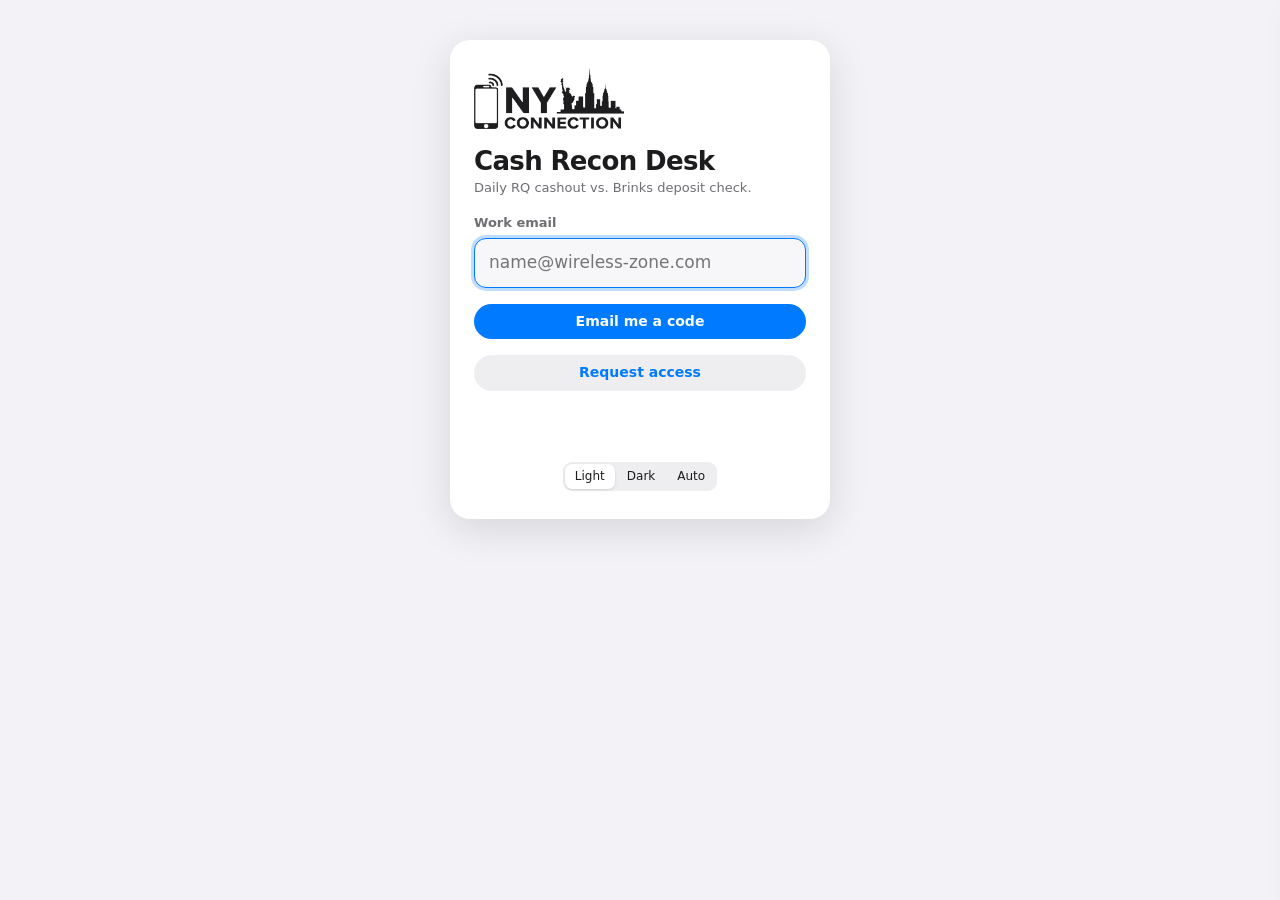
<file: index.html>
<!doctype html>
<html lang="en">
<head>
<meta charset="utf-8">
<meta name="viewport" content="width=device-width,initial-scale=1,maximum-scale=1,viewport-fit=cover">
<meta name="robots" content="noindex,nofollow">
<meta name="apple-mobile-web-app-capable" content="yes">
<meta name="apple-mobile-web-app-title" content="Cash Recon">
<title>Cash Recon Desk</title>
<link rel="icon" type="image/png" href="[data-uri]">
<style>
:root{
  --bg:#f2f2f7; --surface:#ffffff; --surface-2:#f7f7fa; --fill:rgba(118,118,128,.12);
  --fg:#1c1c1e; --muted:#6e6e73; --faint:#aeaeb2; --sep:rgba(60,60,67,.16);
  --accent:#007aff; --green:#34c759; --orange:#ff9500; --red:#ff3b30; --purple:#af52de; --teal:#30b0c7; --indigo:#5856d6;
  --material:rgba(246,246,250,.78); --shadow:0 10px 40px rgba(0,0,0,.12);
  --font:-apple-system,BlinkMacSystemFont,"SF Pro Text","SF Pro Display","Helvetica Neue",system-ui,sans-serif;
  --mono:ui-monospace,"SF Mono",Menlo,Consolas,monospace; --r-lg:14px; --r-md:10px;
}
@media (prefers-color-scheme:dark){:root:not([data-theme="light"]){
  --bg:#000; --surface:#1c1c1e; --surface-2:#2c2c2e; --fill:rgba(118,118,128,.24);
  --fg:#f5f5f7; --muted:#98989d; --faint:#636366; --sep:rgba(84,84,88,.55);
  --accent:#0a84ff; --green:#30d158; --orange:#ff9f0a; --red:#ff453a; --purple:#bf5af2; --teal:#40c8e0; --indigo:#5e5ce6;
  --material:rgba(28,28,30,.78); --shadow:0 10px 40px rgba(0,0,0,.55); color-scheme:dark}}
:root[data-theme="dark"]{
  --bg:#000; --surface:#1c1c1e; --surface-2:#2c2c2e; --fill:rgba(118,118,128,.24);
  --fg:#f5f5f7; --muted:#98989d; --faint:#636366; --sep:rgba(84,84,88,.55);
  --accent:#0a84ff; --green:#30d158; --orange:#ff9f0a; --red:#ff453a; --purple:#bf5af2; --teal:#40c8e0; --indigo:#5e5ce6;
  --material:rgba(28,28,30,.78); --shadow:0 10px 40px rgba(0,0,0,.55); color-scheme:dark}
:root{--logo:url("[data-uri]")}
*{box-sizing:border-box}
html,body{height:100%;margin:0}
html,body{overflow-x:hidden}
body{background:var(--bg);color:var(--fg);font-family:var(--font);font-size:15px;line-height:1.4;-webkit-font-smoothing:antialiased}
button{font:inherit;color:inherit;background:none;border:0;cursor:pointer;padding:0}
select,input,textarea{font:inherit;color:var(--fg)}
html,body{max-width:100%;overflow-x:hidden}
@media (max-width:760px){select,input,textarea{font-size:16px}}
:focus-visible{outline:3px solid color-mix(in srgb,var(--accent) 55%,transparent);outline-offset:2px;border-radius:8px}
.num{font-variant-numeric:tabular-nums}
.muted{color:var(--muted)}

.app{display:grid;grid-template-columns:250px minmax(0,1fr);min-height:100%}
.side{position:sticky;top:0;height:100vh;overflow:auto;background:var(--material);backdrop-filter:saturate(180%) blur(20px);-webkit-backdrop-filter:saturate(180%) blur(20px);
  border-right:1px solid var(--sep);padding:20px 12px;display:flex;flex-direction:column;gap:18px}
.nyc-logo{display:block;background:var(--fg);-webkit-mask:var(--logo) center/contain no-repeat;mask:var(--logo) center/contain no-repeat;aspect-ratio:520/211;flex:none}
.brand{display:flex;flex-direction:column;gap:8px;padding:4px 10px 2px}
.brand .nyc-logo{width:140px}
.brand-sub{font-size:12px;color:var(--muted);font-weight:600;letter-spacing:.02em}
.nav-h{font-size:12px;font-weight:600;color:var(--muted);padding:0 10px 6px}
.nav{display:flex;flex-direction:column;gap:2px}
.nav button{display:flex;align-items:center;gap:10px;padding:7px 10px;border-radius:9px;text-align:left;width:100%}
.nav button:hover{background:var(--fill)}
.nav button[aria-current="page"]{background:var(--accent);color:#fff}
.nav button[aria-current="page"] .cnt{color:rgba(255,255,255,.85)}
.nav .lbl{flex:1;min-width:0;white-space:nowrap;overflow:hidden;text-overflow:ellipsis}
.cnt{font-size:13px;color:var(--muted)}
.cnt.bad{color:var(--red);font-weight:600}
.ico{width:26px;height:26px;border-radius:7px;display:grid;place-items:center;color:#fff;flex:none}
.ico svg{width:15px;height:15px}
.side-foot{margin-top:auto;padding:10px;font-size:12px;color:var(--muted);display:flex;flex-direction:column;gap:8px}

main{min-width:0;padding:28px max(16px,env(safe-area-inset-right,0px)) 64px max(16px,env(safe-area-inset-left,0px))}
.wrap{max-width:1240px;margin:0 auto;display:flex;flex-direction:column;gap:20px}
.wrap>*{min-width:0}
.top{display:flex;align-items:flex-end;justify-content:space-between;gap:16px;flex-wrap:wrap}
.eyebrow{font-size:13px;font-weight:600;color:var(--muted)}
h1{font-size:34px;line-height:1.1;letter-spacing:-.025em;margin:2px 0 0;font-weight:700}
h2{font-size:20px;letter-spacing:-.015em;margin:0;font-weight:650}
h3{font-size:15px;margin:0;font-weight:650}
.sub{color:var(--muted);margin:4px 0 0}
.banner{background:color-mix(in srgb,var(--orange) 13%,var(--surface));border-radius:var(--r-lg);padding:10px 14px;font-size:14px}

.daynav{display:flex;align-items:center;gap:6px}
.iconbtn{width:34px;height:34px;border-radius:50%;background:var(--fill);display:grid;place-items:center;color:var(--accent)}
.iconbtn[disabled]{opacity:.35;cursor:default}
.iconbtn svg{width:16px;height:16px}
.datesel{background:var(--fill);border:0;border-radius:999px;padding:7px 12px;font-weight:600}

.tiles{display:grid;grid-template-columns:repeat(5,minmax(0,1fr));gap:12px}
.tile{background:var(--surface);border-radius:var(--r-lg);padding:14px;display:flex;flex-direction:column;gap:8px;text-align:left;border:2px solid transparent}
.tile:hover{box-shadow:0 0 0 1px var(--sep)}
.tile[aria-pressed="true"]{border-color:var(--accent)}
.tile .big{font-size:28px;font-weight:700;letter-spacing:-.02em;line-height:1}
.tile .lab{font-weight:600;font-size:14px;display:flex;align-items:center;gap:6px}
.tile .meta{font-size:12px;color:var(--muted)}
.sw{width:9px;height:9px;border-radius:3px;flex:none}

.card{background:var(--surface);border-radius:var(--r-lg);padding:14px}
.trend{display:flex;flex-direction:column;gap:8px}
.trend-h{display:flex;justify-content:space-between;align-items:baseline;gap:8px;flex-wrap:wrap}
.trend svg{width:100%;height:84px;display:block;overflow:visible}
.tcall{display:inline-flex;align-items:center;gap:6px;background:var(--fg);color:var(--bg);font-size:12px;font-weight:600;padding:4px 10px;border-radius:8px;white-space:nowrap;font-variant-numeric:tabular-nums}
.tcall-d{opacity:.65;font-weight:500}
.tsub{color:var(--muted);font-weight:500}
@media (max-width:860px){.tcall-d,.tsub{display:none}}
.trend .legend{display:flex;gap:14px;font-size:12px;color:var(--muted);flex-wrap:wrap}
.trend .legend span{display:inline-flex;align-items:center;gap:5px}

.toolbar{display:flex;gap:10px;flex-wrap:wrap;align-items:center}
.seg{display:inline-flex;background:var(--fill);border-radius:9px;padding:2px;gap:2px;flex-wrap:wrap}
.seg button{padding:5px 12px;border-radius:7px;font-size:13px;font-weight:500;white-space:nowrap}
.seg button[aria-pressed="true"]{background:var(--surface);box-shadow:0 1px 3px rgba(0,0,0,.12)}
.search{flex:1;min-width:180px;display:flex;align-items:center;gap:6px;background:var(--fill);border-radius:10px;padding:7px 10px}
.search input{border:0;background:none;outline:0;width:100%}
.search svg{width:15px;height:15px;color:var(--muted);flex:none}
.pick{background:var(--fill);border:0;border-radius:10px;padding:7px 10px;max-width:200px}

.tbl{background:var(--surface);border-radius:var(--r-lg);overflow:hidden}
.th,.tr{display:grid;grid-template-columns:minmax(0,1.6fr) minmax(0,1fr) 92px 92px 92px 150px;gap:12px;align-items:center;padding:10px 14px}
.th{font-size:12px;font-weight:600;color:var(--muted);box-shadow:inset 0 -1px 0 var(--sep)}
.th .r,.tr .r{text-align:right}
.tr{width:100%;text-align:left;cursor:pointer}
.tr+.tr{box-shadow:inset 0 1px 0 var(--sep)}
.tr:hover{background:var(--surface-2)}
.tr.sel{background:color-mix(in srgb,var(--accent) 12%,var(--surface))}
.st{min-width:0}
.st b{display:block;white-space:nowrap;overflow:hidden;text-overflow:ellipsis;font-weight:600}
.st small{display:block;color:var(--muted);font-size:12px;white-space:nowrap;overflow:hidden;text-overflow:ellipsis}
.dm{color:var(--muted);font-size:13px;white-space:nowrap;overflow:hidden;text-overflow:ellipsis}
.neg{color:var(--red)} .pos{color:var(--purple)}
.cell-st{display:flex;justify-content:flex-end;gap:6px;align-items:center}
.pill{font-size:12px;font-weight:600;padding:2px 8px;border-radius:999px;white-space:nowrap}
.p-missing{background:color-mix(in srgb,var(--red) 16%,transparent);color:var(--red)}
.p-short{background:color-mix(in srgb,var(--orange) 18%,transparent);color:var(--orange)}
.p-over{background:color-mix(in srgb,var(--purple) 16%,transparent);color:var(--purple)}
.p-bonly{background:color-mix(in srgb,var(--teal) 18%,transparent);color:var(--teal)}
.p-minor{background:var(--fill);color:var(--muted)}
.p-ok{background:color-mix(in srgb,var(--green) 18%,transparent);color:var(--green)}
.p-none{background:none;color:var(--faint)}
.adjdot{width:7px;height:7px;border-radius:50%;background:var(--accent);flex:none}
.empty{padding:36px 16px;text-align:center;color:var(--muted)}
.empty b{display:block;color:var(--fg);font-size:16px;margin-bottom:4px}
.group-h{display:flex;justify-content:space-between;align-items:baseline;padding:0 4px;gap:8px;margin-bottom:8px}
.group-h span{font-size:13px;color:var(--muted)}

/* Sheet */
.scrim{position:fixed;inset:0;background:rgba(0,0,0,.32);z-index:40;opacity:0;pointer-events:none;transition:opacity .2s}
.scrim.on{opacity:1;pointer-events:auto}
.sheet{position:fixed;top:0;right:0;bottom:0;width:min(480px,100%);z-index:50;background:var(--bg);box-shadow:var(--shadow);
  transform:translateX(105%);transition:transform .28s cubic-bezier(.2,.8,.2,1);display:flex;flex-direction:column}
.sheet.on{transform:none}
.sh-head{display:flex;justify-content:space-between;align-items:center;padding:14px 16px 6px;gap:8px}
.sh-body{overflow:auto;padding:4px 16px 28px;display:flex;flex-direction:column;gap:16px}
.sh-body>*{flex-shrink:0}
.kv{background:var(--surface);border-radius:var(--r-lg);overflow:hidden}
.kv-row{display:grid;grid-template-columns:110px minmax(0,1fr);gap:10px;padding:9px 12px;position:relative;align-items:start}
.kv-row+.kv-row::before{content:"";position:absolute;top:0;left:12px;right:0;border-top:1px solid var(--sep)}
.kv-k{color:var(--muted);font-size:13px;padding-top:1px}
.kv-v{overflow-wrap:anywhere}
.mini{background:var(--surface);border-radius:var(--r-lg);overflow:hidden;font-size:13px}
.mini-r{display:grid;grid-template-columns:minmax(0,1fr) auto;gap:4px 10px;padding:8px 12px}
.mini-r+.mini-r{box-shadow:inset 0 1px 0 var(--sep)}
.mini-r small{color:var(--muted);grid-column:1/-1}
.hist{display:flex;gap:3px;align-items:flex-end;height:44px;padding:4px 0}
.hist i{flex:1;border-radius:2px;min-height:3px;cursor:pointer}
.form{background:var(--surface);border-radius:var(--r-lg);padding:12px;display:flex;flex-direction:column;gap:10px}
.form label{font-size:13px;color:var(--muted);font-weight:600;display:flex;flex-direction:column;gap:5px}
.form input,.form select,.form textarea{border:1px solid var(--sep);background:var(--surface-2);border-radius:10px;padding:9px 10px;outline:0}
.form textarea{min-height:64px;resize:vertical}
.form .row2{display:grid;grid-template-columns:140px minmax(0,1fr);gap:10px}
.quick{display:flex;gap:6px;flex-wrap:wrap}
.quick button{font-size:12px;padding:4px 9px;border-radius:999px;background:var(--fill);color:var(--accent);font-weight:600}
.btn{display:inline-flex;align-items:center;justify-content:center;gap:6px;padding:8px 14px;border-radius:999px;background:var(--fill);color:var(--accent);font-weight:600;font-size:14px;white-space:nowrap}
.btn.primary{background:var(--accent);color:#fff}
.btn[disabled]{opacity:.45;cursor:default}
.err{color:var(--red);font-size:13px;min-height:1em}
.upd{position:fixed;top:calc(10px + env(safe-area-inset-top));left:50%;transform:translateX(-50%);background:var(--surface);color:var(--muted);border:1px solid var(--sep);box-shadow:var(--shadow);padding:5px 12px;border-radius:999px;font-size:12px;font-weight:600;z-index:55;opacity:0;transition:opacity .2s;pointer-events:none}
.upd.on{opacity:1}
.toast{position:fixed;left:50%;bottom:24px;transform:translate(-50%,20px);background:var(--fg);color:var(--bg);padding:9px 16px;border-radius:999px;font-weight:600;font-size:14px;opacity:0;transition:.2s;z-index:60;pointer-events:none}
.toast.on{opacity:1;transform:translate(-50%,0)}

/* Login */
.login{min-height:100%;display:grid;grid-template-columns:minmax(0,1fr);place-items:center;padding:40px 16px}
.login-card{width:min(380px,100%);min-width:0;overflow-wrap:anywhere;background:var(--surface);border-radius:20px;padding:28px 24px;display:flex;flex-direction:column;gap:16px;box-shadow:var(--shadow)}
.login-card .nyc-logo{width:150px}
.login-card h1{font-size:26px}
.field{display:flex;flex-direction:column;gap:6px}
.field label{font-size:13px;color:var(--muted);font-weight:600}
.field input{font-size:17px;padding:12px 14px;border-radius:12px;border:1px solid var(--sep);background:var(--surface-2);outline:0}
.field input:focus{border-color:var(--accent);box-shadow:0 0 0 3px color-mix(in srgb,var(--accent) 25%,transparent)}
.field input.code{letter-spacing:.4em;text-align:center;font-size:24px;font-variant-numeric:tabular-nums}
.fine{font-size:13px;color:var(--muted);margin:0}

.mbar{display:none}
@media (max-width:860px){
  .app{grid-template-columns:minmax(0,1fr)}
  .side{display:none}
  main{padding-top:12px}
  .mbar{display:flex;align-items:center;justify-content:space-between;gap:8px;min-height:44px}
  .tiles{grid-template-columns:repeat(2,minmax(0,1fr))}
  .tiles .tile:first-child{grid-column:1/-1}
  h1{font-size:28px}
  .th{display:none}
  .tr{grid-template-columns:minmax(0,1fr) auto;gap:2px 10px}
  .tr .dm,.tr .c-rq,.tr .c-br{display:none}
  .tr .c-diff{grid-row:2;grid-column:2;font-size:13px}
  .tr .cell-st{grid-row:1;grid-column:2}
  .tr .st{grid-row:1/3}
  .sheet{top:auto;left:0;width:100%;height:92%;border-radius:14px 14px 0 0;transform:translateY(105%)}
  .pick{max-width:150px}
}
/* v2 */
.tiles.t4{grid-template-columns:repeat(4,minmax(0,1fr))}
@media (max-width:860px){.tiles.t4{grid-template-columns:repeat(2,minmax(0,1fr))}.tiles.t4 .tile:first-child{grid-column:auto}}
.mtheme{display:none}
.theme-seg button{padding:4px 10px;font-size:12px}
/* Mobile menu: iOS Settings-style sheet */
.mmenu{display:flex;align-items:center;gap:6px;color:var(--accent);font-size:17px;padding:8px 8px 8px 0;min-height:44px}
.mmenu svg{width:22px;height:22px}
.mopen{display:flex;align-items:center;gap:6px;color:var(--red);font-size:15px;font-weight:600;min-height:44px;padding:0 0 0 8px}
.mopen .badge{background:var(--red);color:#fff;min-width:22px;height:22px;border-radius:11px;padding:0 7px;display:inline-flex;align-items:center;justify-content:center;font-size:13px}
.msh .sh-body{gap:22px}
.mgrab{width:36px;height:5px;border-radius:3px;background:var(--faint);margin:8px auto 0;opacity:.7}
.mgrp{background:var(--surface);border-radius:10px;overflow:hidden}
.mgrp-h{font-size:13px;color:var(--muted);text-transform:uppercase;letter-spacing:.02em;margin:0 0 6px 16px}
.mrow{display:flex;align-items:center;gap:12px;width:100%;padding:0 0 0 16px;text-align:left;font-size:17px;color:var(--fg)}
.mrow .in{flex:1;display:flex;align-items:center;justify-content:space-between;gap:8px;min-height:46px;padding-right:14px;border-bottom:.5px solid var(--sep);min-width:0}
.mrow:last-child .in{border-bottom:0}
.mrow[aria-current="page"]{background:color-mix(in srgb,var(--accent) 10%,var(--surface))}
.mrow .ico{width:29px;height:29px}
.mrow .ico svg{width:17px;height:17px}
.mdet{color:var(--muted);display:flex;align-items:center;gap:6px;font-size:16px;white-space:nowrap}
.mdet .badge{background:var(--red);color:#fff;min-width:24px;height:24px;border-radius:12px;padding:0 7px;display:inline-flex;align-items:center;justify-content:center;font-size:14px;font-weight:600}
.mdet .chk{color:var(--accent);display:flex}.mdet .chk svg{width:16px;height:16px}
.mchev{color:var(--faint);display:flex}.mchev svg{width:14px;height:14px}
.mav{width:44px;height:44px;border-radius:22px;background:var(--accent);color:#fff;font-weight:600;display:flex;align-items:center;justify-content:center;flex:none;margin:8px 0}
.mout{width:100%;min-height:46px;color:var(--red);font-size:17px}
.mfoot{text-align:center;font-size:13px;color:var(--muted);margin-top:-8px}
.p-combo{background:color-mix(in srgb,var(--indigo) 16%,transparent);color:var(--indigo)}
.lockbar{display:flex;gap:12px;align-items:center;justify-content:space-between;background:var(--surface);border-radius:var(--r-lg);padding:10px 14px;font-size:14px;color:var(--muted);flex-wrap:wrap}
.lockbar.on{background:color-mix(in srgb,var(--accent) 10%,var(--surface));color:var(--fg)}
.suggest{display:flex;gap:10px;align-items:center;justify-content:space-between;flex-wrap:wrap;background:color-mix(in srgb,var(--green) 12%,var(--surface-2));border-radius:10px;padding:10px;font-size:13px}
.days{display:flex;flex-direction:column;gap:6px}
.days label{flex-direction:row!important;align-items:center;gap:8px!important;color:var(--fg)!important;font-weight:500!important;font-size:14px!important}
.days.dow{flex-direction:row;flex-wrap:wrap;gap:12px}
.chip{background:var(--fill);border-radius:999px;padding:5px 11px;font-size:13px;font-weight:500}
.th.safe-g,.tr.safe-g{grid-template-columns:minmax(0,1.5fr) 150px 50px 100px 80px minmax(110px,.8fr) minmax(120px,1fr)}
.meter{display:flex;flex-direction:column;gap:3px}
.meter i{display:block;height:6px;border-radius:3px;max-width:100%}
.meter{background:none}
.meter::before{content:"";display:block;height:6px;border-radius:3px;background:var(--fill);margin-bottom:-9px}
.meter small{font-size:11px;color:var(--muted)}
.tr.score-g{grid-template-columns:minmax(0,1.3fr) minmax(120px,1fr) 40px minmax(0,1.3fr)}
.sbar{display:flex;height:8px;border-radius:4px;background:var(--fill);overflow:hidden}
.sbar i{display:block;height:100%}
.cal{display:grid;grid-template-columns:repeat(7,minmax(0,1fr));gap:6px}
.cal .dow{font-size:12px;color:var(--muted);font-weight:600;text-align:center}
.cal-d{position:relative;aspect-ratio:1.7;border-radius:10px;background:color-mix(in srgb,var(--c,var(--fill)) 18%,var(--surface-2));border-left:3px solid var(--c,transparent);text-align:left;padding:6px 7px;display:flex;flex-direction:column;justify-content:space-between;min-width:0}
.cal-d b{font-size:13px}.cal-d small{font-size:11px;color:var(--c,var(--muted));font-weight:600;white-space:nowrap;overflow:hidden;text-overflow:ellipsis}
.cal-d.none{opacity:.45;cursor:default;background:var(--surface-2)}
.cal-d .lk{position:absolute;top:4px;right:5px;font-size:10px;font-style:normal}
.req{display:flex;gap:14px;align-items:center;justify-content:space-between;padding:12px 14px;flex-wrap:wrap}
.req+.req{box-shadow:inset 0 1px 0 var(--sep)}
.req .st{flex:1;min-width:220px}
.req-a{display:flex;gap:8px;align-items:center;flex-wrap:wrap}
.req-a select,.req-a input{border:1px solid var(--sep);background:var(--surface-2);border-radius:10px;padding:7px 9px;min-width:0}
.perm .pr{display:grid;grid-template-columns:minmax(0,2fr) repeat(5,minmax(0,1fr));gap:8px;padding:9px 14px;font-size:13px;align-items:center}
.perm .pr+.pr{box-shadow:inset 0 1px 0 var(--sep)}
.perm .ph{font-weight:600;color:var(--muted);font-size:12px}
.perm .yes{color:var(--green);font-weight:700}.perm .no{color:var(--faint)}.perm .part{color:var(--accent);font-weight:600}
@media (max-width:860px){
  .th.safe-g{display:none}
  .tr.safe-g{grid-template-columns:minmax(0,1fr) auto}
  .tr.safe-g>span:nth-child(3),.tr.safe-g>span:nth-child(5){display:none}
  .tr.safe-g>span:nth-child(1){grid-column:1;grid-row:1}
  .tr.safe-g>span:nth-child(4){grid-column:2;grid-row:1}
  .tr.safe-g>span:nth-child(2){grid-column:1;grid-row:2;display:block}
  .tr.safe-g>span:nth-child(6){grid-column:2;grid-row:2;justify-content:flex-end!important}
  .tr.safe-g>span:nth-child(7){grid-column:1/-1;grid-row:3}
  .tr.score-g{grid-template-columns:minmax(0,1fr) 40px}
  .tr.score-g .sbar,.tr.score-g .dm{grid-column:1/-1}
  .tr.score-g .dm{display:block}
  .perm .pr{grid-template-columns:minmax(0,1.6fr) repeat(5,minmax(0,1fr));font-size:11px;padding:8px 10px;gap:4px}
  .cal-d{aspect-ratio:auto;min-height:48px;padding:4px}
  .cal-d small{font-size:9px}
}
/* ---------- v3: To do / DM board / Heatmap ---------- */
.prog{height:6px;border-radius:3px;background:var(--fill);overflow:hidden}.prog i{display:block;height:100%;background:var(--green);border-radius:3px}
.chips{display:flex;gap:6px;flex-wrap:wrap;align-items:center}
.chip{border:0;background:var(--surface);color:var(--fg);border-radius:999px;padding:7px 12px;font:inherit;font-size:13px;font-weight:500;cursor:pointer;min-height:34px;display:inline-flex;gap:6px;align-items:center}
.chip[aria-pressed="true"]{background:var(--fg);color:var(--bg)}
.chip .n{font-variant-numeric:tabular-nums;opacity:.7}
.todo{display:grid;grid-template-columns:minmax(0,1fr);gap:16px;align-items:start}
.tlist{background:var(--surface);border-radius:var(--r-lg);overflow:hidden}
.tlist-h{padding:10px 14px 6px;font-size:12px;font-weight:600;color:var(--muted);letter-spacing:.02em}
.ti{display:flex;width:100%;gap:12px;align-items:center;justify-content:space-between;padding:12px 14px;border:0;border-top:1px solid var(--sep);background:none;text-align:left;font:inherit;color:inherit;cursor:pointer;min-height:62px}
.ti:first-of-type{border-top:0}.ti:hover{background:var(--surface-2)}
.ti.sel{background:color-mix(in srgb,var(--accent) 10%,var(--surface));box-shadow:inset 3px 0 0 var(--accent)}
.ti-l{display:flex;flex-direction:column;gap:3px;min-width:0}.ti-l b{font-size:15px}
.ti-l small{font-size:12px;color:var(--muted);white-space:nowrap;overflow:hidden;text-overflow:ellipsis}
.ti-r{display:flex;flex-direction:column;align-items:flex-end;gap:5px;flex:none}.ti-r b{font-size:15px}
.rep{color:var(--red);font-weight:600}
.pane{display:none}
.kbd{font-size:12px;color:var(--muted)}.kbd kbd{font:inherit;font-weight:600;background:var(--fill);border-radius:5px;padding:1px 6px}
@media (min-width:1000px){
  .todo{grid-template-columns:minmax(300px,390px) minmax(0,1fr)}
  .pane{display:flex;flex-direction:column;border:1px solid var(--sep);border-radius:var(--r-lg);position:sticky;top:16px;max-height:calc(100vh - 32px);overflow:auto;background:var(--bg)}
  .pane .sh-body{overflow:visible}
  .pane [data-close]{display:none}
  .pane .suggest{font-size:14px;padding:14px;border:1px solid color-mix(in srgb,var(--green) 35%,transparent)}
  .pane .suggest::before{content:"Suggested fix";display:block;width:100%;font-weight:700;color:var(--green);font-size:12px;letter-spacing:.03em;text-transform:uppercase}
}
.dmgrid{display:grid;grid-template-columns:repeat(auto-fill,minmax(300px,1fr));gap:14px}
.dmc{background:var(--surface);border-radius:var(--r-lg);padding:16px;display:flex;flex-direction:column;gap:12px;border-top:4px solid var(--c,var(--green))}
.dmc-h{display:flex;align-items:center;gap:12px}
.av{width:40px;height:40px;border-radius:20px;background:var(--fill);font-weight:700;font-size:14px;display:flex;align-items:center;justify-content:center;flex:none}
.dmc-n{flex:1;min-width:0;display:flex;flex-direction:column;gap:2px}.dmc-n b{font-size:16px;overflow:hidden;text-overflow:ellipsis;white-space:nowrap}.dmc-n small{font-size:12px;color:var(--muted)}
.dmc-a{display:flex;flex-direction:column;align-items:flex-end}.dmc-a b{font-size:18px}.dmc-a small{font-size:11px;color:var(--muted)}
.schips{display:flex;flex-wrap:wrap;gap:6px}
.sc{border:0;font:inherit;font-size:12px;font-weight:600;padding:5px 8px;border-radius:7px;cursor:pointer;background:color-mix(in srgb,var(--k) 16%,var(--surface));color:color-mix(in srgb,var(--k) 75%,var(--fg))}
.sc.clean{cursor:default}
.dmc-f{display:flex;justify-content:space-between;align-items:center;gap:10px;border-top:1px solid var(--sep);padding-top:10px;font-size:13px;color:var(--muted)}
.heat{background:var(--surface);border-radius:var(--r-lg);overflow-x:auto}
.heat table{border-collapse:collapse;width:100%;min-width:760px;font-size:13px}
.heat th{font-size:12px;font-weight:600;color:var(--muted);text-align:center;padding:10px 4px;position:sticky;top:0;background:var(--surface)}
.heat th:first-child,.heat td:first-child{text-align:left;padding-left:14px;position:sticky;left:0;background:var(--surface);z-index:1}
.heat td{padding:3px;border-top:1px solid var(--sep)}
.heat td.st b{display:block;font-size:14px}.heat td.st small{color:var(--muted);font-size:11px}
.heat td.amt{text-align:right;padding-right:14px;font-weight:700;white-space:nowrap}
.hc{width:100%;min-width:46px;height:34px;border:0;border-radius:7px;font:inherit;font-size:11px;font-weight:600;cursor:pointer;background:color-mix(in srgb,var(--k) 22%,var(--surface));color:color-mix(in srgb,var(--k) 70%,var(--fg))}
.hc.solid{background:var(--k);color:#fff}
.hc.none{background:var(--fill);color:var(--faint);cursor:default}
.hlegend{display:flex;gap:14px;flex-wrap:wrap;font-size:12px;color:var(--muted)}.hlegend i{display:inline-block;width:12px;height:12px;border-radius:3px;vertical-align:-2px;margin-right:5px}
.sp-grid{display:grid;grid-template-columns:minmax(0,1fr);gap:16px;align-items:start}
@media (min-width:1000px){.sp-grid{grid-template-columns:minmax(0,1fr) 360px}}
.sp-aside{display:flex;flex-direction:column;gap:14px}
.sp-days{background:var(--surface);border-radius:var(--r-lg);overflow:hidden}
.sp-h,.sp-r{display:grid;grid-template-columns:92px minmax(0,1fr) minmax(0,1fr) 96px 118px;gap:10px;align-items:center;padding:10px 14px}
.sp-h{font-size:12px;font-weight:600;color:var(--muted);border-bottom:1px solid var(--sep)}
.sp-r{width:100%;border:0;border-top:1px solid var(--sep);background:none;font:inherit;color:inherit;text-align:left;cursor:pointer;min-height:48px}
.sp-r:first-of-type{border-top:0}.sp-r:hover{background:var(--surface-2)}
.sp-r .bar{display:flex;align-items:center;gap:8px;font-size:13px;min-width:0}
.sp-r .bar i{height:9px;border-radius:5px;flex:none}
.sp-r .cell-st{justify-self:end}
@media (max-width:760px){.sp-h{display:none}.sp-r{grid-template-columns:72px minmax(0,1fr) auto;row-gap:4px}.sp-r .b-rq,.sp-r .b-br{grid-column:2}.sp-r .b-rq{grid-row:1}.sp-r .b-br{grid-row:2}.sp-r .c-d{grid-column:3;grid-row:1;text-align:right}.sp-r .cell-st{grid-column:3;grid-row:2}.sp-r>b{grid-row:1/3}}
.fix{background:color-mix(in srgb,var(--accent) 9%,var(--surface));border:1px solid color-mix(in srgb,var(--accent) 30%,transparent);border-radius:var(--r-lg);padding:16px;display:flex;flex-direction:column;gap:10px;font-size:14px}
.fix h3{margin:0;font-size:15px}
.fix.ok{background:color-mix(in srgb,var(--green) 10%,var(--surface));border-color:color-mix(in srgb,var(--green) 30%,transparent)}
.backlink{border:0;background:none;color:var(--accent);font:inherit;font-weight:600;font-size:14px;cursor:pointer;padding:6px 0;align-self:flex-start}
@media (prefers-reduced-motion:reduce){.sheet,.scrim,.toast{transition:none}}
</style>
</head>
<body>
<div id="root"></div>
<div class="scrim" id="scrim"></div>
<aside class="sheet" id="sheet" role="dialog" aria-modal="true" aria-labelledby="sh-t"></aside>
<div class="toast" id="toast" role="status"></div>
<div class="upd" id="upd" aria-live="polite">Updating…</div>
<script>
const API_URL = "https://script.google.com/macros/s/AKfycbxam-F_3keAk2SmdAxlfKPFAqY-6LLxfGVT_yR3nqXU0IpoSP5UsMVOhexhN2cwZq8Tcg/exec";
const TOKEN_KEY = "crd.session";
const THEME_KEY = "crd.theme";
function getTheme(){ try{ return localStorage.getItem(THEME_KEY)||"light"; }catch(e){ return "light"; } }
function applyTheme(t){ if(t==="auto") document.documentElement.removeAttribute("data-theme"); else document.documentElement.setAttribute("data-theme",t); }
function setTheme(t){ try{ localStorage.setItem(THEME_KEY,t); }catch(e){} applyTheme(t); document.querySelectorAll("[data-theme-set]").forEach(b=>b.setAttribute("aria-pressed",b.dataset.themeSet===t)); }
function themeSeg(){ const t=getTheme(); return `<div class="seg theme-seg" role="group" aria-label="Appearance">${[["light","Light"],["dark","Dark"],["auto","Auto"]].map(([k,l])=>`<button type="button" data-theme-set="${k}" aria-pressed="${t===k}">${l}</button>`).join("")}</div>`; }
document.addEventListener("click",e=>{ const b=e.target.closest&&e.target.closest("[data-theme-set]"); if(b) setTheme(b.dataset.themeSet); });
applyTheme(getTheme());

const STATUS = {
  "MISSING DEPOSIT":{cls:"p-missing",label:"Missing deposit",color:"var(--red)",open:1},
  "SHORT":{cls:"p-short",label:"Short",color:"var(--orange)",open:1},
  "OVER":{cls:"p-over",label:"Over",color:"var(--purple)",open:1},
  "BRINKS ONLY":{cls:"p-bonly",label:"Bag, no cashout",color:"var(--teal)",open:1},
  "MINOR":{cls:"p-ok",label:"Match · coins",color:"var(--green)"},
  "MATCH (coins)":{cls:"p-ok",label:"Match · coins",color:"var(--green)"},
  "MATCH":{cls:"p-ok",label:"Match",color:"var(--green)"},
  "MATCH ($0 day)":{cls:"p-ok",label:"$0 day",color:"var(--green)"},
  "NO ACTIVITY":{cls:"p-none",label:"No activity",color:"var(--faint)"}
};
const FILTERS = [["open","Open"],["missing","Missing"],["short","Short"],["over","Over"],["bonly","Bag, no cashout"],["ok","Matched"],["all","All"]];
const IC = {
  day:'<svg viewBox="0 0 24 24" fill="none" stroke="currentColor" stroke-width="2.2" stroke-linecap="round" stroke-linejoin="round"><rect x="3" y="5" width="18" height="16" rx="3"/><path d="M3 10h18M8 3v4M16 3v4"/></svg>',
  open:'<svg viewBox="0 0 24 24" fill="none" stroke="currentColor" stroke-width="2.2" stroke-linecap="round" stroke-linejoin="round"><path d="M12 8v5M12 16.5v.5"/><path d="M10.3 3.9 2.5 17.5A2 2 0 0 0 4.2 20.5h15.6a2 2 0 0 0 1.7-3L13.7 3.9a2 2 0 0 0-3.4 0z"/></svg>',
  store:'<svg viewBox="0 0 24 24" fill="none" stroke="currentColor" stroke-width="2.2" stroke-linecap="round" stroke-linejoin="round"><path d="M4 10v10h16V10M3 10l2-6h14l2 6M9 20v-6h6v6"/></svg>',
  team:'<svg viewBox="0 0 24 24" fill="none" stroke="currentColor" stroke-width="2.2" stroke-linecap="round" stroke-linejoin="round"><circle cx="9" cy="8" r="3.5"/><path d="M2.5 20c.8-3.5 3.4-5.5 6.5-5.5s5.7 2 6.5 5.5M16 4.5a3.5 3.5 0 0 1 0 7M21.5 20c-.5-2.6-2-4.4-4-5.1"/></svg>',
  prev:'<svg viewBox="0 0 24 24" fill="none" stroke="currentColor" stroke-width="2.6" stroke-linecap="round" stroke-linejoin="round"><path d="M15 5l-7 7 7 7"/></svg>',
  next:'<svg viewBox="0 0 24 24" fill="none" stroke="currentColor" stroke-width="2.6" stroke-linecap="round" stroke-linejoin="round"><path d="M9 5l7 7-7 7"/></svg>',
  x:'<svg viewBox="0 0 24 24" fill="none" stroke="currentColor" stroke-width="2.6" stroke-linecap="round"><path d="M6 6l12 12M18 6 6 18"/></svg>',
  safe:'<svg viewBox="0 0 24 24" fill="none" stroke="currentColor" stroke-width="2.2" stroke-linecap="round" stroke-linejoin="round"><rect x="3" y="4" width="18" height="16" rx="2"/><circle cx="12" cy="12" r="3.5"/><path d="M12 8.5V7M15.5 12H17M7 20v1.5M17 20v1.5"/></svg>',
  score:'<svg viewBox="0 0 24 24" fill="none" stroke="currentColor" stroke-width="2.4" stroke-linecap="round"><path d="M5 20V11M12 20V5M19 20v-7"/></svg>',
  export:'<svg viewBox="0 0 24 24" fill="none" stroke="currentColor" stroke-width="2.2" stroke-linecap="round" stroke-linejoin="round"><path d="M12 3v12M7 10l5 5 5-5M4 20h16"/></svg>',
  todo:'<svg viewBox="0 0 24 24" fill="none" stroke="currentColor" stroke-width="2.4" stroke-linecap="round" stroke-linejoin="round"><path d="M4 6.5l2 2 3.5-3.5M4 15.5l2 2 3.5-3.5M13 7h7M13 16h7"/></svg>',
  grid:'<svg viewBox="0 0 24 24" fill="none" stroke="currentColor" stroke-width="2.2" stroke-linejoin="round"><rect x="3" y="3" width="7.5" height="7.5" rx="1.5"/><rect x="13.5" y="3" width="7.5" height="7.5" rx="1.5"/><rect x="3" y="13.5" width="7.5" height="7.5" rx="1.5"/><rect x="13.5" y="13.5" width="7.5" height="7.5" rx="1.5"/></svg>',
  search:'<svg viewBox="0 0 24 24" fill="none" stroke="currentColor" stroke-width="2.4" stroke-linecap="round"><circle cx="11" cy="11" r="7"/><path d="M20 20l-4-4"/></svg>'
};

const S = { token:null, me:null, boot:null, days:{}, staleDays:{}, view:"todo", date:null, filter:"open", q:"", dm:"", co:"", sel:null, store:null, users:null, loading:false, err:null };
const $ = id => document.getElementById(id);
const esc = s => String(s==null?"":s).replace(/[&<>"']/g,c=>({"&":"&amp;","<":"&lt;",">":"&gt;",'"':"&quot;","'":"&#39;"}[c]));
const money = (n,sign) => { n=Number(n)||0; const s=Math.abs(n).toLocaleString("en-US",{minimumFractionDigits:2,maximumFractionDigits:2}); return (n<0?"−$":(sign&&n>0?"+$":"$"))+s; };
const dayLabel = (d,long) => { const x=new Date(d+"T12:00:00"); return x.toLocaleDateString("en-US",long?{weekday:"long",month:"long",day:"numeric"}:{weekday:"short",month:"numeric",day:"numeric"}); };
const baseStatus = r => String(r.finalStatus||r.status).replace(/ \(adj\)$/,"");
const isOpen = r => !/RESOLVED/.test(r.finalStatus) && !!(STATUS[baseStatus(r)]||{}).open;
function pill(r){
  const fs=String(r.finalStatus||r.status);
  const ar=String(r.adjReason||"");
  if(/Combined deposit/.test(ar)) return `<span class="pill p-combo">Combined${/RESOLVED/.test(fs)?"":" · "+esc((STATUS[baseStatus(r)]||{}).label||"")}</span>`;
  if(/Matched extra deposit/.test(ar)&&/RESOLVED/.test(fs)) return `<span class="pill p-ok">Matched</span>`;
  if(/RESOLVED \(manual\)/.test(fs)) return `<span class="pill p-ok">Resolved</span>`;
  if(/RESOLVED/.test(fs)) return `<span class="pill p-ok">Late drop · nets $0</span>`;
  const s=STATUS[baseStatus(r)]||{cls:"p-minor",label:fs};
  return `<span class="pill ${s.cls}">${esc(s.label)}${/\(adj\)/.test(fs)?" · adj":""}</span>`;
}
function toast(m){ const t=$("toast"); t.textContent=m; t.classList.add("on"); clearTimeout(t._h); t._h=setTimeout(()=>t.classList.remove("on"),2200); }

/* ---------- API ---------- */
async function api(action,payload){
  if(!/^https:\/\/script\.google\.com\//.test(API_URL)) return {ok:false,error:"not_configured"};
  const waits=[2000,5000,10000,15000,20000];   // "busy" = the recon engine is writing for a few seconds: retry, keep the user's input
  for(let k=0;;k++){
    let j;
    try{
      const res=await fetch(API_URL,{method:"POST",body:JSON.stringify(Object.assign({action,token:S.token},payload||{}))});
      j=await res.json();
    }catch(e){ return {ok:false,error:"network"}; }
    if(j && j.error==="signed_out"){ signOut("Your session ended. Sign in again."); }
    if(!(j && j.error==="busy") || k>=waits.length) return j;
    toast("Recon is updating. Saving automatically…");
    await new Promise(r=>setTimeout(r,waits[k]));
  }
}
const errText = r => ({not_configured:"The dashboard isn't connected to its backend yet.",network:"Couldn't reach the server. Check your connection.",
  read_only:"Your access is view-only.",reason_required:"Add a reason for the adjustment.",bad_amount:"Enter a valid amount.",
  admin_only:"Only admins can do that.",day_locked:"That day is closed. An admin has to reopen it first.",no_extra:"There's no extra amount on this day to move.",
  pick_days:"Pick at least one earlier day.",nothing_to_move:"Those days have nothing open to cover.",not_allowed:"That store isn't in your access.",bad_date:"Pick a valid date.",cant_remove_self:"You can't remove your own admin access.",server_error:"The server hit an error. Try again.",
  busy:"The recon is still updating. Your changes weren't saved. Try again in a minute.",
  note_required:"Adjustments over $100 need a note: what happened and who confirmed it.",
  conflict:"Someone else changed this day while you had it open. It's reloaded with their change. Check it, then save again.",
  wrong_sign:"This adjustment pushes the difference further from $0. Check the sign.",
  use_split:"This looks like money that belongs to other days. Use Split / Apply match above so those days clear too."})[r&&r.error]||"Something went wrong. Try again.";

/* ---------- session ---------- */
function loadSession(){ try{ const x=JSON.parse(localStorage.getItem(TOKEN_KEY)||"null"); if(x&&x.token&&x.expires>Date.now()){ S.token=x.token; S.me=x.me; } }catch(e){} }
function saveSession(x){ try{ localStorage.setItem(TOKEN_KEY,JSON.stringify(x)); }catch(e){} }
function signOut(msg){ try{ localStorage.removeItem(TOKEN_KEY); }catch(e){} clearCache(); Object.assign(S,{token:null,me:null,boot:null,days:{},staleDays:{},safe:null,users:null}); closeSheet(); renderLogin(null,msg); }

function renderLogin(email,msg){
  $("root").innerHTML=`<div class="login"><form class="login-card" id="lf" data-email="${esc(email||"")}">
    <span class="nyc-logo" role="img" aria-label="NY Connection"></span>
    <div><h1>Cash Recon Desk</h1><p class="fine" style="margin-top:4px">Daily RQ cashout vs. Brinks deposit check.</p></div>
    ${email?`<p class="fine">We emailed a 6-digit code to <b>${esc(email)}</b>. It expires in 10 minutes.</p>
      <div class="field"><label for="l-code">Code</label><input id="l-code" class="code" inputmode="numeric" autocomplete="one-time-code" maxlength="6" required></div>
      <button class="btn primary" type="submit">Sign in</button><button class="btn" type="button" id="l-back">Use a different email</button>`
    :`<div class="field"><label for="l-email">Work email</label><input id="l-email" type="email" autocomplete="email" required placeholder="name@wireless-zone.com"></div>
      <button class="btn primary" type="submit">Email me a code</button><button class="btn" type="button" id="l-req">Request access</button>`}
    <p class="err" id="l-err" role="alert">${esc(msg||"")}</p><div style="display:flex;justify-content:center">${themeSeg()}</div></form></div>`;
  setTimeout(()=>{ const i=$(email?"l-code":"l-email"); i&&i.focus(); },30);
  const back=$("l-back"); if(back) back.onclick=()=>renderLogin(null);
  const rq=$("l-req"); if(rq) rq.onclick=()=>renderRequest();
  $("lf").onsubmit=async ev=>{
    ev.preventDefault(); const f=$("lf"), btn=f.querySelector(".btn.primary"), err=$("l-err"); err.textContent="";
    if(!f.dataset.email){
      const em=$("l-email").value.trim(); btn.disabled=true; btn.textContent="Sending…";
      const r=await api("requestCode",{email:em});
      if(!r.ok){ btn.disabled=false; btn.textContent="Email me a code"; err.textContent=r.error==="bad_email"?"Enter a valid email.":errText(r); return; }
      renderLogin(em);
    }else{
      const code=$("l-code").value.replace(/\D/g,""); if(code.length!==6){ err.textContent="Enter the 6-digit code."; return; }
      btn.disabled=true; btn.textContent="Checking…";
      const r=await api("verifyCode",{email:f.dataset.email,code});
      if(!r.ok){ btn.disabled=false; btn.textContent="Sign in";
        err.textContent=({wrong_code:`That code isn't right. ${r.triesLeft} tries left.`,code_expired:"That code expired. Go back and request a new one.",too_many_tries:"Too many tries. Request a new code.",no_access:"This email doesn't have access. Ask Jonathan to add you."})[r.error]||errText(r); return; }
      S.token=r.token; S.me=r.me; saveSession({token:r.token,expires:r.expires,me:r.me}); start();
    }
  };
}

/* ---------- data ---------- */
/* Last results are kept on this device (per signed-in user) so the page opens instantly; fresh data replaces them in the background. */
const CACHE_KEY = () => "crd.cache." + ((S.me&&S.me.email)||"");
function readCache(){ try{ const c=JSON.parse(localStorage.getItem(CACHE_KEY())||"null"); return c&&c.v===1?c:null; }catch(e){ return null; } }
function writeCache(){
  try{ if(!S.boot||!S.me) return;
    const keep=(S.boot.days||[]).slice(0,3).map(d=>d.date).concat(S.date?[S.date]:[]), days={};
    keep.forEach(d=>{ if(S.days[d]&&!S.staleDays[d]) days[d]=S.days[d]; });
    localStorage.setItem(CACHE_KEY(),JSON.stringify({v:1,t:Date.now(),boot:S.boot,days,safe:S.safe||null}));
  }catch(e){ try{ localStorage.removeItem(CACHE_KEY()); }catch(_){} }
}
function clearCache(){ try{ Object.keys(localStorage).filter(k=>k.indexOf("crd.cache.")===0).forEach(k=>localStorage.removeItem(k)); }catch(e){} }
let updN=0;
function updating(on){ updN=Math.max(0,updN+(on?1:-1)); const u=$("upd"); if(u) u.classList.toggle("on",updN>0); }
/* Background refreshes don't redraw while someone is typing in a box. */
function softRender(){ const a=document.activeElement; if(a&&/^(INPUT|TEXTAREA|SELECT)$/.test(a.tagName)&&$("main")&&$("main").contains(a)) return; render(); }
function ymdLocal(t){ const d=new Date(t); return d.getFullYear()+"-"+String(d.getMonth()+1).padStart(2,"0")+"-"+String(d.getDate()).padStart(2,"0"); }

async function start(){
  const c=readCache();
  renderShell();
  if(c&&c.boot){
    S.boot=c.boot; S.days=Object.assign({},c.days||{}); S.staleDays={}; Object.keys(S.days).forEach(d=>S.staleDays[d]=1);
    if(c.safe){ S.safe=c.safe; S.safeStale=true; }
    if(!S.date||!c.boot.days.some(d=>d.date===S.date)) S.date=c.boot.days[0]&&c.boot.days[0].date;
    render();
  } else $("main").innerHTML=`<div class="wrap"><div class="empty"><b>Loading…</b>Pulling the latest recon.</div></div>`;
  updating(true);
  const guess=S.date||ymdLocal(Date.now()-864e5);
  const pB=api("bootstrap"), pD=api("day",{date:guess});            // both at once, not one after the other
  const r=await pB;
  if(!r.ok){ updating(false); if(S.token){ if(c&&c.boot) toast(errText(r)); else $("main").innerHTML=`<div class="wrap"><div class="empty"><b>Couldn't load</b>${esc(errText(r))}</div></div>`; } return; }
  S.boot=r; S.me=r.me; if(!S.date || !r.days.some(d=>d.date===S.date)) S.date=r.days[0]&&r.days[0].date;
  if(S.date===guess){ const d=await pD; if(d.ok){ S.days[guess]=d; delete S.staleDays[guess]; } }
  else if(S.date){ const d=await api("day",{date:S.date}); if(d.ok){ S.days[S.date]=d; delete S.staleDays[S.date]; } }
  updating(false); softRender(); writeCache();
  prefetch();
}
/* Quietly load what the next taps usually need: the day before and the Safe tracker. */
function prefetch(){
  const prev=(S.boot.days||[]).map(d=>d.date).filter(d=>d!==S.date)[0];
  if(prev&&(!S.days[prev]||S.staleDays[prev])) api("day",{date:prev}).then(r=>{ if(r.ok){ S.days[prev]=r; delete S.staleDays[prev]; writeCache(); if(S.view==="day"&&S.date===prev) softRender(); } });
  if(!S.safe||S.safeStale) api("safe").then(r=>{ if(r.ok){ S.safe=r; S.safeStale=false; writeCache(); if(S.view==="safe") softRender(); } });
}
async function loadDay(d,force){
  if(!d) return; S.date=d;
  const stale=!!S.staleDays[d];
  if(!S.days[d]||force||stale){
    if(!S.days[d]) render(); else if(stale) render();
    updating(true); const r=await api("day",{date:d}); updating(false);
    if(!r.ok){ if(!S.days[d]){ S.err=errText(r); render(); } return; }
    S.days[d]=r; delete S.staleDays[d]; writeCache(); if(stale){ softRender(); return; }
  }
  render();
}

/* ---------- shell ---------- */
function navItems(){
  const b=S.boot, open=(b&&b.carry?b.carry.length:0);
  const td=b&&S.date?(b.days.find(d=>d.date===S.date)||{}).open:0;
  const it=[["todo","To do",IC.todo,"var(--red)",td?String(td):""],["day","Daily recon",IC.day,"var(--accent)",""],["dms","DM board",IC.team,"var(--indigo)",""],["heat","Heatmap",IC.grid,"var(--orange)",""],["open","Still open",IC.open,"var(--red)",open?String(open):""],["safe","Safe tracker",IC.safe,"var(--orange)",""],
    ["score","Scorecard",IC.score,"var(--purple)",""],["cal","Store calendar",IC.day,"var(--teal)",""],["stores","Stores",IC.store,"var(--green)",b?String(b.stores.length):""],["export","Export",IC.export,"var(--faint)",""]];
  if(S.me&&S.me.isAdmin) it.push(["team","People & access",IC.team,"var(--indigo)",b&&b.pendingRequests?String(b.pendingRequests):""]);
  return it;
}
function renderShell(){
  if($("main")) return;
  $("root").innerHTML=`<div class="app"><aside class="side" id="side"></aside><main id="main"></main></div>`;
}
function renderSide(){
  const b=S.boot;
  $("side").innerHTML=`<div class="brand"><span class="nyc-logo" role="img" aria-label="NY Connection"></span><span class="brand-sub">CASH RECON DESK</span></div>
  <div><nav class="nav">${navItems().map(([k,l,ic,c,n])=>`<button data-view="${k}" ${S.view===k?'aria-current="page"':""}><span class="ico" style="background:${c}">${ic}</span><span class="lbl">${l}</span><span class="cnt ${(k==="open"||k==="team"||k==="todo")&&n?"bad":""}">${n}</span></button>`).join("")}</nav></div>
  ${b&&b.days.length?`<div><div class="nav-h">RECENT DAYS</div><nav class="nav">${b.days.slice(0,10).map(d=>`<button data-day="${d.date}" ${S.view==="day"&&S.date===d.date?'aria-current="page"':""}><span class="lbl">${dayLabel(d.date)}</span><span class="cnt ${d.open?"bad":""}">${d.open?d.open+" open":"✓"}</span></button>`).join("")}</nav></div>`:""}
  <div class="side-foot"><div><b style="color:var(--fg)">${esc(S.me&&S.me.name||"")}</b><br>${esc(S.me&&S.me.role||"")}</div>
  ${b&&b.lastRun&&b.lastRun.at?`<div>Last engine run ${new Date(b.lastRun.at).toLocaleString("en-US",{month:"numeric",day:"numeric",hour:"numeric",minute:"2-digit"})}</div>`:""}
  ${themeSeg()}
  <button class="btn" id="so" style="align-self:flex-start">Sign out</button></div>`;
  $("side").querySelectorAll("[data-view]").forEach(x=>x.onclick=()=>go(x.dataset.view));
  $("side").querySelectorAll("[data-day]").forEach(x=>x.onclick=()=>{ S.view="day"; loadDay(x.dataset.day); });
  $("so").onclick=()=>signOut();
}
const MENU_IC='<svg viewBox="0 0 24 24" fill="none" stroke="currentColor" stroke-width="2.2" stroke-linecap="round"><path d="M4 7h16M4 12h16M4 17h16"/></svg>';
const CHECK_IC='<svg viewBox="0 0 24 24" fill="none" stroke="currentColor" stroke-width="2.8" stroke-linecap="round" stroke-linejoin="round"><path d="M5 12.5l4.5 4.5L19 7.5"/></svg>';
function mbar(){
  const n=S.boot&&S.boot.carry?S.boot.carry.length:0;
  return `<div class="mbar"><button class="mmenu" id="mmenu" aria-haspopup="dialog">${MENU_IC}Menu</button>${n&&S.view!=="open"?`<button class="mopen" data-mview="open" aria-label="${n} still open">Still open <span class="badge">${n}</span></button>`:""}</div>`;
}
/* Mobile menu: a sheet styled like iPhone Settings (grouped rows, colored icons). */
function openMenu(){ menuMode=true;
  const b=S.boot, me=S.me||{}, items=navItems();
  const ini=String(me.name||me.email||"?").split(/[\s.@]+/).filter(Boolean).slice(0,2).map(x=>x[0].toUpperCase()).join("");
  const day=b&&S.date?(b.days.find(d=>d.date===S.date)||null):null;
  const det=(k,n)=>(k==="open"||k==="todo")&&n?`<span class="badge">${n}</span>`:k==="day"&&day?(day.open?day.open+" open":"All matched"):n?esc(n):"";
  const row=([k,l,ic,c,n])=>`<button class="mrow" data-mgo="${k}" ${S.view===k?'aria-current="page"':""}><span class="ico" style="background:${c}">${ic}</span><span class="in"><span>${l}</span><span class="mdet">${det(k,n)}${S.view===k?`<span class="chk">${CHECK_IC}</span>`:""}</span></span></button>`;
  const main=items.filter(i=>["todo","day","dms","heat","open","safe","score","cal","stores"].includes(i[0])), more=items.filter(i=>["export","team"].includes(i[0]));
  const days=b?b.days.slice(0,5):[];
  openSheet(`<div class="msh" role="dialog" aria-label="Menu" style="display:contents"><div class="mgrab" aria-hidden="true"></div>
    <div class="sh-head"><span style="width:52px"></span><b style="font-size:17px">Cash Recon</b><button class="btn-link" data-close style="width:52px;text-align:right;color:var(--accent);font-weight:600;font-size:17px;min-height:44px">Done</button></div>
    <div class="sh-body">
      <div class="mgrp"><div class="mrow" style="cursor:default"><span class="mav">${esc(ini)}</span><span class="in" style="min-height:60px"><span style="display:flex;flex-direction:column"><b>${esc(me.name||me.email||"")}</b><span style="font-size:13px;color:var(--muted)">${esc(me.role||"")}${b?` · ${b.stores.length} store${b.stores.length===1?"":"s"}`:""}</span></span></span></div></div>
      <div class="mgrp">${main.map(row).join("")}</div>
      ${days.length?`<div><p class="mgrp-h">Recent days</p><div class="mgrp">${days.map(d=>`<button class="mrow" data-mday="${d.date}" ${S.view==="day"&&S.date===d.date?'aria-current="page"':""}><span class="in"><span>${dayLabel(d.date)}</span><span class="mdet">${d.open?`<span style="color:var(--red)">${d.open} open</span>`:"✓ Matched"}<span class="mchev">${IC.next}</span></span></span></button>`).join("")}</div></div>`:""}
      <div class="mgrp">${more.map(row).join("")}<div class="mrow" style="cursor:default"><span class="ico" style="background:#1c1c1e"><svg viewBox="0 0 24 24" fill="none" stroke="currentColor" stroke-width="2.2" stroke-linecap="round"><circle cx="12" cy="12" r="4"/><path d="M12 2v2M12 20v2M2 12h2M20 12h2M4.9 4.9l1.4 1.4M17.7 17.7l1.4 1.4M4.9 19.1l1.4-1.4M17.7 6.3l1.4-1.4"/></svg></span><span class="in"><span>Appearance</span>${themeSeg()}</span></div></div>
      <div class="mgrp"><button class="mout" id="m-out">Sign out</button></div>
      ${b&&b.lastRun&&b.lastRun.at?`<p class="mfoot">Last engine run ${new Date(b.lastRun.at).toLocaleString("en-US",{month:"numeric",day:"numeric",hour:"numeric",minute:"2-digit"})}${b.testMode?" · Test mode on":""}</p>`:""}
    </div></div>`);
  const sh=$("sheet");
  sh.querySelectorAll("[data-mgo]").forEach(x=>x.onclick=()=>{ closeSheet(); go(x.dataset.mgo); });
  sh.querySelectorAll("[data-mday]").forEach(x=>x.onclick=()=>{ closeSheet(); S.view="day"; window.scrollTo(0,0); loadDay(x.dataset.mday); });
  $("m-out").onclick=()=>{ closeSheet(); signOut(); };
}
function go(v){ S.view=v; render(); window.scrollTo(0,0);
  if(v==="team"){ if(!S.users) loadUsers(); loadReqs(); }
  if(v==="safe") loadSafe(); if(v==="score"&&!S.scoreData) loadScore(); if(v==="cal"&&!S.calData) loadCal();
  if(v==="dms"&&S.dmN===7) loadDmRange(); if(v==="heat") loadHeat(); }

function render(){
  if(!S.token){ renderLogin(); return; }
  renderShell(); if(!S.boot) return; renderSide();
  const m=$("main");
  m.innerHTML=`<div class="wrap">${mbar()}${S.boot.testMode&&S.me.isAdmin?`<div class="banner"><b>Test mode is on.</b> The daily alert email only goes to the admin + recon team. DMs aren't emailed yet.</div>`:""}${
    ({todo:viewTodo,dms:viewDms,heat:viewHeat,store:viewStorePage,day:viewDay,open:viewOpen,stores:viewStores,team:viewPeople,safe:viewSafe,score:viewScore,cal:viewCal,export:viewExport}[S.view]||viewDay)()}</div>`;
  m.querySelectorAll("[data-mview]").forEach(x=>x.onclick=()=>go(x.dataset.mview));
  const mm=$("mmenu"); if(mm) mm.onclick=openMenu;
  bindView();
}

/* ---------- Daily view ---------- */
function filterRows(rows){
  const q=S.q.toLowerCase();
  return rows.filter(r=>{
    const b=baseStatus(r), open=isOpen(r);
    if(S.filter==="open"&&!open) return false;
    if(S.filter==="missing"&&!(open&&b==="MISSING DEPOSIT")) return false;
    if(S.filter==="short"&&!(open&&b==="SHORT")) return false;
    if(S.filter==="over"&&!(open&&b==="OVER")) return false;
    if(S.filter==="bonly"&&!(open&&b==="BRINKS ONLY")) return false;
    if(S.filter==="ok"&&(open||r.status==="NO ACTIVITY")) return false;
    if(S.dm&&r.dm.trim()!==S.dm) return false;
    if(S.co&&r.company!==S.co) return false;
    if(q&&!(`${r.store} ${r.wz} ${r.dm} ${r.notes} ${r.note}`.toLowerCase().includes(q))) return false;
    return true;
  }).sort((a,b)=>(isOpen(b)-isOpen(a))||Math.abs(b.finalDiff)-Math.abs(a.finalDiff)||a.store.localeCompare(b.store));
}
function trendSvg(days){
  const d=days.slice(0,21).reverse(); if(d.length<2) return "";
  const W=600,H=96,gap=4,bw=(W-gap*(d.length-1))/d.length, mx=Math.max(1,...d.map(x=>x.open));
  const keys=[["missing","var(--red)"],["short","var(--orange)"],["over","var(--purple)"],["brinksOnly","var(--teal)"]];
  let bars="";
  const hasSel=d.some(x=>x.date===S.date);
  d.forEach((x,i)=>{ let y=H-14; const xx=i*(bw+gap);
    bars+=`<g opacity="${hasSel&&x.date!==S.date?.32:1}">`;
    keys.forEach(([k,c])=>{ const h=x[k]/mx*(H-22); if(h>0){ bars+=`<rect x="${xx.toFixed(1)}" y="${(y-h).toFixed(1)}" width="${bw.toFixed(1)}" height="${Math.max(h-1,1).toFixed(1)}" rx="2" fill="${c}"><title>${dayLabel(x.date)}: ${x.open} open · ${money(x.openAmt)}</title></rect>`; y-=h; } });
    if(!x.open) bars+=`<rect x="${xx.toFixed(1)}" y="${H-16}" width="${bw.toFixed(1)}" height="2" rx="1" fill="var(--green)"/>`;
    bars+=`</g>`;
    bars+=`<rect x="${xx.toFixed(1)}" y="0" width="${bw.toFixed(1)}" height="${H}" fill="transparent" data-tday="${x.date}" style="cursor:pointer"/>`;
  });
  return `<svg viewBox="0 0 ${W} ${H-12}" preserveAspectRatio="none" role="img" aria-label="Open items per day">${bars}</svg>
    <div style="display:flex;justify-content:space-between;font-size:11px;color:var(--muted)"><span>${dayLabel(d[0].date)}</span><span>Tap a bar to open that day</span><span>${dayLabel(d[d.length-1].date)}</span></div>`;
}
function viewDay(){
  const b=S.boot, i=b.days.findIndex(x=>x.date===S.date), sum=b.days[i];
  if(!sum) return `<div class="empty"><b>No recon yet</b>The first day shows up after the morning run.</div>`;
  const data=S.days[S.date], rows=data?data.rows:[];
  const dms=[...new Set(b.stores.map(s=>String(s.dm).trim()).filter(Boolean))].sort();
  const cos=[...new Set(b.stores.map(s=>s.company).filter(Boolean))].sort();
  const amt=k=>rows.filter(r=>isOpen(r)&&baseStatus(r)===k).reduce((s,r)=>s+Math.abs(r.finalDiff),0);
  const tile=(f,lab,n,meta,c)=>`<button class="tile" data-f="${f}" aria-pressed="${S.filter===f}"><span class="lab"><span class="sw" style="background:${c}"></span>${lab}</span><span class="big num">${n}</span><span class="meta num">${meta}</span></button>`;
  const list=filterRows(rows);
  return `<div class="top"><div><div class="eyebrow">BUSINESS DAY</div><h1>${dayLabel(S.date,true)}</h1>
      <p class="sub">${sum.matched} of ${sum.total} stores reconciled · ${sum.open?`<b style="color:var(--red)">${sum.open} open · ${money(sum.openAmt)}</b>`:"<b style='color:var(--green)'>all clear</b>"}</p></div>
    <div class="daynav"><button class="iconbtn" id="dprev" ${i>=b.days.length-1?"disabled":""} aria-label="Previous day">${IC.prev}</button>
      <select class="datesel" id="dsel" aria-label="Pick a day">${b.days.map(d=>`<option value="${d.date}" ${d.date===S.date?"selected":""}>${dayLabel(d.date)}${d.open?` · ${d.open} open`:""}</option>`).join("")}</select>
      <button class="iconbtn" id="dnext" ${i<=0?"disabled":""} aria-label="Next day">${IC.next}</button></div></div>
  ${lockBar()}
  <div class="tiles">
    ${tile("ok","Reconciled",`${sum.matched}<span class="muted" style="font-size:16px"> / ${sum.total}</span>`,`${Math.round(sum.matched/Math.max(1,sum.total)*100)}% of stores`,"var(--green)")}
    ${tile("missing","Missing deposit",sum.missing,data?money(amt("MISSING DEPOSIT")):"","var(--red)")}
    ${tile("short","Short",sum.short,data?money(amt("SHORT")):"","var(--orange)")}
    ${tile("over","Over",sum.over,data?money(amt("OVER")):"","var(--purple)")}
    ${tile("bonly","Bag, no cashout",sum.brinksOnly,data?money(amt("BRINKS ONLY")):"","var(--teal)")}
  </div>
  <div class="card trend"><div class="trend-h" style="align-items:center;flex-wrap:nowrap"><h3 style="min-width:0">Open items<span class="tsub"> · last ${Math.min(21,b.days.length)} days</span></h3>
    <span class="tcall"><span class="tcall-d">${dayLabel(S.date)}</span>${sum.open?`${sum.open} open · $${Math.round(sum.openAmt).toLocaleString("en-US")}`:"All matched"}</span></div>
    ${trendSvg(b.days)}
    <div class="legend"><span><i class="sw" style="background:var(--red)"></i>Missing</span><span><i class="sw" style="background:var(--orange)"></i>Short</span><span><i class="sw" style="background:var(--purple)"></i>Over</span><span><i class="sw" style="background:var(--teal)"></i>Bag, no cashout</span></div></div>
  <div class="toolbar">
    <div class="seg" role="group" aria-label="Filter">${FILTERS.map(([k,l])=>`<button data-f="${k}" aria-pressed="${S.filter===k}">${l}</button>`).join("")}</div>
    <label class="search">${IC.search}<input id="q" placeholder="Store, WZ #, DM, note" value="${esc(S.q)}" aria-label="Search"></label>
    ${dms.length>1?`<select class="pick" id="fdm" aria-label="DM"><option value="">All DMs</option>${dms.map(d=>`<option ${S.dm===d?"selected":""}>${esc(d)}</option>`).join("")}</select>`:""}
    ${cos.length>1?`<select class="pick" id="fco" aria-label="Company"><option value="">All companies</option>${cos.map(d=>`<option ${S.co===d?"selected":""}>${esc(d)}</option>`).join("")}</select>`:""}
  </div>
  <div class="tbl" role="table">
    <div class="th" role="row"><span>Store</span><span>DM</span><span class="r">RQ cashout</span><span class="r">Brinks</span><span class="r">Difference</span><span class="r">Status</span></div>
    ${!data?`<div class="empty"><b>Loading ${dayLabel(S.date)}…</b></div>`:list.length?list.map(rowHtml).join(""):`<div class="empty"><b>${S.filter==="open"?"Nothing open":"No stores match"}</b>${S.filter==="open"?"Every store reconciled for this day.":"Try another filter."}</div>`}
  </div>
  ${data&&list.length?`<p class="fine muted" style="margin:0 4px">${list.length} store${list.length===1?"":"s"} shown. Tap a store for its bags, cashouts and history.</p>`:""}`;
}
function rowHtml(r){
  const d=r.finalDiff;
  return `<button class="tr ${S.sel&&S.sel.wz===r.wz&&S.sel.date===r.date?"sel":""}" data-row="${r.date}|${r.wz}" role="row">
    <span class="st"><b>${esc(r.store)}</b><small>${esc(r.wz)} · ${esc(r.company)}</small></span>
    <span class="dm">${esc(r.dm)}</span>
    <span class="r num c-rq">${money(r.rq)}</span><span class="r num c-br">${money(r.brinks)}</span>
    <span class="r num c-diff ${d<-0.004?"neg":d>0.004?"pos":""}">${Math.abs(d)<0.005?"—":money(d,1)}</span>
    <span class="cell-st">${r.adj!==""||r.note?'<span class="adjdot" title="Has an adjustment or note"></span>':""}${pill(r)}</span></button>`;
}

/* ---------- Still open ---------- */
function viewOpen(){
  const c=S.boot.carry||[];
  const by={}; c.forEach(r=>(by[r.date]=by[r.date]||[]).push(r));
  const total=c.reduce((s,r)=>s+Math.abs(r.finalDiff),0);
  return `<div class="top"><div><div class="eyebrow">LAST 30 DAYS</div><h1>Still open</h1>
    <p class="sub">${c.length?`${c.length} unresolved item${c.length===1?"":"s"} from earlier days · ${money(total)}`:"Nothing outstanding from earlier days."}</p></div></div>
  ${Object.keys(by).sort().reverse().map(d=>`<div><div class="group-h"><h2>${dayLabel(d,true)}</h2><span>${by[d].length} open</span></div>
    <div class="tbl">${by[d].sort((a,b)=>Math.abs(b.finalDiff)-Math.abs(a.finalDiff)).map(rowHtml).join("")}</div></div>`).join("")||
    `<div class="tbl"><div class="empty"><b>All caught up</b>Late drops and adjustments have cleared everything before the latest day.</div></div>`}`;
}

/* ---------- Stores ---------- */
function viewStores(){
  const q=S.q.toLowerCase(), st=S.boot.stores.filter(s=>!q||`${s.name} ${s.wz} ${s.dm} ${s.company}`.toLowerCase().includes(q));
  const latest=S.days[S.boot.days[0]&&S.boot.days[0].date], idx={}; (latest?latest.rows:[]).forEach(r=>idx[r.wz]=r);
  return `<div class="top"><div><div class="eyebrow">${S.boot.stores.length} STORES</div><h1>Stores</h1><p class="sub">Tap a store for its day-by-day history.</p></div></div>
  <div class="toolbar"><label class="search">${IC.search}<input id="q" placeholder="Search stores" value="${esc(S.q)}" aria-label="Search stores"></label></div>
  <div class="tbl"><div class="th"><span>Store</span><span>DM</span><span class="r"></span><span class="r"></span><span class="r">Latest diff</span><span class="r">Latest status</span></div>
  ${st.map(s=>{ const r=idx[s.wz]; return `<button class="tr" data-store="${s.wz}"><span class="st"><b>${esc(s.name)}</b><small>${esc(s.wz)} · ${esc(s.company)}${s.active?"":" · not live"}</small></span><span class="dm">${esc(s.dm)}</span><span class="c-rq"></span><span class="c-br"></span>
    <span class="r num c-diff">${r?(Math.abs(r.finalDiff)<.005?"—":money(r.finalDiff,1)):""}</span><span class="cell-st">${r?pill(r):'<span class="pill p-none">—</span>'}</span></button>`; }).join("")||`<div class="empty"><b>No stores match</b></div>`}</div>`;
}

/* ---------- Team ---------- */
async function loadUsers(){ const r=await api("users"); if(r.ok){ S.users=r; render(); } else toast(errText(r)); }
function viewTeam(){
  const u=S.users;
  return `<div class="top"><div><div class="eyebrow">ADMIN</div><h1>Team access</h1><p class="sub">Who can sign in and what they see. Unchecking Active locks someone out right away.</p></div>
    <button class="btn primary" id="uadd">Add person</button></div>
  <div class="card" style="font-size:13px;color:var(--muted);line-height:1.6"><b style="color:var(--fg)">Roles</b> · <b>Admin</b> everything + team access · <b>Editor</b> all stores, can log adjustments · <b>Super Viewer</b> all stores, view only ·
    <b>DM Viewer</b> their stores (matched by DM Email on the Store Map, or DM names in Scope) · <b>Store Viewer</b> their store (matched by SM Email, or WZ #s in Scope)</div>
  <div class="tbl">${!u?`<div class="empty"><b>Loading…</b></div>`:u.users.map(x=>`<button class="tr" data-user="${esc(x.email)}" style="grid-template-columns:minmax(0,1.4fr) minmax(0,1fr) minmax(0,1fr) 90px">
    <span class="st"><b>${esc(x.name||x.email)}</b><small>${esc(x.email)}</small></span><span class="dm">${esc(x.role)}</span><span class="dm">${esc(x.scope||"auto")}</span>
    <span class="cell-st"><span class="pill ${x.active?"p-ok":"p-none"}">${x.active?"Active":"Off"}</span></span></button>`).join("")}</div>`;
}
function userSheet(x){
  const roles=(S.users&&S.users.roles)||["Admin","Editor","Super Viewer","DM Viewer","Store Viewer"]; x=x||{active:true,role:"DM Viewer"};
  openSheet(`<div class="sh-head"><h2 id="sh-t">${x.email?"Edit access":"Add person"}</h2><button class="iconbtn" data-close aria-label="Close">${IC.x}</button></div>
  <div class="sh-body"><form class="form" id="uf">
    <label>Email<input id="u-e" type="email" required value="${esc(x.email||"")}" ${x.email?"readonly":""}></label>
    <label>Name<input id="u-n" value="${esc(x.name||"")}"></label>
    <label>Role<select id="u-r">${roles.map(r=>`<option ${r===x.role?"selected":""}>${r}</option>`).join("")}</select></label>
    <label>Scope <span style="font-weight:400">DM Viewer: DM name(s) · Store Viewer: WZ #s · blank = auto from Store Map emails</span><input id="u-s" value="${esc(x.scope||"")}" placeholder="e.g. Alex Levitin  or  WZ1370, WZ1369"></label>
    <label style="flex-direction:row;align-items:center;gap:8px;color:var(--fg)"><input id="u-a" type="checkbox" ${x.active?"checked":""}> Active</label>
    <p class="err" id="u-err"></p><button class="btn primary" type="submit">Save</button></form>
    <p class="fine">They sign in at this page with their email; a 6-digit code is emailed each time (sessions last 30 days per device).</p></div>`);
  $("uf").onsubmit=async ev=>{ ev.preventDefault(); const btn=$("uf").querySelector(".btn"); btn.disabled=true;
    const r=await api("saveUser",{email:$("u-e").value,name:$("u-n").value,role:$("u-r").value,scope:$("u-s").value,active:$("u-a").checked});
    btn.disabled=false; if(!r.ok){ $("u-err").textContent=errText(r); return; } S.users=r; closeSheet(); render(); toast("Saved"); };
}

/* ---------- detail sheet ---------- */
let menuMode=false;
const wide=()=>window.matchMedia("(min-width:1000px)").matches;
const inPane=()=>!menuMode&&S.view==="todo"&&wide()&&!!$("pane");
function sheetEl(){ return inPane()?$("pane"):$("sheet"); }
function openSheet(html){ if(inPane()){ const p=$("pane"); p.innerHTML=html; return; } menuMode=false; const s=$("sheet"); s.innerHTML=html; s.classList.add("on"); $("scrim").classList.add("on"); s.querySelectorAll("[data-close]").forEach(x=>x.onclick=closeSheet); }
function closeSheet(){ menuMode=false; $("sheet").classList.remove("on"); $("scrim").classList.remove("on"); if(S.sel){ S.sel=null; document.querySelectorAll(".tr.sel").forEach(x=>x.classList.remove("sel")); } }
$("scrim").onclick=closeSheet; document.addEventListener("keydown",e=>{ if(e.key==="Escape") closeSheet(); });

async function rowSheet(date,wz){
  let day=S.days[date]; if(!day){ const x=await api("day",{date}); if(x.ok){ S.days[date]=x; delete S.staleDays[date]; } day=S.days[date]; }
  const r=(day&&day.rows||[]).find(x=>x.wz===wz) || (S.boot.carry||[]).find(x=>x.wz===wz&&x.date===date); if(!r) return;
  S.sel={date,wz}; document.querySelectorAll(".tr").forEach(x=>x.classList.toggle("sel",x.dataset.row===date+"|"+wz));
  document.querySelectorAll(".ti").forEach(x=>{ const on=x.dataset.trow===date+"|"+wz; x.classList.toggle("sel",on); if(on&&inPane()) x.scrollIntoView({block:"nearest"}); });
  const bags=(day&&day.bags[wz])||[], cash=(day&&day.cash[wz])||[], can=S.me.canEdit&&!isLocked(date);
  const fmtT=t=>typeof t==="number"?new Date(t).toLocaleString("en-US",{month:"numeric",day:"numeric",hour:"numeric",minute:"2-digit"}):esc(t);
  openSheet(`<div class="sh-head"><div><div class="eyebrow">${dayLabel(date,true).toUpperCase()}</div><h2 id="sh-t">${esc(r.store)}</h2></div><button class="iconbtn" data-close aria-label="Close">${IC.x}</button></div>
  <div class="sh-body">
    <div style="display:flex;gap:8px;align-items:center;flex-wrap:wrap">${pill(r)}<span class="muted" style="font-size:13px">${esc(r.wz)} · ${esc(r.company)} · DM ${esc(r.dm)}</span><button class="btn" id="to-sp" style="margin-left:auto">Store page →</button></div>
    <div class="kv">
      <div class="kv-row"><span class="kv-k">RQ cashout</span><span class="kv-v num">${money(r.rq)}</span></div>
      <div class="kv-row"><span class="kv-k">Brinks declared</span><span class="kv-v num">${money(r.brinks)} <span class="muted">· ${r.bags} bag${r.bags===1?"":"s"}</span></span></div>
      <div class="kv-row"><span class="kv-k">Difference</span><span class="kv-v num ${r.diff<0?"neg":r.diff>0?"pos":""}"><b>${money(r.diff,1)}</b></span></div>
      ${r.adj!==""?`<div class="kv-row"><span class="kv-k">Adjustment</span><span class="kv-v num">${money(r.adj,1)} <span class="muted">· ${esc(r.adjReason)} · ${esc(r.adjBy)}</span></span></div>
      <div class="kv-row"><span class="kv-k">Final</span><span class="kv-v num"><b>${money(r.finalDiff,1)}</b></span></div>`:""}
      ${r.notes?`<div class="kv-row"><span class="kv-k">Engine notes</span><span class="kv-v" style="font-size:13px">${esc(r.notes).replace(/ \| /g,"<br>")}</span></div>`:""}
      ${r.note?`<div class="kv-row"><span class="kv-k">Team note</span><span class="kv-v">${esc(r.note)}</span></div>`:""}
    </div>
    <div><div class="group-h"><h3>RQ cashouts</h3><span>${cash.length}</span></div>
      <div class="mini">${cash.map(c=>`<div class="mini-r"><span>${esc(c.by)}</span><b class="num">${money(c.amount)}</b><small>${esc(c.tx)}</small></div>`).join("")||`<div class="mini-r"><span class="muted">No cashout in RQ for this day</span></div>`}</div></div>
    <div><div class="group-h"><h3>Brinks bags counted for this day</h3><span>${bags.length}</span></div>
      <div class="mini">${bags.map(g=>`<div class="mini-r"><span>${esc(g.by)} · ${fmtT(g.created)}</span><b class="num">${money(g.amount)}</b>
        <small>${esc(g.barcode)} · ${esc(g.status)}${g.storeId?` · Brinks ID ${esc(g.storeId)}`:""}${g.comments?` · “${esc(g.comments)}”`:""}${g.note?`<br>${esc(g.note)}`:""}</small></div>`).join("")||`<div class="mini-r"><span class="muted">No Brinks bag assigned to this day</span></div>`}</div></div>
    <div id="alloc-box"></div>
    <div><div class="group-h"><h3>Last 30 days</h3><span id="h-sum"></span></div><div class="card" id="h-box"><div class="hist muted" style="font-size:13px;align-items:center">Loading…</div></div></div>
    ${pendHtml((day&&day.pending||[]).filter(p=>p.wz===wz))}
    ${can?`<form class="form" id="af"><h3>Adjustment / note</h3>
      <div class="row2"><label>Adjust $<input id="a-amt" inputmode="decimal" placeholder="0.00" value="${r.adj===""?"":esc(r.adj)}"></label>
      <label>Reason<input id="a-rsn" list="rsn" value="${esc(r.adjReason)}" placeholder="Why"></label></div>
      <datalist id="rsn"><option>Late drop found</option><option>Bag under another store's Brinks ID</option><option>Cashout entered wrong in RQ</option><option>Brinks count variance</option><option>Change fund / float</option><option>Under investigation</option></datalist>
      ${Math.abs(r.diff)>0.004?`<div class="quick"><button type="button" data-fill="${(-r.diff).toFixed(2)}">Clear difference (${money(-r.diff,1)})</button></div>`:""}
      <label>Note<textarea id="a-note" placeholder="What happened, who confirmed it">${esc(r.note)}</textarea></label>
      <p class="err" id="a-err"></p><button class="btn primary" type="submit">Save</button>
      <p class="fine">Adjustment is added to the difference. If the result is within the $${S.boot.tolerance} tolerance, the store shows Resolved. The engine never overwrites these fields. Money that belongs to other days goes through <b>Split</b>, not here. Over $100 needs a note; over $1,000 needs admin approval.</p></form>`
    :`<p class="fine">${isLocked(date)?`🔒 ${lockedMsg(date)}. Reopen the day to change it.`:"View only. Ask an editor to log adjustments."}</p>`}
  </div>`);
  const tsp=$("to-sp"); if(tsp) tsp.onclick=()=>{ closeSheet(); openStorePage(wz); };
  sheetEl().querySelectorAll("[data-padj]").forEach(b=>b.onclick=async()=>{ b.disabled=true;
    const x=await api("decideAdj",{id:b.dataset.padj,approve:b.dataset.ok==="1"}); if(!x.ok){ toast(errText(x)); b.disabled=false; return; }
    toast(b.dataset.ok==="1"?"Approved":"Rejected"); dropCaches(); S.days={}; const bb=await api("bootstrap"); if(bb.ok) S.boot=bb; await loadDay(S.date,true); rowSheet(date,wz); });
  if(can){
    $("af").querySelectorAll("[data-fill]").forEach(b=>b.onclick=()=>{ $("a-amt").value=b.dataset.fill; $("a-rsn").focus(); });
    $("af").onsubmit=async ev=>{ ev.preventDefault(); const btn=$("af").querySelector(".btn.primary"); btn.disabled=true; $("a-err").textContent="";
      const raw=$("a-amt").value.replace(/[$,\s]/g,""); const adj=raw===""?"":Number(raw);
      const ack=($("af").dataset.ack||"").split(",").filter(Boolean);
      const typed={amt:$("a-amt").value,rsn:$("a-rsn").value,note:$("a-note").value};
      const res=await api("saveAdj",{date,wz,adj,reason:typed.rsn,note:typed.note,ack,prev:{adj:r.adj,reason:r.adjReason,note:r.note}}); btn.disabled=false;
      if(!res.ok){
        if(res.error==="conflict"&&res.row){ const d=S.days[date]; if(d){ const k=d.rows.findIndex(x=>x.wz===wz); if(k>=0) d.rows[k]=res.row; }
          await rowSheet(date,wz); if($("af")){ $("a-amt").value=typed.amt; $("a-rsn").value=typed.rsn; $("a-note").value=typed.note; $("a-err").textContent=errText(res)+(res.by?` (last change by ${res.by})`:""); } return; }
        const box=$("a-err"); box.textContent=errText(res);
        const why=res.error==="wrong_sign"?"sign":res.error==="use_split"?"split":"";
        if(why){
          const go=document.createElement("div"); go.className="quick";
          if(why==="sign"&&typeof res.suggest==="number") go.innerHTML+=`<button type="button" data-use="${res.suggest.toFixed(2)}">Use ${money(res.suggest,1)} instead</button> `;
          if(why==="split"&&$("cf")) go.innerHTML+=`<button type="button" data-tosplit>Go to Split</button> `;
          go.innerHTML+=`<button type="button" data-anyway>Save anyway</button>`;
          box.appendChild(go);
          const u=go.querySelector("[data-use]"); if(u) u.onclick=()=>{ $("a-amt").value=u.dataset.use; box.textContent=""; };
          const t=go.querySelector("[data-tosplit]"); if(t) t.onclick=()=>{ $("a-amt").value=""; $("a-rsn").value=""; box.textContent=""; $("cf").scrollIntoView({behavior:"smooth",block:"center"}); };
          go.querySelector("[data-anyway]").onclick=()=>{ $("af").dataset.ack=[...ack,why].join(","); box.textContent=""; $("af").requestSubmit(); };
        }
        return; }
      if(res.pending){ toast("Over $1,000: sent to an admin for approval"); dropCaches(); S.days={}; await loadDay(S.date,true); rowSheet(date,wz); return; }
      const d=S.days[date]; if(d){ const k=d.rows.findIndex(x=>x.wz===wz); if(k>=0) d.rows[k]=res.row; }
      toast("Saved"); dropCaches(); const b=await api("bootstrap"); if(b.ok) S.boot=b; writeCache(); render(); rowSheet(date,wz); };
  }
  const hr=await histInto(wz,date); const ab=$("alloc-box");
  if(ab&&hr&&hr.ok&&S.sel&&S.sel.wz===wz&&S.sel.date===date){ ab.innerHTML=allocHtml(r,hr.rows,hr.allocs); bindAlloc(r); }
}
function pendHtml(list){
  if(!list.length) return "";
  return `<div><div class="group-h"><h3>Waiting for admin approval</h3><span>${list.length}</span></div><div class="mini">${list.map(p=>`<div class="mini-r"><span>${esc(p.by)} · ${esc(p.reason)}</span><b class="num">${money(p.adj,1)}</b>
    <small>${esc(p.note)}${S.me.isAdmin?`<br><span class="quick" style="display:inline-flex;gap:6px;margin-top:6px"><button type="button" data-padj="${esc(p.id)}" data-ok="1">Approve</button><button type="button" data-padj="${esc(p.id)}" data-ok="0">Reject</button></span>`:" · Not applied until an admin approves it"}</small></div>`).join("")}</div></div>`;
}
async function histInto(wz,date){
  S.hcache=S.hcache||{}; const r=S.hcache[wz]||await api("store",{wz,days:30}); if(r.ok) S.hcache[wz]=r; const box=$("h-box"); if(!box) return r;
  if(!r.ok){ box.innerHTML=`<span class="muted">${esc(errText(r))}</span>`; return r; }
  const rows=r.rows.slice().reverse(), mx=Math.max(1,...rows.map(x=>Math.abs(x.finalDiff)));
  const open=r.rows.filter(isOpen).length;
  $("h-sum").textContent=`${open} open of ${r.rows.filter(x=>x.status!=="NO ACTIVITY").length} days`;
  box.innerHTML=`<div class="hist">${rows.map(x=>{ const o=isOpen(x), h=o?Math.max(8,Math.abs(x.finalDiff)/mx*40):4;
    return `<i data-hday="${x.date}" title="${dayLabel(x.date)} · ${esc((STATUS[baseStatus(x)]||{}).label||x.finalStatus)} · ${money(x.finalDiff,1)}" style="height:${h}px;background:${o?(STATUS[baseStatus(x)]||{}).color:"var(--green)"};${x.date===date?"outline:2px solid var(--accent);outline-offset:1px":""}"></i>`; }).join("")}</div>
    <p class="fine" style="margin-top:6px">Green = reconciled. Taller bars = bigger open difference. Tap a bar to open that day.</p>`;
  box.querySelectorAll("[data-hday]").forEach(x=>x.onclick=()=>{ S.view="day"; loadDay(x.dataset.hday).then(()=>rowSheet(x.dataset.hday,wz)); });
  return r;
}
async function storeSheet(wz){
  const s=S.boot.stores.find(x=>x.wz===wz);
  openSheet(`<div class="sh-head"><div><div class="eyebrow">${esc(wz)}</div><h2 id="sh-t">${esc(s?s.name:wz)}</h2></div><button class="iconbtn" data-close aria-label="Close">${IC.x}</button></div>
  <div class="sh-body"><div class="muted" style="font-size:13px">${esc(s?s.company:"")} · DM ${esc(s?s.dm:"")}</div><div id="st-body"><div class="empty"><b>Loading…</b></div></div></div>`);
  const r=await api("store",{wz,days:60}); const el=$("st-body"); if(!el) return;
  if(!r.ok){ el.innerHTML=`<div class="empty">${esc(errText(r))}</div>`; return; }
  const act=r.rows.filter(x=>x.status!=="NO ACTIVITY"), open=act.filter(isOpen), net=open.reduce((a,x)=>a+x.finalDiff,0);
  el.innerHTML=`<div class="kv"><div class="kv-row"><span class="kv-k">Days checked</span><span class="kv-v">${act.length}</span></div>
    <div class="kv-row"><span class="kv-k">Still open</span><span class="kv-v">${open.length}${open.length?` · net ${money(net,1)}`:""}</span></div></div>
    <div class="tbl" style="margin-top:14px">${r.rows.map(x=>`<button class="tr" data-row="${x.date}|${x.wz}" style="grid-template-columns:minmax(0,1fr) auto auto"><span class="st"><b>${dayLabel(x.date)}</b><small class="num">RQ ${money(x.rq)} · Brinks ${money(x.brinks)}</small></span>
      <span class="num ${x.finalDiff<-0.004?"neg":x.finalDiff>0.004?"pos":""}">${Math.abs(x.finalDiff)<.005?"—":money(x.finalDiff,1)}</span><span class="cell-st">${pill(x)}</span></button>`).join("")}</div>`;
  el.querySelectorAll("[data-row]").forEach(x=>x.onclick=()=>{ const [d,w]=x.dataset.row.split("|"); S.view="day"; loadDay(d).then(()=>rowSheet(d,w)); });
}

/* ================= v2 features ================= */
const REASONS = ["Store closed / holiday","Brinks missed pickup","Safe or bag malfunction","Manager error"];
const EXCUSED = REASONS.slice(0,3);
const ymd = d => d.toISOString().slice(0,10);
const addD = (s,n) => { const d=new Date(s+"T12:00:00Z"); d.setUTCDate(d.getUTCDate()+n); return ymd(d); };
const isLocked = d => !!(S.boot && S.boot.locks && S.boot.locks[d]);
const lockedMsg = d => { const l=S.boot.locks[d]; return `Closed by ${esc(l.by)}${l.at?` on ${new Date(l.at).toLocaleDateString("en-US",{month:"numeric",day:"numeric"})}`:""}`; };
async function getRange(from,to){
  const k=from+"|"+to; S.range=S.range||{};
  if(S.range[k]) return S.range[k];
  const r=await api("range",{from,to}); if(!r.ok){ toast(errText(r)); return null; }
  const c=r.cols; r.list=r.rows.map(a=>{ const o={}; c.forEach((k,i)=>o[k]=a[i]); return o; });
  S.range[k]=r; return r;
}
function dropCaches(){ S.range={}; S.safe=null; S.hcache={}; S.heatData=null; S.dmData=null; }

/* ---------- Close / reopen day ---------- */
function lockBar(){
  const d=S.date, l=isLocked(d);
  if(!S.me.canEdit && !l) return "";
  const btn = l ? (S.me.isAdmin?`<button class="btn" id="unlock">Reopen day</button>`:"") : `<button class="btn" id="lockday">Close day</button>`;
  return `<div class="lockbar ${l?"on":""}"><span>${l?`🔒 <b>Day closed.</b> ${lockedMsg(d)}. Adjustments are locked${S.me.isAdmin?"; reopen to change anything":""}.`:"Close the day once every exception is explained. Closing locks edits; only an Admin can reopen."}</span>${btn}</div>`;
}
async function setLock(lock){
  const r=await api("lockDay",{date:S.date,lock}); if(!r.ok){ toast(errText(r)); return; }
  S.boot.locks=r.locks; toast(lock?"Day closed":"Day reopened"); render();
}

/* ---------- Combined deposit + extra-$ matcher (store panel) ---------- */
function bestSubset(cands, extra, tol){
  const c=cands.slice(0,14); let best=null, gap=Infinity;
  for(let m=1;m<(1<<c.length);m++){ let s=0, pick=[]; for(let i=0;i<c.length;i++) if(m&(1<<i)){ s+=c[i].need; pick.push(c[i]); }
    const g=Math.abs(s-extra); if(g<=tol && (g<gap-0.001 || (Math.abs(g-gap)<0.001 && pick.length<best.length))){ best=pick; gap=g; } }
  return best;
}
function allocHtml(r, hist, allocs){
  if(!S.me.canEdit || isLocked(r.date)) return "";
  const tol=S.boot.tolerance, extra=r.finalDiff;
  const own=(allocs||[]).filter(a=>a.depDate===r.date||a.date===r.date);
  const ids=[...new Set(own.map(a=>a.id))];
  let h=ids.length?`<div><div class="group-h"><h3>Combined / matched deposits</h3></div><div class="mini">${ids.map(id=>{ const it=own.filter(a=>a.id===id).length?(allocs.filter(a=>a.id===id)):[]; const dep=it[0];
    return `<div class="mini-r"><span><b>${id.startsWith("CD")?"Combined deposit":"Matched extra $"}</b> · ${esc(dep.reason)}${dep.excused?' <span class="pill p-ok">excused</span>':""}</span><button class="btn" data-undo="${esc(id)}">Undo</button>
      <small>${it.filter(a=>a.amount>0).map(a=>`${dayLabel(a.date)} ${money(a.amount)}`).join(" · ")} ← from ${dayLabel(dep.depDate)} · ${esc(dep.by)}</small></div>`; }).join("")}</div></div>`:"";
  if(extra<=tol || !hist) return h;
  const cands=hist.filter(x=>x.date<r.date && x.date>=addD(r.date,-14) && isOpen(x) && x.finalDiff<-tol && !isLocked(x.date))
    .map(x=>({date:x.date, need:Math.round(-x.finalDiff*100)/100, st:baseStatus(x)})).sort((a,b)=>a.date<b.date?-1:1);
  if(!cands.length) return h+`<div class="card" style="font-size:13px;color:var(--muted)">This store is ${money(extra)} over, but has no open short or missing days in the 2 weeks before. If it's a mistake, log an adjustment below.</div>`;
  const best=bestSubset(cands,extra,tol), run=[]; for(let i=cands.length-1;i>=0&&cands[i].st==="MISSING DEPOSIT";i--) run.unshift(cands[i]);
  h+=`<form class="form" id="cf"><h3>Extra ${money(extra)} on this day</h3>
    ${best?`<div class="suggest"><span>Matches <b>${best.map(c=>`${dayLabel(c.date)} (${(STATUS[c.st]||{}).label} ${money(c.need)})`).join(" + ")}</b>${Math.abs(best.reduce((t,c)=>t+c.need,0)-extra)>0.004?` · within $${tol}`:" exactly"}.</span>
      <button type="button" class="btn primary" id="applymatch" data-days="${best.map(c=>c.date).join(",")}">Apply match</button></div>`:""}
    <p class="fine" style="margin:0">Or treat it as <b>one deposit covering several days</b>. Pick the days it covers; money goes to the oldest day first and anything left stays on this day.</p>
    <div class="days">${cands.map(c=>`<label><input type="checkbox" value="${c.date}" ${run.some(x=>x.date===c.date)?"checked":""}> ${dayLabel(c.date)} <span class="muted">${(STATUS[c.st]||{}).label} ${money(c.need)}</span></label>`).join("")}</div>
    <label>Reason (required)<select id="c-r"><option value="">Choose a reason…</option>${REASONS.map(x=>`<option>${x}</option>`).join("")}</select></label>
    <p class="fine" style="margin:0">Store closed, Brinks missed pickup and safe malfunction are <b>excused</b> on the scorecard. Manager error counts as late.</p>
    <p class="err" id="c-err"></p><button class="btn" type="submit">Split as combined deposit</button></form>`;
  return h;
}
function bindAlloc(r){
  const sheet=sheetEl();
  sheet.querySelectorAll("[data-undo]").forEach(b=>b.onclick=async()=>{ b.disabled=true; const x=await api("undoAlloc",{id:b.dataset.undo}); if(!x.ok){ toast(errText(x)); b.disabled=false; return; } await afterEdit(r,"Undone"); });
  const am=$("applymatch"); if(am) am.onclick=async()=>{ am.disabled=true; const x=await api("allocate",{wz:r.wz,depDate:r.date,days:am.dataset.days.split(","),kind:"match"}); if(!x.ok){ toast(errText(x)); am.disabled=false; return; } await afterEdit(r,`Matched ${money(x.moved)}`); };
  const cf=$("cf"); if(cf) cf.onsubmit=async ev=>{ ev.preventDefault(); const days=[...cf.querySelectorAll("input[type=checkbox]:checked")].map(i=>i.value), reason=$("c-r").value;
    if(!days.length){ $("c-err").textContent="Pick the days this deposit covers."; return; } if(!reason){ $("c-err").textContent="Pick a reason."; return; }
    const btn=cf.querySelector("button[type=submit]"); btn.disabled=true;
    const x=await api("allocate",{wz:r.wz,depDate:r.date,days,reason,kind:"combo"}); btn.disabled=false;
    if(!x.ok){ $("c-err").textContent=errText(x); return; } await afterEdit(r,`Split ${money(x.moved)} across ${x.moves.length} day${x.moves.length===1?"":"s"}`); };
}
async function afterEdit(r,msg){
  toast(msg); S.days={}; dropCaches(); const b=await api("bootstrap"); if(b.ok) S.boot=b; await loadDay(S.date,true); rowSheet(r.date,r.wz);
}

/* ---------- Safe Tracker ---------- */
async function loadSafe(force){ if(S.safe&&!force&&!S.safeStale) return; if(S.safe) updating(true); const r=await api("safe"); if(S.safe) updating(false); if(r.ok){ S.safe=r; S.safeStale=false; writeCache(); render(); } else toast(errText(r)); }
function viewSafe(){
  const s=S.safe; if(!s) return `<div class="top"><div><div class="eyebrow">SAFES</div><h1>Safe tracker</h1></div></div><div class="tbl"><div class="empty"><b>Loading…</b></div></div>`;
  const nm=x=>x.stores.map(t=>t.name).join(" + "), ago=t=>{ const d=Math.floor((Date.now()-t)/864e5); return d<=0?"today":d===1?"1 day ago":d+" days ago"; };
  const q=S.q.toLowerCase(), list=s.safes.filter(x=>!q||`${nm(x)} ${x.id} ${x.stores.map(t=>t.wz+" "+t.dm).join(" ")}`.toLowerCase().includes(q));
  const over=s.safes.filter(x=>x.drops>x.limit), flag=s.safes.filter(x=>x.missed.length||x.noRecord.length), total=s.safes.reduce((t,x)=>t+x.drops,0), stale=s.safes.filter(x=>!x.last||x.daysSince>14);
  const rows=list.slice().sort((a,b)=>(b.missed.length+b.noRecord.length>0)-(a.missed.length+a.noRecord.length>0)||b.drops/b.limit-a.drops/a.limit);
  const tile=(lab,n,meta,c)=>`<div class="tile"><span class="lab"><span class="sw" style="background:${c}"></span>${lab}</span><span class="big num">${n}</span><span class="meta">${meta}</span></div>`;
  return `<div class="top"><div><div class="eyebrow">SAFES</div><h1>Safe tracker</h1><p class="sub">Every bag on the Brinks deposit report is checked against the Pick up &amp; Delivery report by barcode. "In safe" means dropped but not picked up yet.</p></div></div>
  <div class="tiles t4">
    ${tile("In safes now",money(total).replace(/\.\d\d$/,""),`${s.safes.reduce((t,x)=>t+x.bags,0)} bags across ${s.safes.length} safes`,"var(--accent)")}
    ${tile("Over limit",over.length,`limit ${money(s.limit).replace(".00","")} unless set per safe`,"var(--red)")}
    ${tile("Bag issues",flag.length,"missed by a pickup, or picked up with no deposit record","var(--orange)")}
    ${tile("No pickup in 14+ days",stale.length,s.lastReport?`pickup report loaded ${ago(s.lastReport)}`:"no pickup report loaded yet","var(--faint)")}
  </div>
  <div class="toolbar"><label class="search">${IC.search}<input id="q" placeholder="Store, Brinks ID, DM" value="${esc(S.q)}" aria-label="Search safes"></label></div>
  <div class="tbl"><div class="th safe-g"><span>Safe</span><span>Last pickup</span><span class="r">Bags</span><span class="r">In safe</span><span>Oldest bag</span><span>Issues</span><span>vs. limit</span></div>
  ${rows.map(x=>{ const p=Math.min(100,x.drops/x.limit*100), c=x.drops>x.limit?"var(--red)":p>80?"var(--orange)":"var(--green)";
    return `<button class="tr safe-g" data-safe="${esc(x.id)}"><span class="st"><b>${esc(nm(x))}</b><small>Brinks ID ${esc(x.id)} · ${esc(x.stores.map(t=>t.wz).join(", "))}${x.stores.length>1?" · shared ID":""}</small></span>
      <span class="dm">${x.last?`${new Date(x.last).toLocaleDateString("en-US",{month:"numeric",day:"numeric"})} <span class="muted">· ${ago(x.last)}</span>`:"none on file"}</span>
      <span class="r num">${x.bags}</span><span class="r num"><b>${money(x.drops)}</b></span>
      <span class="dm">${x.oldest?new Date(x.oldest).toLocaleDateString("en-US",{month:"numeric",day:"numeric"}):"—"}</span>
      <span class="cell-st" style="justify-content:flex-start">${x.missed.length?`<span class="pill p-short">${x.missed.length} missed</span>`:""}${x.noRecord.length?`<span class="pill p-missing">${x.noRecord.length} no record</span>`:""}${!x.missed.length&&!x.noRecord.length?'<span class="muted" style="font-size:13px">—</span>':""}</span>
      <span class="meter"><i style="width:${p}%;background:${c}"></i><small>${Math.round(x.drops/x.limit*100)}% of ${money(x.limit).replace(".00","")}</small></span></button>`; }).join("")||`<div class="empty"><b>No safes match</b></div>`}
  </div>
  <p class="fine muted" style="margin:0 4px">Deposit history starts ${s.coverage?new Date(s.coverage).toLocaleDateString("en-US",{month:"short",day:"numeric"}):"—"}. The pickup report is read every morning from the Brinks email; drop a manual export in Drive › Brinks Recon › Brinks Pickups to load it sooner.</p>`;
}
function safeSheet(id){
  const x=S.safe.safes.find(s=>s.id===id); if(!x) return;
  const dt=t=>new Date(t).toLocaleString("en-US",{month:"numeric",day:"numeric",hour:"numeric",minute:"2-digit"});
  const bagRows=(arr,empty)=>arr.length?arr.slice().reverse().map(b=>`<div class="mini-r"><span>${esc(b[3]||"")} · ${dt(b[1])}</span><b class="num">${money(b[2])}</b><small>${esc(b[0])}</small></div>`).join(""):`<div class="mini-r"><span class="muted">${empty}</span></div>`;
  openSheet(`<div class="sh-head"><div><div class="eyebrow">BRINKS ID ${esc(id)}</div><h2 id="sh-t">${esc(x.stores.map(t=>t.name).join(" + "))}</h2></div><button class="iconbtn" data-close aria-label="Close">${IC.x}</button></div>
  <div class="sh-body"><div class="muted" style="font-size:13px">${x.stores.map(t=>`${esc(t.wz)} · DM ${esc(t.dm)}`).join("<br>")}</div>
  <div class="kv">
    <div class="kv-row"><span class="kv-k">Last pickup</span><span class="kv-v">${x.last?dt(x.last):"None in the pickup report"}</span></div>
    <div class="kv-row"><span class="kv-k">In safe now</span><span class="kv-v num"><b>${money(x.drops)}</b> · ${x.bags} bag${x.bags===1?"":"s"}</span></div>
    ${x.rqSince!=null?`<div class="kv-row"><span class="kv-k">RQ since pickup</span><span class="kv-v num">${money(x.rqSince)} <span class="muted">· ${money(x.rqSince-x.drops)} not in the safe yet</span></span></div>`:""}
    <div class="kv-row"><span class="kv-k">Limit</span><span class="kv-v num">${money(x.limit)} · ${Math.round(x.drops/x.limit*100)}% full</span></div></div>
  ${x.missed.length?`<div><div class="group-h"><h3 style="color:var(--orange)">Missed by the last pickup</h3><span>${x.missed.length}</span></div><p class="fine" style="margin:0 4px 6px">Dropped before the last pickup but not on Brinks' pickup list. Confirm the bag is still in the safe.</p><div class="mini">${bagRows(x.missed,"")}</div></div>`:""}
  ${x.noRecord.length?`<div><div class="group-h"><h3 style="color:var(--red)">Picked up, no deposit record</h3><span>${x.noRecord.length}</span></div><p class="fine" style="margin:0 4px 6px">Brinks picked these barcodes up, but they never appeared on a deposit report. Often an empty or void bag; worth a call to Brinks if not.</p><div class="mini">${x.noRecord.map(b=>`<div class="mini-r"><span>${esc(b[0])}</span><small>picked up ${dt(b[1])}</small></div>`).join("")}</div></div>`:""}
  <div><div class="group-h"><h3>Bags in the safe</h3><span>${x.bags}</span></div><div class="mini">${bagRows(x.inSafe,"Nothing waiting for pickup")}</div></div>
  <div><div class="group-h"><h3>Pickup history</h3><span>${x.history.length}</span></div><div class="mini">${x.history.map(h=>`<div class="mini-r"><span>${dt(h.at)}</span><span class="muted">${h.bags} bag${h.bags===1?"":"s"}</span></div>`).join("")||`<div class="mini-r"><span class="muted">No pickups on file</span></div>`}</div></div>
  ${S.me.isAdmin?`<form class="form" id="sf"><label>Safe limit for this safe (blank = default ${money(S.safe.limit)})<input id="s-l" inputmode="numeric" value="${x.limit!==S.safe.limit?x.limit:""}"></label>
    <p class="err" id="s-err"></p><button class="btn primary" type="submit">Save</button></form>`:""}</div>`);
  const f=$("sf"); if(f) f.onsubmit=async ev=>{ ev.preventDefault();
    const r=await api("saveStore",{id,safeLimit:$("s-l").value.replace(/[$,]/g,"")}); if(!r.ok){ $("s-err").textContent=errText(r); return; }
    S.safe=r; closeSheet(); render(); toast("Saved"); };
}

/* ---------- Scorecard ---------- */
async function loadScore(){
  const n=S.scoreN||5, days=S.boot.days.slice(0,n).map(d=>d.date); if(!days.length) return;
  const r=await getRange(days[days.length-1],days[0]); if(r){ S.scoreData=r; render(); }
}
function scoreRows(list,by){
  const m={};
  list.forEach(r=>{ if(r.status==="NO ACTIVITY") return;
    const k=by==="dm"?String(r.dm).trim()||"—":r.wz, o=m[k]=m[k]||{key:k,name:by==="dm"?k:`${r.store}`,sub:by==="dm"?"":r.wz+" · "+r.dm,miss:0,short:0,late:0,excused:0,days:0};
    o.days++; const fs=String(r.finalStatus), open=!/RESOLVED/.test(fs)&&/MISSING|SHORT|OVER|BRINKS ONLY/.test(fs), ar=String(r.adjReason||"");
    const combo=/Combined deposit/.test(ar), exc=combo&&EXCUSED.some(e=>ar.includes(e));
    if(open&&/MISSING/.test(fs)) o.miss++; else if(open&&/SHORT|OVER/.test(fs)) o.short++;
    else if(/late drop/.test(fs) || (combo&&!exc) || (/RESOLVED \(manual\)/.test(fs)&&/late/i.test(ar))) o.late++;
    if(exc) o.excused++;
  });
  return Object.values(m).map(o=>({...o,n:o.miss+o.short+o.late})).sort((a,b)=>b.n-a.n||b.miss-a.miss);
}
function viewScore(){
  const by=S.scoreBy||"store", n=S.scoreN||5, d=S.scoreData;
  const head=`<div class="top"><div><div class="eyebrow">ACCOUNTABILITY</div><h1>Deposit scorecard</h1><p class="sub">Who misses, shorts or deposits late, over the last ${n} business days. Excused combined deposits don't count.</p></div></div>
  <div class="toolbar"><div class="seg">${[["store","By store"],["dm","By DM"]].map(([k,l])=>`<button data-sby="${k}" aria-pressed="${by===k}">${l}</button>`).join("")}</div>
    <div class="seg">${[5,10,20].map(k=>`<button data-sn="${k}" aria-pressed="${n===k}">${k} days</button>`).join("")}</div></div>`;
  if(!d) return head+`<div class="tbl"><div class="empty"><b>Loading…</b></div></div>`;
  const rows=scoreRows(d.list,by), all=scoreRows(d.list,"store"), sum=k=>all.reduce((t,r)=>t+r[k],0), mx=Math.max(5,...rows.map(r=>r.n));
  const t=(lab,v,c)=>`<div class="tile"><span class="lab"><span class="sw" style="background:${c}"></span>${lab}</span><span class="big num">${v}</span></div>`;
  return head+`<div class="tiles t4">${t("No deposit",sum("miss"),"var(--red)")}${t("Short / over",sum("short"),"var(--orange)")}${t("Late",sum("late"),"var(--accent)")}${t("Excused",sum("excused"),"var(--green)")}</div>
  <div class="tbl">${rows.filter(r=>r.n||r.excused).map(r=>`<button class="tr score-g" ${by==="store"?`data-cal="${r.key}"`:`data-dmf="${esc(r.key)}"`}><span class="st"><b>${esc(r.name)}</b><small>${esc(r.sub||`${r.days} store-days`)}</small></span>
    <span class="sbar"><i style="width:${r.miss/mx*100}%;background:var(--red)"></i><i style="width:${r.short/mx*100}%;background:var(--orange)"></i><i style="width:${r.late/mx*100}%;background:var(--accent)"></i></span>
    <span class="r num"><b>${r.n}</b></span><span class="dm" style="font-size:12px">${r.miss} missing · ${r.short} short/over · ${r.late} late${r.excused?` · ${r.excused} excused`:""}</span></button>`).join("")||`<div class="empty"><b>Clean sheet</b>No misses, shorts or late deposits in this window.</div>`}</div>`;
}

/* ---------- Store calendar ---------- */
function viewCal(){
  const st=S.boot.stores, wz=S.calWz||(st[0]&&st[0].wz), month=S.calMonth||(S.date||ymd(new Date())).slice(0,7);
  const s=st.find(x=>x.wz===wz), d=S.calData;
  const first=new Date(month+"-01T12:00:00"), startDow=(first.getDay()+6)%7, nDays=new Date(first.getFullYear(),first.getMonth()+1,0).getDate();
  const by={}; (d?d.list:[]).filter(r=>r.wz===wz).forEach(r=>by[r.date]=r);
  const color=r=>{ if(!r||r.status==="NO ACTIVITY") return ""; const fs=String(r.finalStatus); if(/Combined deposit/.test(r.adjReason||"")) return "var(--indigo)";
    if(/RESOLVED/.test(fs)) return /late drop/.test(fs)?"var(--accent)":"var(--green)"; return (STATUS[baseStatus(r)]||{}).color||"var(--green)"; };
  let cells=""; for(let i=0;i<startDow;i++) cells+=`<span></span>`;
  for(let i=1;i<=nDays;i++){ const ds=month+"-"+String(i).padStart(2,"0"), r=by[ds], c=color(r);
    cells+=`<button class="cal-d ${r?"":"none"}" ${r?`data-row="${ds}|${wz}"`:"disabled"} style="${c?`--c:${c}`:""}"><b>${i}</b>${r&&r.status!=="NO ACTIVITY"?`<small class="num">${Math.abs(r.finalDiff)<.005?"✓":money(r.finalDiff,1).replace(".00","")}</small>`:""}${isLocked(ds)?'<i class="lk">🔒</i>':""}</button>`; }
  const ml=first.toLocaleDateString("en-US",{month:"long",year:"numeric"}), prev=addD(month+"-15",-30).slice(0,7), next=addD(month+"-15",30).slice(0,7);
  const list=Object.values(by).filter(r=>r.status!=="NO ACTIVITY").sort((a,b)=>a.date<b.date?1:-1);
  return `<div class="top"><div><div class="eyebrow">STORE CALENDAR</div><h1>${esc(s?s.name:"")}</h1><p class="sub">${esc(wz)} · ${esc(s?s.dm:"")}</p></div>
    <div class="daynav"><select class="datesel" id="calwz" aria-label="Store">${st.map(x=>`<option value="${x.wz}" ${x.wz===wz?"selected":""}>${esc(x.name)} · ${x.wz}</option>`).join("")}</select></div></div>
  <div class="card"><div class="trend-h" style="margin-bottom:10px"><div class="daynav"><button class="iconbtn" data-calm="${prev}" aria-label="Previous month">${IC.prev}</button><h3 style="min-width:140px;text-align:center">${ml}</h3><button class="iconbtn" data-calm="${next}" aria-label="Next month">${IC.next}</button></div>
    <div class="legend" style="display:flex;gap:12px;flex-wrap:wrap;font-size:12px;color:var(--muted)">${[["Reconciled","var(--green)"],["Missing","var(--red)"],["Short","var(--orange)"],["Over","var(--purple)"],["Late drop","var(--accent)"],["Combined","var(--indigo)"]].map(([l,c])=>`<span><i class="sw" style="background:${c};display:inline-block"></i> ${l}</span>`).join("")}</div></div>
    <div class="cal"><span class="dow">Mon</span><span class="dow">Tue</span><span class="dow">Wed</span><span class="dow">Thu</span><span class="dow">Fri</span><span class="dow">Sat</span><span class="dow">Sun</span>${d?cells:`<div class="empty" style="grid-column:1/-1">Loading…</div>`}</div></div>
  ${list.length?`<div class="tbl">${list.map(x=>`<button class="tr" data-row="${x.date}|${x.wz}" style="grid-template-columns:minmax(0,1fr) auto auto"><span class="st"><b>${dayLabel(x.date)}</b><small class="num">RQ ${money(x.rq)} · Brinks ${money(x.brinks)}</small></span><span class="num ${x.finalDiff<-0.004?"neg":x.finalDiff>0.004?"pos":""}">${Math.abs(x.finalDiff)<.005?"—":money(x.finalDiff,1)}</span><span class="cell-st">${pill(x)}</span></button>`).join("")}</div>`:""}`;
}
async function loadCal(){
  const month=S.calMonth||(S.date||ymd(new Date())).slice(0,7), from=month+"-01", to=addD(addD(month+"-28",4).slice(0,7)+"-01",-1);
  const r=await getRange(from,to); if(r){ S.calData=r; render(); }
}

/* ---------- Export ---------- */
function viewExport(){
  const e=S.exp=S.exp||{from:addD(S.boot.days[0]?S.boot.days[0].date:ymd(new Date()),-6),to:S.boot.days[0]?S.boot.days[0].date:ymd(new Date()),fmt:"xlsx",scope:"",secs:{exceptions:1,adjustments:1,combined:1,score:1,log:0}};
  const dms=[...new Set(S.boot.stores.map(s=>String(s.dm).trim()).filter(Boolean))].sort();
  const secs=[["exceptions","Exceptions (open items)"],["adjustments","Adjustments & notes"],["combined","Combined & matched deposits"],["score","Scorecard"],["log","Full daily log"]];
  return `<div class="top"><div><div class="eyebrow">REPORTS</div><h1>Export</h1><p class="sub">Download the recon for any date range. You only get the stores you can see.</p></div></div>
  <form class="form" id="xf" style="max-width:640px">
    <div class="row2" style="grid-template-columns:1fr 1fr"><label>From<input type="date" id="x-f" value="${e.from}"></label><label>To<input type="date" id="x-t" value="${e.to}"></label></div>
    <div class="quick">${[["Yesterday",0],["Last 7 days",6],["Last 30 days",29]].map(([l,n])=>`<button type="button" data-xr="${n}">${l}</button>`).join("")}<button type="button" data-xr="mtd">Month to date</button></div>
    <label>Stores<select id="x-s"><option value="">All stores I can see (${S.boot.stores.length})</option>${dms.length>1?`<optgroup label="DM">${dms.map(d=>`<option value="dm:${esc(d)}" ${e.scope==="dm:"+d?"selected":""}>${esc(d)}</option>`).join("")}</optgroup>`:""}<optgroup label="Store">${S.boot.stores.map(s=>`<option value="wz:${s.wz}" ${e.scope==="wz:"+s.wz?"selected":""}>${esc(s.name)} · ${s.wz}</option>`).join("")}</optgroup></select></label>
    <div><div class="kv-k" style="margin-bottom:6px;font-weight:600">Include</div><div class="days">${secs.map(([k,l])=>`<label><input type="checkbox" data-sec="${k}" ${e.secs[k]?"checked":""}> ${l}</label>`).join("")}</div></div>
    <div><div class="kv-k" style="margin-bottom:6px;font-weight:600">Format</div><div class="seg">${[["xlsx","Excel"],["gsheet","Google Sheet"],["pdf","PDF"]].map(([k,l])=>`<button type="button" data-xfmt="${k}" aria-pressed="${e.fmt===k}">${l}</button>`).join("")}</div></div>
    <p class="err" id="x-err"></p><button class="btn primary" type="submit" id="x-go">Export</button><div id="x-out"></div></form>`;
}
function readExp(){ const e=S.exp; e.from=$("x-f").value; e.to=$("x-t").value; e.scope=$("x-s").value; document.querySelectorAll("[data-sec]").forEach(c=>e.secs[c.dataset.sec]=c.checked?1:0); return e; }
function expTables(r,e){
  const sc=e.scope, rows=r.list.filter(x=>!sc||(sc.startsWith("dm:")?String(x.dm).trim()===sc.slice(3):x.wz===sc.slice(3)));
  const H=["Date","WZ #","Store","DM","RQ","Brinks","Difference","Status","Final Diff","Final Status","Adj $","Adj Reason","Adj By","Note"];
  const p=x=>[x.date,x.wz,x.store,x.dm,x.rq,x.brinks,x.diff,x.status,x.finalDiff,x.finalStatus,x.adj,x.adjReason,x.adjBy,x.note];
  const open=x=>!/RESOLVED/.test(x.finalStatus)&&/MISSING|SHORT|OVER|BRINKS ONLY/.test(x.finalStatus);
  const t=[];
  if(e.secs.exceptions) t.push(["Exceptions",H,rows.filter(open).map(p)]);
  if(e.secs.adjustments) t.push(["Adjustments",H,rows.filter(x=>x.adj!==""||x.note).map(p)]);
  if(e.secs.combined){ const ws=new Set(rows.map(x=>x.wz)); t.push(["Combined & matched",["ID","WZ #","Kind","Deposit date","Covers date","Amount","Reason","Logged by"],r.allocs.filter(a=>ws.has(a.wz)&&a.date>=r.from).map(a=>[a.id,a.wz,a.kind,a.depDate,a.date,a.amount,a.reason,a.by])]); }
  if(e.secs.score) t.push(["Scorecard",["Store","WZ / DM","Missing","Short/Over","Late","Excused"],scoreRows(rows,"store").map(o=>[o.name,o.sub,o.miss,o.short,o.late,o.excused])]);
  if(e.secs.log) t.push(["Daily log",H,rows.map(p)]);
  return t;
}
async function runExport(){
  const e=readExp(), err=$("x-err"), out=$("x-out"), btn=$("x-go"); err.textContent=""; out.innerHTML="";
  if(!e.from||!e.to||e.from>e.to){ err.textContent="Pick a valid date range."; return; }
  if(!Object.values(e.secs).some(Boolean)){ err.textContent="Pick at least one section."; return; }
  btn.disabled=true; btn.textContent="Preparing…";
  try{
    if(e.fmt==="gsheet"){
      const sc=e.scope, r=await api("exportSheet",{from:e.from,to:e.to,sections:Object.keys(e.secs).filter(k=>e.secs[k]),dm:sc.startsWith("dm:")?sc.slice(3):"",wz:sc.startsWith("wz:")?sc.slice(3):""});
      if(!r.ok){ err.textContent=errText(r); return; } out.innerHTML=`<p class="fine">Created in Drive → Brinks Recon / Exports. <a href="${esc(r.url)}" target="_blank" rel="noopener">Open the Google Sheet</a></p>`; window.open(r.url,"_blank"); return;
    }
    const r=await getRange(e.from,e.to); if(!r) return; const t=expTables(r,e), name=`Cash Recon ${e.from} to ${e.to}`;
    if(e.fmt==="xlsx"){
      if(!window.XLSX) await new Promise((ok,no)=>{ const s=document.createElement("script"); s.src="https://cdnjs.cloudflare.com/ajax/libs/xlsx/0.18.5/xlsx.full.min.js"; s.onload=ok; s.onerror=no; document.head.appendChild(s); });
      const wb=XLSX.utils.book_new(); t.forEach(([n,h,rows])=>{ const ws=XLSX.utils.aoa_to_sheet([h].concat(rows)); ws["!cols"]=h.map(()=>({wch:16})); XLSX.utils.book_append_sheet(wb,ws,n.slice(0,31)); });
      XLSX.writeFile(wb,name+".xlsx"); toast("Excel downloaded");
    } else {
      const w=window.open("","_blank"); if(!w){ err.textContent="Allow pop-ups to print the PDF."; return; }
      w.document.write(`<!doctype html><html><head><title>${esc(name)}</title><style>body{font:11px -apple-system,Helvetica,Arial,sans-serif;margin:24px;color:#1c1c1e}h1{font-size:18px;margin:0 0 2px}h2{font-size:14px;margin:18px 0 6px}table{border-collapse:collapse;width:100%}th,td{border-bottom:1px solid #ddd;padding:4px 6px;text-align:left}th{background:#f1f3f4}p{color:#6e6e73;margin:0}@page{size:landscape;margin:12mm}</style></head><body>
        <h1>Cash Recon Desk</h1><p>${esc(e.from)} to ${esc(e.to)} · exported by ${esc(S.me.name)} · ${new Date().toLocaleString()}</p>
        ${t.map(([n,h,rows])=>`<h2>${esc(n)} (${rows.length})</h2><table><tr>${h.map(x=>`<th>${esc(x)}</th>`).join("")}</tr>${rows.map(rw=>`<tr>${rw.map(c=>`<td>${esc(typeof c==="number"?c.toLocaleString("en-US",{maximumFractionDigits:2}):c)}</td>`).join("")}</tr>`).join("")}</table>`).join("")}</body></html>`);
      w.document.close(); setTimeout(()=>w.print(),300);
    }
  } finally { btn.disabled=false; btn.textContent="Export"; }
}

/* ---------- People & Access (requests, permissions, settings) ---------- */
async function loadReqs(){ const r=await api("requests"); if(r.ok){ S.reqs=r.requests; render(); } }
function viewPeople(){
  const u=S.users, q=S.reqs||[], pend=q.filter(x=>x.status==="Pending"), den=q.filter(x=>x.status==="Denied");
  const roles=(u&&u.roles)||["Admin","Editor","Super Viewer","DM Viewer","Store Viewer"];
  const perm=[["See dashboards, calendar, scorecard","✓","✓","All","Their DM","1 store"],["Export Excel, Google Sheet, PDF","✓","✓","All","Their DM","1 store"],["Log adjustments","✓","✓","—","—","—"],
    ["Apply matches and combined deposits","✓","✓","—","—","—"],["Close a day","✓","✓","—","—","—"],["Reopen a closed day","✓","—","—","—","—"],["Add people, change roles, settings","✓","—","—","—","—"]];
  return `<div class="top"><div><div class="eyebrow">ADMIN</div><h1>People &amp; access</h1><p class="sub">Who can sign in and what they see. Unchecking Active locks someone out right away.</p></div><button class="btn primary" id="uadd">Add person</button></div>
  ${pend.length?`<div><div class="group-h"><h2>Waiting for approval</h2><span>${pend.length}</span></div><div class="tbl">${pend.map(x=>`<div class="req"><div class="st"><b>${esc(x.name)}</b><small>${esc(x.email)} · ${esc(x.title||"")}${x.at?` · ${new Date(x.at).toLocaleDateString("en-US",{month:"numeric",day:"numeric"})}`:""}</small>
      <p style="margin:6px 0 0;font-size:13px">Wants: <span style="font-weight:600">${esc(x.wants||"—")}</span> · ${esc(x.reason)}</p></div>
      <div class="req-a"><select data-rrole="${esc(x.email)}">${roles.map(r=>`<option ${r==="Store Viewer"?"selected":""}>${r}</option>`).join("")}</select><input data-rscope="${esc(x.email)}" placeholder="Scope: DM name or WZ #s (blank = auto)" value="">
      <button class="btn primary" data-appr="${esc(x.email)}">Approve</button><button class="btn" data-deny="${esc(x.email)}">Deny</button></div></div>`).join("")}</div></div>`:""}
  <div><div class="group-h"><h2>People</h2><span>${u?u.users.length:""}</span></div>
  <div class="tbl">${!u?`<div class="empty"><b>Loading…</b></div>`:u.users.map(x=>`<button class="tr" data-user="${esc(x.email)}" style="grid-template-columns:minmax(0,1.4fr) minmax(0,1fr) minmax(0,1fr) 90px">
    <span class="st"><b>${esc(x.name||x.email)}</b><small>${esc(x.email)}</small></span><span class="dm">${esc(x.role)}</span><span class="dm">${esc(x.scope||"auto")}</span>
    <span class="cell-st"><span class="pill ${x.active?"p-ok":"p-none"}">${x.active?"Active":"Off"}</span></span></button>`).join("")}</div></div>
  ${den.length?`<div><div class="group-h"><h2>Denied requests</h2><span>${den.length}</span></div><div class="tbl">${den.map(x=>`<div class="req"><div class="st"><b>${esc(x.name)}</b><small>${esc(x.email)} · denied by ${esc(x.by)}</small></div><div class="req-a"><button class="btn" data-reopen="${esc(x.email)}">Move back to pending</button></div></div>`).join("")}</div></div>`:""}
  <div><div class="group-h"><h2>What each role can do</h2></div><div class="tbl perm"><div class="pr ph"><span>Permission</span><span>Admin</span><span>Editor</span><span>Super</span><span>DM</span><span>Store</span></div>
    ${perm.map(r=>`<div class="pr"><span>${r[0]}</span>${r.slice(1).map(v=>`<span class="${v==="—"?"no":v==="✓"?"yes":"part"}">${v}</span>`).join("")}</div>`).join("")}</div></div>
  <div><div class="group-h"><h2>Settings</h2></div><form class="form" id="setf" style="max-width:520px"><div class="row2" style="grid-template-columns:1fr 1fr">
    <label>Variance tolerance ($)<input id="st-t" inputmode="decimal" value="${S.boot.tolerance}"></label><label>Safe limit ($)<input id="st-l" inputmode="numeric" value="${S.boot.safeLimit}"></label></div>
    <p class="fine" style="margin:0">Differences within the tolerance count as reconciled and show as "Match · coins". New values apply from the next engine run (and when you re-run a day).</p><p class="err" id="st-err"></p><button class="btn primary" type="submit">Save settings</button></form></div>`;
}
function bindPeople(){
  const m=$("main");
  m.querySelectorAll("[data-appr]").forEach(b=>b.onclick=async()=>{ const e=b.dataset.appr; b.disabled=true;
    const r=await api("decide",{email:e,approve:true,role:m.querySelector(`[data-rrole="${e}"]`).value,scope:m.querySelector(`[data-rscope="${e}"]`).value});
    if(!r.ok){ toast(errText(r)); b.disabled=false; return; } S.reqs=r.requests; S.users=null; loadUsers(); toast("Approved — they've been emailed"); });
  m.querySelectorAll("[data-deny]").forEach(b=>b.onclick=async()=>{ const r=await api("decide",{email:b.dataset.deny,approve:false}); if(r.ok){ S.reqs=r.requests; render(); toast("Denied"); } });
  m.querySelectorAll("[data-reopen]").forEach(b=>b.onclick=async()=>{ const r=await api("decide",{email:b.dataset.reopen}); if(r.ok){ S.reqs=r.requests; render(); } });
  const sf=$("setf"); if(sf) sf.onsubmit=async ev=>{ ev.preventDefault(); const r=await api("settings",{tolerance:$("st-t").value,safeLimit:$("st-l").value});
    if(!r.ok){ $("st-err").textContent=errText(r); return; } S.boot.tolerance=r.tolerance; S.boot.safeLimit=r.safeLimit; S.safe=null; toast("Settings saved"); render(); };
}

/* ---------- Request access (sign-in page) ---------- */
function renderRequest(){
  $("root").innerHTML=`<div class="login"><form class="login-card" id="rf"><span class="nyc-logo" role="img" aria-label="NY Connection"></span>
    <div><h1>Request access</h1><p class="fine" style="margin-top:4px">An admin reviews every request. You'll get an email when you're approved.</p></div>
    <div class="field"><label for="r-n">Full name</label><input id="r-n" required autocomplete="name"></div>
    <div class="field"><label for="r-e">Work email</label><input id="r-e" type="email" required autocomplete="email" placeholder="name@wireless-zone.com"></div>
    <div class="field"><label for="r-t">Title</label><input id="r-t" placeholder="Store Manager, DM, Auditor…"></div>
    <div class="field"><label for="r-w">What do you need to see?</label><input id="r-w" placeholder="My store (Copiague), my district, all stores"></div>
    <div class="field"><label for="r-r">Why?</label><input id="r-r" required placeholder="Check my store's deposits each morning"></div>
    <button class="btn primary" type="submit">Send request</button><button class="btn" type="button" id="r-back">Back to sign in</button><p class="err" id="r-err" role="alert"></p></form></div>`;
  $("r-back").onclick=()=>renderLogin();
  $("rf").onsubmit=async ev=>{ ev.preventDefault(); const btn=$("rf").querySelector(".btn.primary"); btn.disabled=true;
    const r=await api("requestAccess",{name:$("r-n").value,email:$("r-e").value,title:$("r-t").value,wants:$("r-w").value,reason:$("r-r").value}); btn.disabled=false;
    if(!r.ok){ $("r-err").textContent=r.error==="domain"?"Use your @wireless-zone.com email.":r.error==="missing_fields"?"Add your name and a reason.":errText(r); return; }
    const msg={pending:"Request sent. You'll get an email once an admin approves it.",has_access:"This email already has access. Sign in instead.",denied:"This request wasn't approved. Contact Jonathan if you think that's a mistake."}[r.status];
    renderLogin(null,msg); };
}

/* ---------- bindings ---------- */
/* ================= v3: To do · DM board · Heatmap ================= */
const KIND={missing:["Missing","var(--red)",5],short:["Short","var(--orange)",4],over:["Over","var(--purple)",3],bonly:["No cashout","var(--teal)",2],late:["Late","var(--accent)",1],ok:["Matched","var(--green)",0],none:["—","var(--faint)",-1]};
function kindOf(r){
  if(!r||r.status==="NO ACTIVITY") return "none";
  const fs=String(r.finalStatus||r.status), ar=String(r.adjReason||"");
  if(/RESOLVED/.test(fs)) return (/late drop/.test(fs)||(/Combined deposit/.test(ar)&&!EXCUSED.some(e=>ar.includes(e))))?"late":"ok";
  return {"MISSING DEPOSIT":"missing","SHORT":"short","OVER":"over","BRINKS ONLY":"bonly"}[baseStatus(r)]||"ok";
}
const short$=n=>"$"+Math.round(Math.abs(n)).toLocaleString("en-US");
const initials=s=>String(s||"?").split(/[\s/]+/).filter(Boolean).slice(0,2).map(w=>w[0].toUpperCase()).join("");
function dmOptions(){ return [...new Set(S.boot.stores.map(s=>String(s.dm).trim()).filter(Boolean))].sort(); }
function dmPick(){ const d=dmOptions(); return d.length>1?`<select class="pick" id="fdm" aria-label="DM"><option value="">All DMs</option>${d.map(x=>`<option ${S.dm===x?"selected":""}>${esc(x)}</option>`).join("")}</select>`:""; }
function dayNav(){
  const b=S.boot, i=b.days.findIndex(x=>x.date===S.date);
  return `<div class="daynav"><button class="iconbtn" id="dprev" ${i>=b.days.length-1?"disabled":""} aria-label="Previous day">${IC.prev}</button>
    <select class="datesel" id="dsel" aria-label="Pick a day">${b.days.map(d=>`<option value="${d.date}" ${d.date===S.date?"selected":""}>${dayLabel(d.date)}${d.open?` · ${d.open} open`:""}</option>`).join("")}</select>
    <button class="iconbtn" id="dnext" ${i<=0?"disabled":""} aria-label="Next day">${IC.next}</button></div>`;
}

/* ---------- A · To do (triage inbox) ---------- */
const TODO_F=[["today","Today"],["missing","Missing"],["short","Short"],["over","Over"],["bonly","No cashout"],["older","Older days"]];
function todoItems(){
  const data=S.days[S.date], rows=data?data.rows:[], carry=(S.boot.carry||[]).filter(r=>r.date!==S.date);
  const dmOk=r=>!S.dm||String(r.dm).trim()===S.dm;
  const today=rows.filter(r=>isOpen(r)&&dmOk(r)), older=carry.filter(r=>isOpen(r)&&dmOk(r));
  const f=S.todoF||"today", k=kindOf;
  let list=f==="older"?older:f==="today"?today:today.filter(r=>k(r)===f);
  list=list.slice().sort((a,b)=>Math.abs(b.finalDiff)-Math.abs(a.finalDiff)||a.store.localeCompare(b.store));
  return {today,older,list,loaded:!!data};
}
function viewTodo(){
  const b=S.boot, sum=b.days.find(x=>x.date===S.date);
  if(!sum) return `<div class="empty"><b>No recon yet</b>The first day shows up after the morning run.</div>`;
  const {today,older,list,loaded}=todoItems(), f=S.todoF||"today";
  const rep={}; [...(b.carry||[]),...today].forEach(r=>(rep[r.wz]=rep[r.wz]||new Set()).add(r.date));
  const amt=today.reduce((t,r)=>t+Math.abs(r.finalDiff),0), pct=Math.round(sum.matched/Math.max(1,sum.total)*100);
  const cnt=k=>k==="today"?today.length:k==="older"?older.length:today.filter(r=>kindOf(r)===k).length;
  S.todoList=list.map(r=>[r.date,r.wz]);
  const item=r=>{ const n=rep[r.wz]?rep[r.wz].size:0;
    return `<button class="ti ${S.sel&&S.sel.wz===r.wz&&S.sel.date===r.date?"sel":""}" data-trow="${r.date}|${r.wz}">
      <span class="ti-l"><b>${esc(r.store)}</b><small>${f==="older"?esc(dayLabel(r.date))+" · ":""}${esc(r.wz)} · ${esc(r.dm||"No DM")}${n>1?` · <span class="rep">${n} open days</span>`:""}</small></span>
      <span class="ti-r"><b class="num ${r.finalDiff<0?"neg":"pos"}">${money(r.finalDiff,1)}</b>${pill(r)}</span></button>`; };
  return `<div class="top"><div><div class="eyebrow">TO DO · ${esc(dayLabel(S.date,true).toUpperCase())}</div>
      <h1>${!loaded?"Loading…":today.length?`${today.length} store${today.length===1?"":"s"} need you`:"All clear"}</h1>
      <p class="sub">${today.length?`<b style="color:var(--red)">${money(amt)} open</b> · `:""}${sum.matched} of ${sum.total} reconciled${older.length?` · ${older.length} older item${older.length===1?"":"s"} still open`:""}${S.dm?` · DM <b>${esc(S.dm)}</b>`:""}</p></div>
    ${dayNav()}</div>
  <div class="prog" role="progressbar" aria-valuenow="${pct}" aria-valuemin="0" aria-valuemax="100" aria-label="Stores reconciled"><i style="width:${pct}%"></i></div>
  ${lockBar()}
  <div class="toolbar"><div class="chips" role="group" aria-label="Filter">${TODO_F.map(([k,l])=>`<button class="chip" data-tf="${k}" aria-pressed="${f===k}">${l} <span class="n">${cnt(k)}</span></button>`).join("")}</div>
    ${dmPick()}${S.dm?`<button class="btn" id="dmclear">Clear DM</button>`:""}</div>
  <div class="todo">
    <div class="tlist">${!loaded?`<div class="empty"><b>Loading ${dayLabel(S.date)}…</b></div>`:list.length?list.map(item).join(""):
      `<div class="empty"><b>${f==="today"?"Nothing open":"Nothing here"}</b>${f==="today"?"Every store reconciled for this day. Close the day above.":"Try another filter."}</div>`}</div>
    <section class="pane" id="pane" aria-label="Store detail">${list.length?"":`<div class="empty"><b>Pick a store</b></div>`}</section>
  </div>
  ${list.length?`<p class="kbd" style="margin:0 4px"><kbd>J</kbd> / <kbd>K</kbd> next / previous · <kbd>A</kbd> apply suggested fix · tap the DM board to filter by DM</p>`:""}`;
}
function todoMove(step){
  const L=S.todoList||[]; if(!L.length) return;
  let i=S.sel?L.findIndex(x=>x[0]===S.sel.date&&x[1]===S.sel.wz):-1; i=Math.max(0,Math.min(L.length-1,i+step));
  rowSheet(L[i][0],L[i][1]);
}
function bindTodo(){
  const m=$("main");
  m.querySelectorAll("[data-tf]").forEach(x=>x.onclick=()=>{ S.todoF=x.dataset.tf; S.sel=null; render(); });
  m.querySelectorAll("[data-trow]").forEach(x=>x.onclick=()=>{ const [d,w]=x.dataset.trow.split("|"); rowSheet(d,w); });
  const c=$("dmclear"); if(c) c.onclick=()=>{ S.dm=""; S.sel=null; render(); };
  if(wide()&&S.todoList&&S.todoList.length){
    const L=S.todoList, keep=S.sel&&L.find(x=>x[0]===S.sel.date&&x[1]===S.sel.wz), t=keep||L[0];
    rowSheet(t[0],t[1]);
  }
}
document.addEventListener("keydown",e=>{
  if(S.view!=="todo"||e.metaKey||e.ctrlKey||e.altKey) return;
  const a=document.activeElement; if(a&&/^(INPUT|TEXTAREA|SELECT)$/.test(a.tagName)) return;
  if(e.key==="j"||e.key==="ArrowDown"){ e.preventDefault(); todoMove(1); }
  else if(e.key==="k"||e.key==="ArrowUp"){ e.preventDefault(); todoMove(-1); }
  else if(e.key==="a"){ const b=$("applymatch"); if(b&&!b.disabled){ e.preventDefault(); b.click(); } }
});

/* ---------- B · DM board ---------- */
async function loadDmRange(){
  const d=S.boot.days.slice(0,7).map(x=>x.date); if(!d.length) return;
  const r=await getRange(d[d.length-1],d[0]); if(r){ S.dmData=r; if(S.view==="dms") render(); }
}
function viewDms(){
  const n=S.dmN||1, seven=n===7;
  const head=`<div class="top"><div><div class="eyebrow">${seven?"LAST 7 BUSINESS DAYS":esc(dayLabel(S.date,true).toUpperCase())} · ${S.boot.stores.length} STORES</div><h1>Who needs a call</h1>
    <p class="sub">Each card is one DM. Worst districts first. Tap a store to open it, or <b>Open list</b> for that DM's To do.</p></div>
    <div style="display:flex;gap:10px;align-items:center;flex-wrap:wrap"><div class="seg">${[[1,"One day"],[7,"Last 7 days"]].map(([k,l])=>`<button data-dmn="${k}" aria-pressed="${n===k}">${l}</button>`).join("")}</div>${seven?"":dayNav()}</div></div>`;
  const rows=seven?(S.dmData?S.dmData.list:null):(S.days[S.date]?S.days[S.date].rows:null);
  if(!rows) return head+`<div class="empty"><b>Loading…</b></div>`;
  const by={};
  rows.forEach(r=>{ const dm=String(r.dm).trim()||"No DM", g=by[dm]=by[dm]||{dm,stores:{},amt:0,open:0};
    const s=g.stores[r.wz]=g.stores[r.wz]||{wz:r.wz,name:r.store,kind:"none",amt:0,open:0,date:r.date,worst:null};
    const k=kindOf(r); if(KIND[k][2]>KIND[s.kind][2]) s.kind=k;
    if(isOpen(r)){ s.open++; s.amt+=Math.abs(r.finalDiff); g.open++; g.amt+=Math.abs(r.finalDiff); if(!s.worst||Math.abs(r.finalDiff)>Math.abs(s.worst.finalDiff)) s.worst=r; }
    if(!seven) s.date=r.date; });
  const groups=Object.values(by).map(g=>{ g.list=Object.values(g.stores).sort((a,b)=>KIND[b.kind][2]-KIND[a.kind][2]||b.amt-a.amt); g.bad=g.list.filter(s=>s.open).length; return g; })
    .sort((a,b)=>b.amt-a.amt||b.bad-a.bad||a.dm.localeCompare(b.dm));
  const card=g=>{ const bad=g.list.filter(s=>s.open), clean=g.list.filter(s=>!s.open), w=bad[0];
    const band=g.bad>=3?"var(--red)":g.bad?"var(--orange)":"var(--green)";
    const line=w?`${esc(w.name)}: ${KIND[w.kind][0].toLowerCase()} ${short$(w.worst?w.worst.finalDiff:w.amt)}${seven&&w.open>1?` · ${w.open} days`:""}`:"All clean";
    const chip=s=>`<button class="sc" style="--k:${KIND[s.kind][1]}" ${seven||!s.worst?`data-store="${s.wz}"`:`data-row="${s.worst.date}|${s.wz}"`} title="${esc(s.name)} · ${KIND[s.kind][0]}${s.open?` · ${money(s.amt)} open`:""}">${esc(s.name)}${seven&&s.open>1?` ×${s.open}`:""}</button>`;
    return `<article class="dmc" style="--c:${band}"><div class="dmc-h"><span class="av">${esc(initials(g.dm))}</span>
      <span class="dmc-n"><b title="${esc(g.dm)}">${esc(g.dm)}</b><small>${g.list.length} store${g.list.length===1?"":"s"} · ${g.bad?`${g.bad} with issues`:"no issues"}</small></span>
      <span class="dmc-a"><b class="num" style="color:${g.amt?"var(--red)":"var(--green)"}">${short$(g.amt)}</b><small>open</small></span></div>
      <div class="schips">${bad.map(chip).join("")}${clean.length?(bad.length?`<span class="sc clean" style="--k:var(--green)">+${clean.length} clean</span>`:clean.map(chip).join("")):""}</div>
      <div class="dmc-f"><span>${line}</span>${g.bad?`<button class="btn" data-dmgo="${esc(g.dm)}">Open list →</button>`:""}</div></article>`; };
  const tot=groups.reduce((t,g)=>t+g.amt,0), nb=groups.filter(g=>g.bad).length;
  return head+`<p class="sub" style="margin:0 4px">${nb} of ${groups.length} DMs have something open · ${money(tot)} total</p>
  <div class="dmgrid">${groups.map(card).join("")}</div>
  <div class="hlegend">${["missing","short","over","bonly","late","ok"].map(k=>`<span><i style="background:${KIND[k][1]}"></i>${KIND[k][0]}</span>`).join("")}</div>`;
}

/* ---------- C · Store × day heatmap ---------- */
async function loadHeat(){
  const n=S.heatN||7, d=S.boot.days.slice(0,n).map(x=>x.date); if(!d.length) return;
  const k=d[d.length-1]+"|"+d[0]; if(S.heatData&&S.heatData.k===k) return;
  const r=await getRange(d[d.length-1],d[0]); if(r){ S.heatData={k,days:d.slice().reverse(),r}; if(S.view==="heat") render(); }
}
function viewHeat(){
  const n=S.heatN||7, all=!!S.heatAll, H=S.heatData;
  const head=`<div class="top"><div><div class="eyebrow">LAST ${n} BUSINESS DAYS · WORST FIRST</div><h1>Every store, every day</h1>
    <p class="sub">Red = no deposit. Tap any square to open that store-day.</p></div>
    <div class="toolbar" style="margin:0"><div class="seg">${[7,14].map(k=>`<button data-hn="${k}" aria-pressed="${n===k}">${k} days</button>`).join("")}</div>
    <div class="seg">${[[0,"With issues"],[1,"All stores"]].map(([k,l])=>`<button data-hall="${k}" aria-pressed="${all===!!k}">${l}</button>`).join("")}</div>${dmPick()}</div></div>`;
  if(!H||H.days.length!==Math.min(n,S.boot.days.length)) return head+`<div class="heat"><div class="empty"><b>Loading…</b></div></div>`;
  const by={}; H.r.list.forEach(r=>{ if(S.dm&&String(r.dm).trim()!==S.dm) return; const s=by[r.wz]=by[r.wz]||{wz:r.wz,name:r.store,dm:r.dm,d:{},open:0,amt:0,late:0};
    s.d[r.date]=r; if(isOpen(r)){ s.open++; s.amt+=Math.abs(r.finalDiff); } else if(kindOf(r)==="late") s.late++; });
  let rows=Object.values(by); if(!all) rows=rows.filter(s=>s.open||s.late);
  rows.sort((a,b)=>b.open-a.open||b.amt-a.amt||b.late-a.late||a.name.localeCompare(b.name));
  const lab=d=>{ const x=new Date(d+"T12:00:00"); return x.toLocaleDateString("en-US",{weekday:"short"})+" "+x.getDate(); };
  const cell=(s,d)=>{ const r=s.d[d], k=kindOf(r);
    if(k==="none") return `<td><span class="hc none" style="display:flex;align-items:center;justify-content:center" title="${r?"No activity":"No row"}">—</span></td>`;
    const solid=k==="missing"; return `<td><button class="hc ${solid?"solid":""}" style="--k:${KIND[k][1]}" data-row="${d}|${s.wz}" title="${esc(s.name)} · ${dayLabel(d)} · ${KIND[k][0]}${isOpen(r)?` ${money(r.finalDiff,1)}`:""}">${k==="ok"?"":KIND[k][0]}</button></td>`; };
  return head+`<div class="heat"><table><thead><tr><th>Store</th>${H.days.map(d=>`<th>${lab(d)}</th>`).join("")}<th style="text-align:right;padding-right:14px">Open $</th></tr></thead>
    <tbody>${rows.map(s=>`<tr><td class="st" data-store="${s.wz}" style="cursor:pointer"><b>${esc(s.name)}</b><small>${esc(s.wz)} · ${esc(String(s.dm).split(/[\/,]/)[0])}</small></td>${H.days.map(d=>cell(s,d)).join("")}
      <td class="amt num" style="color:${s.amt?"var(--red)":"var(--green)"}">${short$(s.amt)}</td></tr>`).join("")||`<tr><td colspan="${H.days.length+2}"><div class="empty"><b>Clean sheet</b>No open or late days in this window.</div></td></tr>`}</tbody></table></div>
  <div class="hlegend">${["ok","missing","short","over","bonly","late"].map(k=>`<span><i style="background:${k==="missing"?KIND[k][1]:`color-mix(in srgb,${KIND[k][1]} 30%,var(--surface))`}"></i>${k==="late"?"Late (cleared)":KIND[k][0]}</span>`).join("")}<span><i style="background:var(--fill)"></i>No cash / no audit</span><span>${rows.length} store${rows.length===1?"":"s"} shown</span></div>`;
}
/* ---------- D · Store page ---------- */
function openStorePage(wz){
  if(S.view!=="store") S.prevView=S.view;
  S.spWz=wz; S.sp=null; closeSheet(); S.view="store"; render(); window.scrollTo(0,0);
}
async function loadStorePage(){
  const wz=S.spWz, n=S.spN||14; if(!wz) return;
  S.hcache=S.hcache||{};
  let r=S.hcache["sp|"+wz]; if(!r){ updating(true); r=await api("store",{wz,days:60}); updating(false); if(!r.ok){ toast(errText(r)); return; } S.hcache["sp|"+wz]=r; }
  if(S.spWz!==wz) return;
  S.sp={wz,r}; if(S.view==="store") render();
  // bags + drops: pull the most recent days (cached after the first time)
  const want=S.boot.days.slice(0,7).map(d=>d.date).filter(d=>!S.days[d]);
  if(want.length){ await Promise.all(want.map(d=>api("day",{date:d}).then(x=>{ if(x.ok){ S.days[d]=x; delete S.staleDays[d]; } }))); writeCache(); if(S.view==="store"&&S.spWz===wz) render(); }
}
function storeFix(rows){
  const tol=S.boot.tolerance, open=rows.filter(isOpen);
  if(!open.length) return {kind:"ok"};
  const overs=open.filter(x=>x.finalDiff>tol).sort((a,b)=>a.date<b.date?1:-1);
  for(const o of overs){
    const cands=rows.filter(x=>x.date<o.date&&x.date>=addD(o.date,-14)&&isOpen(x)&&x.finalDiff<-tol&&!isLocked(x.date))
      .map(x=>({date:x.date,need:Math.round(-x.finalDiff*100)/100,st:baseStatus(x)})).sort((a,b)=>a.date<b.date?-1:1);
    const best=cands.length?bestSubset(cands,o.finalDiff,tol):null;
    if(best&&!isLocked(o.date)) return {kind:"match",dep:o,best};
    if(cands.length) return {kind:"combo",dep:o,cands};
  }
  const srt=open.slice().sort((a,b)=>a.date<b.date?-1:1), amt=open.reduce((t,x)=>t+Math.abs(x.finalDiff),0);
  const neg=srt.filter(x=>x.finalDiff<0);
  return {kind:"open",oldest:neg[0]||srt[0],extraOnly:!neg.length,count:open.length,amt};
}
function viewStorePage(){
  const wz=S.spWz, s=S.boot.stores.find(x=>x.wz===wz)||{name:wz,wz,company:"",dm:""}, n=S.spN||14;
  const back=`<button class="backlink" id="sp-back">← Back to ${esc(({todo:"To do",dms:"DM board",heat:"Heatmap",stores:"Stores",day:"Daily recon",open:"Still open",score:"Scorecard",cal:"Store calendar"})[S.prevView]||"To do")}</button>`;
  const head=`${back}<div class="top"><div><div class="eyebrow">STORE · ${esc(wz)}</div><h1>${esc(s.name)}</h1>
    <p class="sub">${esc(s.company)} · DM ${esc(s.dm||"none")} · ${s.active?"Smart safe live":"<b style='color:var(--orange)'>Safe not live yet</b>"}</p></div>
    <div style="display:flex;gap:10px;flex-wrap:wrap;align-items:center"><div class="seg">${[14,30,60].map(k=>`<button data-spn="${k}" aria-pressed="${n===k}">${k} days</button>`).join("")}</div>
    <select class="datesel" id="sp-pick" aria-label="Switch store">${S.boot.stores.map(x=>`<option value="${x.wz}" ${x.wz===wz?"selected":""}>${esc(x.name)} · ${x.wz}</option>`).join("")}</select></div></div>`;
  if(!S.sp||S.sp.wz!==wz) return head+`<div class="empty"><b>Loading ${esc(s.name)}…</b></div>`;
  const all=S.sp.r.rows, rows=all.slice(0,n), act=rows.filter(x=>x.status!=="NO ACTIVITY");
  const rq=rows.reduce((t,x)=>t+(Number(x.rq)||0),0), br=rows.reduce((t,x)=>t+(Number(x.brinks)||0),0);
  const open=rows.filter(isOpen), openAmt=open.reduce((t,x)=>t+Math.abs(x.finalDiff),0), ok=act.filter(x=>!isOpen(x)).length;
  const range=rows.length?`${dayLabel(rows[rows.length-1].date).replace(/^\w+, /,"")}–${dayLabel(rows[0].date).replace(/^\w+, /,"")}`:"";
  const t=(lab,v,meta,c)=>`<div class="tile"><span class="lab"><span class="sw" style="background:${c}"></span>${lab}</span><span class="big num">${v}</span><span class="meta">${meta}</span></div>`;
  const mx=Math.max(1,...rows.map(x=>Math.max(Number(x.rq)||0,Number(x.brinks)||0)));
  const bar=(v,c)=>`<i style="width:${v?Math.max(4,Math.round(v/mx*100)):0}%;max-width:60%;background:${c}"></i><span class="num">${v?money(v):"—"}</span>`;
  const fx=storeFix(all.slice(0,30));
  let fix="";
  if(fx.kind==="ok") fix=`<div class="fix ok"><h3>All clear</h3><span>Every day in the last 30 is reconciled. Nothing to do here.</span></div>`;
  else if(fx.kind==="match") fix=`<div class="fix"><h3>Suggested fix: catch-up deposit</h3><span>The extra ${money(fx.dep.finalDiff)} on <b>${dayLabel(fx.dep.date)}</b> covers ${fx.best.map(c=>`${dayLabel(c.date)} (${money(c.need)})`).join(" + ")}.</span>
    ${S.me.canEdit?`<button class="btn primary" id="sp-match" data-dep="${fx.dep.date}" data-days="${fx.best.map(c=>c.date).join(",")}">Apply · clears ${fx.best.length} day${fx.best.length===1?"":"s"}</button>`:""}
    <button class="btn" data-row="${fx.dep.date}|${wz}">Review ${dayLabel(fx.dep.date)} first</button></div>`;
  else if(fx.kind==="combo") fix=`<div class="fix"><h3>Extra ${money(fx.dep.finalDiff)} on ${dayLabel(fx.dep.date)}</h3><span>It doesn't match open days exactly. Open the day to split it as one deposit covering several days.</span><button class="btn primary" data-row="${fx.dep.date}|${wz}">Split deposit</button></div>`;
  else fix=`<div class="fix"><h3>${fx.count} open day${fx.count===1?"":"s"} · ${money(fx.amt)}</h3><span>Oldest ${fx.extraOnly?"":"shortfall "}is <b>${dayLabel(fx.oldest.date)}</b> (${esc((STATUS[baseStatus(fx.oldest)]||{}).label||"")} ${money(fx.oldest.finalDiff,1)}). ${fx.extraOnly?"Extra money with no missing day before it: check if the bag belongs to another store or the cashout wasn't entered in RQ.":"No later deposit covers it yet: call the DM or SM for the safe receipt."}</span>
    <button class="btn primary" data-row="${fx.oldest.date}|${wz}">Open ${dayLabel(fx.oldest.date)}</button></div>`;
  const bags=[]; S.boot.days.slice(0,7).forEach(d=>{ const x=S.days[d.date]; ((x&&x.bags[wz])||[]).forEach(g=>bags.push({...g,day:d.date})); });
  bags.sort((a,b)=>(typeof b.created==="number"?b.created:0)-(typeof a.created==="number"?a.created:0));
  const fmtT=g=>typeof g.created==="number"?new Date(g.created).toLocaleString("en-US",{weekday:"short",hour:"numeric",minute:"2-digit"}):dayLabel(g.day);
  const notes=all.filter(x=>x.note||x.adjReason).slice(0,6);
  return head+`<div class="tiles t4">${t(`RQ cash · ${range}`,money(rq),`${act.length} active day${act.length===1?"":"s"}`,"var(--accent)")}${t("Deposited (Brinks)",money(br),`${money(br-rq,1)} vs RQ`,"var(--green)")}
    ${t("Open now",open.length?money(openAmt):"$0",open.length?`${open.length} day${open.length===1?"":"s"}`:"nothing open",open.length?"var(--red)":"var(--green)")}${t("Days reconciled",`${ok}<span class="muted" style="font-size:16px"> / ${act.length}</span>`,act.length?`${Math.round(ok/act.length*100)}%`:"—","var(--purple)")}</div>
  <div class="sp-grid"><section class="sp-days" aria-label="Day by day">
    <div class="sp-h"><span>Day</span><span>RQ cash audit</span><span>Brinks</span><span style="text-align:right">Difference</span><span style="text-align:right">Status</span></div>
    ${rows.map(x=>`<button class="sp-r" data-row="${x.date}|${wz}"><b style="font-size:14px">${dayLabel(x.date)}</b><span class="bar b-rq">${bar(Number(x.rq)||0,"color-mix(in srgb,var(--accent) 55%,var(--surface))")}</span><span class="bar b-br">${bar(Number(x.brinks)||0,"var(--green)")}</span>
      <span class="num c-d ${x.finalDiff<-0.004?"neg":x.finalDiff>0.004?"pos":""}" style="text-align:right">${Math.abs(x.finalDiff)<.005?"—":money(x.finalDiff,1)}</span><span class="cell-st">${x.status==="NO ACTIVITY"?'<span class="pill p-none">No activity</span>':pill(x)}</span></button>`).join("")||`<div class="empty"><b>No history yet</b></div>`}
    <p class="fine" style="margin:0;padding:10px 14px">Blue = cash RQ says the store took · Green = what reached the Brinks safe. Tap a day for cashouts, bags and adjustments.</p></section>
  <aside class="sp-aside">${fix}
    <div class="card"><div class="group-h"><h3>Bags and drops · last 7 days</h3><span>${bags.length}</span></div>
      <div class="mini">${bags.slice(0,10).map(g=>`<div class="mini-r"><span>${fmtT(g)} · ${esc(g.by)}</span><b class="num">${money(g.amount)}</b><small>${esc(g.status)}${g.comments?` · “${esc(g.comments)}”`:""}</small></div>`).join("")||`<div class="mini-r"><span class="muted">${S.boot.days.slice(0,7).every(d=>S.days[d.date])?"No bags in the last 7 days":"Loading…"}</span></div>`}</div></div>
    <div class="card"><div class="group-h"><h3>Team notes</h3><span>${notes.length}</span></div>
      <div class="mini">${notes.map(x=>`<div class="mini-r" data-row="${x.date}|${wz}" style="cursor:pointer"><span>${dayLabel(x.date)}${x.adjBy?` · ${esc(x.adjBy)}`:""}</span><small>${esc([x.adjReason,x.note].filter(Boolean).join(" — "))}</small></div>`).join("")||`<div class="mini-r"><span class="muted">No notes yet. Open a day to add one.</span></div>`}</div></div>
    <button class="btn" data-calgo="${wz}">Month calendar →</button>
  </aside></div>`;
}
function bindStorePage(){
  const b=$("sp-back"); if(b) b.onclick=()=>go(S.prevView||"todo");
  const pk=$("sp-pick"); if(pk) pk.onchange=()=>openStorePage(pk.value);
  $("main").querySelectorAll("[data-spn]").forEach(x=>x.onclick=()=>{ S.spN=Number(x.dataset.spn); render(); });
  $("main").querySelectorAll("[data-calgo]").forEach(x=>x.onclick=()=>{ S.calWz=x.dataset.calgo; go("cal"); });
  const m=$("sp-match"); if(m) m.onclick=async()=>{ m.disabled=true; const x=await api("allocate",{wz:S.spWz,depDate:m.dataset.dep,days:m.dataset.days.split(","),kind:"match"});
    if(!x.ok){ toast(errText(x)); m.disabled=false; return; } toast(`Matched ${money(x.moved)}`); S.days={}; dropCaches(); const bb=await api("bootstrap"); if(bb.ok) S.boot=bb; writeCache(); loadStorePage(); };
}
function bindV3(){
  const m=$("main");
  m.querySelectorAll("[data-dmn]").forEach(x=>x.onclick=()=>{ S.dmN=Number(x.dataset.dmn); render(); if(S.dmN===7&&!S.dmData) loadDmRange(); });
  m.querySelectorAll("[data-dmgo]").forEach(x=>x.onclick=()=>{ S.dm=x.dataset.dmgo; S.todoF="today"; S.sel=null; go("todo"); });
  m.querySelectorAll("[data-hn]").forEach(x=>x.onclick=()=>{ S.heatN=Number(x.dataset.hn); render(); loadHeat(); });
  m.querySelectorAll("[data-hall]").forEach(x=>x.onclick=()=>{ S.heatAll=x.dataset.hall==="1"; render(); });
  if(S.view==="todo") bindTodo();
  if(S.view==="store"){ bindStorePage(); if(!S.sp||S.sp.wz!==S.spWz) loadStorePage(); }
  if(S.view==="heat"&&!S.heatData) loadHeat();
  if(S.view==="dms"&&S.dmN===7&&!S.dmData) loadDmRange();
}
function bindView(){
  const m=$("main");
  m.querySelectorAll("[data-f]").forEach(x=>x.onclick=()=>{ S.filter=x.dataset.f; render(); });
  const q=$("q"); if(q) q.oninput=()=>{ S.q=q.value; const p=q.selectionStart; render(); const n=$("q"); n.focus(); n.setSelectionRange(p,p); };
  const fdm=$("fdm"); if(fdm) fdm.onchange=()=>{ S.dm=fdm.value; S.sel=null; render(); };
  const fco=$("fco"); if(fco) fco.onchange=()=>{ S.co=fco.value; render(); };
  const ds=$("dsel"); if(ds) ds.onchange=()=>loadDay(ds.value);
  const i=S.boot.days.findIndex(x=>x.date===S.date);
  const pv=$("dprev"); if(pv) pv.onclick=()=>loadDay(S.boot.days[i+1].date);
  const nx=$("dnext"); if(nx) nx.onclick=()=>loadDay(S.boot.days[i-1].date);
  m.querySelectorAll("[data-tday]").forEach(x=>x.onclick=()=>loadDay(x.dataset.tday));
  m.querySelectorAll("[data-row]").forEach(x=>x.onclick=()=>{ const [d,w]=x.dataset.row.split("|"); rowSheet(d,w); });
  m.querySelectorAll("[data-store]").forEach(x=>x.onclick=()=>openStorePage(x.dataset.store));
  m.querySelectorAll("[data-user]").forEach(x=>x.onclick=()=>userSheet(S.users.users.find(u=>u.email===x.dataset.user)));
  const ua=$("uadd"); if(ua) ua.onclick=()=>userSheet(null);
  const lk=$("lockday"); if(lk) lk.onclick=()=>setLock(true);
  const ul=$("unlock"); if(ul) ul.onclick=()=>setLock(false);
  m.querySelectorAll("[data-safe]").forEach(x=>x.onclick=()=>safeSheet(x.dataset.safe));
  m.querySelectorAll("[data-sby]").forEach(x=>x.onclick=()=>{ S.scoreBy=x.dataset.sby; render(); });
  m.querySelectorAll("[data-sn]").forEach(x=>x.onclick=()=>{ S.scoreN=Number(x.dataset.sn); S.scoreData=null; render(); loadScore(); });
  m.querySelectorAll("[data-cal]").forEach(x=>x.onclick=()=>{ S.calWz=x.dataset.cal; S.calData=S.calData; go("cal"); if(!S.calData) loadCal(); });
  m.querySelectorAll("[data-dmf]").forEach(x=>x.onclick=()=>{ S.dm=x.dataset.dmf; S.filter="all"; go("day"); });
  const cw=$("calwz"); if(cw) cw.onchange=()=>{ S.calWz=cw.value; render(); };
  m.querySelectorAll("[data-calm]").forEach(x=>x.onclick=()=>{ S.calMonth=x.dataset.calm; S.calData=null; render(); loadCal(); });
  const xf=$("xf"); if(xf){ xf.onsubmit=ev=>{ ev.preventDefault(); runExport(); };
    xf.querySelectorAll("[data-xfmt]").forEach(b=>b.onclick=()=>{ readExp(); S.exp.fmt=b.dataset.xfmt; render(); });
    xf.querySelectorAll("[data-xr]").forEach(b=>b.onclick=()=>{ readExp(); const last=S.boot.days[0]?S.boot.days[0].date:ymd(new Date()); S.exp.to=last;
      S.exp.from=b.dataset.xr==="mtd"?last.slice(0,8)+"01":addD(last,-Number(b.dataset.xr)); render(); }); }
  if(S.view==="team") bindPeople();
  bindV3();
  if(S.view==="stores"&&S.boot.days[0]&&!S.days[S.boot.days[0].date]) loadDay(S.boot.days[0].date).then(()=>{ S.view="stores"; render(); });
}

loadSession();
if(S.token) start(); else renderLogin();
</script>
</body>
</html>
</file>
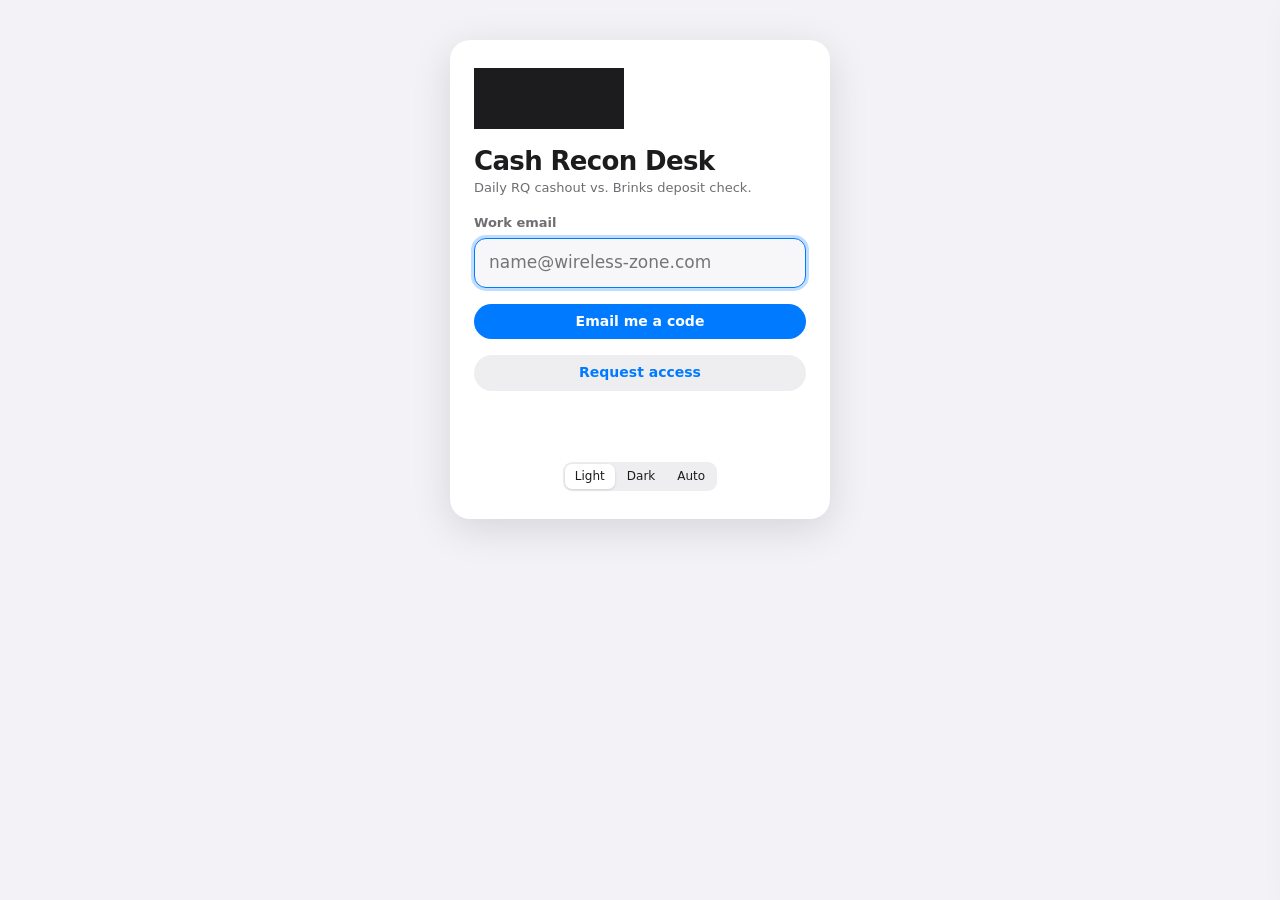
<file: index.src.html>
<!doctype html>
<html lang="en">
<head>
<meta charset="utf-8">
<meta name="viewport" content="width=device-width,initial-scale=1,maximum-scale=1,viewport-fit=cover">
<meta name="robots" content="noindex,nofollow">
<meta name="apple-mobile-web-app-capable" content="yes">
<meta name="apple-mobile-web-app-title" content="Cash Recon">
<title>Cash Recon Desk</title>
<!--ICON-->
<style>
:root{
  --bg:#f2f2f7; --surface:#ffffff; --surface-2:#f7f7fa; --fill:rgba(118,118,128,.12);
  --fg:#1c1c1e; --muted:#6e6e73; --faint:#aeaeb2; --sep:rgba(60,60,67,.16);
  --accent:#007aff; --green:#34c759; --orange:#ff9500; --red:#ff3b30; --purple:#af52de; --teal:#30b0c7; --indigo:#5856d6;
  --material:rgba(246,246,250,.78); --shadow:0 10px 40px rgba(0,0,0,.12);
  --font:-apple-system,BlinkMacSystemFont,"SF Pro Text","SF Pro Display","Helvetica Neue",system-ui,sans-serif;
  --mono:ui-monospace,"SF Mono",Menlo,Consolas,monospace; --r-lg:14px; --r-md:10px;
}
@media (prefers-color-scheme:dark){:root:not([data-theme="light"]){
  --bg:#000; --surface:#1c1c1e; --surface-2:#2c2c2e; --fill:rgba(118,118,128,.24);
  --fg:#f5f5f7; --muted:#98989d; --faint:#636366; --sep:rgba(84,84,88,.55);
  --accent:#0a84ff; --green:#30d158; --orange:#ff9f0a; --red:#ff453a; --purple:#bf5af2; --teal:#40c8e0; --indigo:#5e5ce6;
  --material:rgba(28,28,30,.78); --shadow:0 10px 40px rgba(0,0,0,.55); color-scheme:dark}}
:root[data-theme="dark"]{
  --bg:#000; --surface:#1c1c1e; --surface-2:#2c2c2e; --fill:rgba(118,118,128,.24);
  --fg:#f5f5f7; --muted:#98989d; --faint:#636366; --sep:rgba(84,84,88,.55);
  --accent:#0a84ff; --green:#30d158; --orange:#ff9f0a; --red:#ff453a; --purple:#bf5af2; --teal:#40c8e0; --indigo:#5e5ce6;
  --material:rgba(28,28,30,.78); --shadow:0 10px 40px rgba(0,0,0,.55); color-scheme:dark}
/*LOGO*/
*{box-sizing:border-box}
html,body{height:100%;margin:0}
html,body{overflow-x:hidden}
body{background:var(--bg);color:var(--fg);font-family:var(--font);font-size:15px;line-height:1.4;-webkit-font-smoothing:antialiased}
button{font:inherit;color:inherit;background:none;border:0;cursor:pointer;padding:0}
select,input,textarea{font:inherit;color:var(--fg)}
html,body{max-width:100%;overflow-x:hidden}
@media (max-width:760px){select,input,textarea{font-size:16px}}
:focus-visible{outline:3px solid color-mix(in srgb,var(--accent) 55%,transparent);outline-offset:2px;border-radius:8px}
.num{font-variant-numeric:tabular-nums}
.muted{color:var(--muted)}

.app{display:grid;grid-template-columns:250px minmax(0,1fr);min-height:100%}
.side{position:sticky;top:0;height:100vh;overflow:auto;background:var(--material);backdrop-filter:saturate(180%) blur(20px);-webkit-backdrop-filter:saturate(180%) blur(20px);
  border-right:1px solid var(--sep);padding:20px 12px;display:flex;flex-direction:column;gap:18px}
.nyc-logo{display:block;background:var(--fg);-webkit-mask:var(--logo) center/contain no-repeat;mask:var(--logo) center/contain no-repeat;aspect-ratio:520/211;flex:none}
.brand{display:flex;flex-direction:column;gap:8px;padding:4px 10px 2px}
.brand .nyc-logo{width:140px}
.brand-sub{font-size:12px;color:var(--muted);font-weight:600;letter-spacing:.02em}
.nav-h{font-size:12px;font-weight:600;color:var(--muted);padding:0 10px 6px}
.nav{display:flex;flex-direction:column;gap:2px}
.nav button{display:flex;align-items:center;gap:10px;padding:7px 10px;border-radius:9px;text-align:left;width:100%}
.nav button:hover{background:var(--fill)}
.nav button[aria-current="page"]{background:var(--accent);color:#fff}
.nav button[aria-current="page"] .cnt{color:rgba(255,255,255,.85)}
.nav .lbl{flex:1;min-width:0;white-space:nowrap;overflow:hidden;text-overflow:ellipsis}
.cnt{font-size:13px;color:var(--muted)}
.cnt.bad{color:var(--red);font-weight:600}
.ico{width:26px;height:26px;border-radius:7px;display:grid;place-items:center;color:#fff;flex:none}
.ico svg{width:15px;height:15px}
.side-foot{margin-top:auto;padding:10px;font-size:12px;color:var(--muted);display:flex;flex-direction:column;gap:8px}

main{min-width:0;padding:28px max(16px,env(safe-area-inset-right,0px)) 64px max(16px,env(safe-area-inset-left,0px))}
.wrap{max-width:1240px;margin:0 auto;display:flex;flex-direction:column;gap:20px}
.wrap>*{min-width:0}
.top{display:flex;align-items:flex-end;justify-content:space-between;gap:16px;flex-wrap:wrap}
.eyebrow{font-size:13px;font-weight:600;color:var(--muted)}
h1{font-size:34px;line-height:1.1;letter-spacing:-.025em;margin:2px 0 0;font-weight:700}
h2{font-size:20px;letter-spacing:-.015em;margin:0;font-weight:650}
h3{font-size:15px;margin:0;font-weight:650}
.sub{color:var(--muted);margin:4px 0 0}
.banner{background:color-mix(in srgb,var(--orange) 13%,var(--surface));border-radius:var(--r-lg);padding:10px 14px;font-size:14px}

.daynav{display:flex;align-items:center;gap:6px}
.iconbtn{width:34px;height:34px;border-radius:50%;background:var(--fill);display:grid;place-items:center;color:var(--accent)}
.iconbtn[disabled]{opacity:.35;cursor:default}
.iconbtn svg{width:16px;height:16px}
.datesel{background:var(--fill);border:0;border-radius:999px;padding:7px 12px;font-weight:600}

.tiles{display:grid;grid-template-columns:repeat(5,minmax(0,1fr));gap:12px}
.tile{background:var(--surface);border-radius:var(--r-lg);padding:14px;display:flex;flex-direction:column;gap:8px;text-align:left;border:2px solid transparent}
.tile:hover{box-shadow:0 0 0 1px var(--sep)}
.tile[aria-pressed="true"]{border-color:var(--accent)}
.tile .big{font-size:28px;font-weight:700;letter-spacing:-.02em;line-height:1}
.tile .lab{font-weight:600;font-size:14px;display:flex;align-items:center;gap:6px}
.tile .meta{font-size:12px;color:var(--muted)}
.sw{width:9px;height:9px;border-radius:3px;flex:none}

.card{background:var(--surface);border-radius:var(--r-lg);padding:14px}
.trend{display:flex;flex-direction:column;gap:8px}
.trend-h{display:flex;justify-content:space-between;align-items:baseline;gap:8px;flex-wrap:wrap}
.trend svg{width:100%;height:84px;display:block;overflow:visible}
.tcall{display:inline-flex;align-items:center;gap:6px;background:var(--fg);color:var(--bg);font-size:12px;font-weight:600;padding:4px 10px;border-radius:8px;white-space:nowrap;font-variant-numeric:tabular-nums}
.tcall-d{opacity:.65;font-weight:500}
.tsub{color:var(--muted);font-weight:500}
@media (max-width:860px){.tcall-d,.tsub{display:none}}
.trend .legend{display:flex;gap:14px;font-size:12px;color:var(--muted);flex-wrap:wrap}
.trend .legend span{display:inline-flex;align-items:center;gap:5px}

.toolbar{display:flex;gap:10px;flex-wrap:wrap;align-items:center}
.seg{display:inline-flex;background:var(--fill);border-radius:9px;padding:2px;gap:2px;flex-wrap:wrap}
.seg button{padding:5px 12px;border-radius:7px;font-size:13px;font-weight:500;white-space:nowrap}
.seg button[aria-pressed="true"]{background:var(--surface);box-shadow:0 1px 3px rgba(0,0,0,.12)}
.search{flex:1;min-width:180px;display:flex;align-items:center;gap:6px;background:var(--fill);border-radius:10px;padding:7px 10px}
.search input{border:0;background:none;outline:0;width:100%}
.search svg{width:15px;height:15px;color:var(--muted);flex:none}
.pick{background:var(--fill);border:0;border-radius:10px;padding:7px 10px;max-width:200px}

.tbl{background:var(--surface);border-radius:var(--r-lg);overflow:hidden}
.th,.tr{display:grid;grid-template-columns:minmax(0,1.6fr) minmax(0,1fr) 92px 92px 92px 150px;gap:12px;align-items:center;padding:10px 14px}
.th{font-size:12px;font-weight:600;color:var(--muted);box-shadow:inset 0 -1px 0 var(--sep)}
.th .r,.tr .r{text-align:right}
.tr{width:100%;text-align:left;cursor:pointer}
.tr+.tr{box-shadow:inset 0 1px 0 var(--sep)}
.tr:hover{background:var(--surface-2)}
.tr.sel{background:color-mix(in srgb,var(--accent) 12%,var(--surface))}
.st{min-width:0}
.st b{display:block;white-space:nowrap;overflow:hidden;text-overflow:ellipsis;font-weight:600}
.st small{display:block;color:var(--muted);font-size:12px;white-space:nowrap;overflow:hidden;text-overflow:ellipsis}
.dm{color:var(--muted);font-size:13px;white-space:nowrap;overflow:hidden;text-overflow:ellipsis}
.neg{color:var(--red)} .pos{color:var(--purple)}
.cell-st{display:flex;justify-content:flex-end;gap:6px;align-items:center}
.pill{font-size:12px;font-weight:600;padding:2px 8px;border-radius:999px;white-space:nowrap}
.p-missing{background:color-mix(in srgb,var(--red) 16%,transparent);color:var(--red)}
.p-short{background:color-mix(in srgb,var(--orange) 18%,transparent);color:var(--orange)}
.p-over{background:color-mix(in srgb,var(--purple) 16%,transparent);color:var(--purple)}
.p-bonly{background:color-mix(in srgb,var(--teal) 18%,transparent);color:var(--teal)}
.p-minor{background:var(--fill);color:var(--muted)}
.p-ok{background:color-mix(in srgb,var(--green) 18%,transparent);color:var(--green)}
.p-none{background:none;color:var(--faint)}
.adjdot{width:7px;height:7px;border-radius:50%;background:var(--accent);flex:none}
.empty{padding:36px 16px;text-align:center;color:var(--muted)}
.empty b{display:block;color:var(--fg);font-size:16px;margin-bottom:4px}
.group-h{display:flex;justify-content:space-between;align-items:baseline;padding:0 4px;gap:8px;margin-bottom:8px}
.group-h span{font-size:13px;color:var(--muted)}

/* Sheet */
.scrim{position:fixed;inset:0;background:rgba(0,0,0,.32);z-index:40;opacity:0;pointer-events:none;transition:opacity .2s}
.scrim.on{opacity:1;pointer-events:auto}
.sheet{position:fixed;top:0;right:0;bottom:0;width:min(480px,100%);z-index:50;background:var(--bg);box-shadow:var(--shadow);
  transform:translateX(105%);transition:transform .28s cubic-bezier(.2,.8,.2,1);display:flex;flex-direction:column}
.sheet.on{transform:none}
.sh-head{display:flex;justify-content:space-between;align-items:center;padding:14px 16px 6px;gap:8px}
.sh-body{overflow:auto;padding:4px 16px 28px;display:flex;flex-direction:column;gap:16px}
.sh-body>*{flex-shrink:0}
.kv{background:var(--surface);border-radius:var(--r-lg);overflow:hidden}
.kv-row{display:grid;grid-template-columns:110px minmax(0,1fr);gap:10px;padding:9px 12px;position:relative;align-items:start}
.kv-row+.kv-row::before{content:"";position:absolute;top:0;left:12px;right:0;border-top:1px solid var(--sep)}
.kv-k{color:var(--muted);font-size:13px;padding-top:1px}
.kv-v{overflow-wrap:anywhere}
.mini{background:var(--surface);border-radius:var(--r-lg);overflow:hidden;font-size:13px}
.mini-r{display:grid;grid-template-columns:minmax(0,1fr) auto;gap:4px 10px;padding:8px 12px}
.mini-r+.mini-r{box-shadow:inset 0 1px 0 var(--sep)}
.mini-r small{color:var(--muted);grid-column:1/-1}
.hist{display:flex;gap:3px;align-items:flex-end;height:44px;padding:4px 0}
.hist i{flex:1;border-radius:2px;min-height:3px;cursor:pointer}
.form{background:var(--surface);border-radius:var(--r-lg);padding:12px;display:flex;flex-direction:column;gap:10px}
.form label{font-size:13px;color:var(--muted);font-weight:600;display:flex;flex-direction:column;gap:5px}
.form input,.form select,.form textarea{border:1px solid var(--sep);background:var(--surface-2);border-radius:10px;padding:9px 10px;outline:0}
.form textarea{min-height:64px;resize:vertical}
.form .row2{display:grid;grid-template-columns:140px minmax(0,1fr);gap:10px}
.quick{display:flex;gap:6px;flex-wrap:wrap}
.quick button{font-size:12px;padding:4px 9px;border-radius:999px;background:var(--fill);color:var(--accent);font-weight:600}
.btn{display:inline-flex;align-items:center;justify-content:center;gap:6px;padding:8px 14px;border-radius:999px;background:var(--fill);color:var(--accent);font-weight:600;font-size:14px;white-space:nowrap}
.btn.primary{background:var(--accent);color:#fff}
.btn[disabled]{opacity:.45;cursor:default}
.err{color:var(--red);font-size:13px;min-height:1em}
.upd{position:fixed;top:calc(10px + env(safe-area-inset-top));left:50%;transform:translateX(-50%);background:var(--surface);color:var(--muted);border:1px solid var(--sep);box-shadow:var(--shadow);padding:5px 12px;border-radius:999px;font-size:12px;font-weight:600;z-index:55;opacity:0;transition:opacity .2s;pointer-events:none}
.upd.on{opacity:1}
.toast{position:fixed;left:50%;bottom:24px;transform:translate(-50%,20px);background:var(--fg);color:var(--bg);padding:9px 16px;border-radius:999px;font-weight:600;font-size:14px;opacity:0;transition:.2s;z-index:60;pointer-events:none}
.toast.on{opacity:1;transform:translate(-50%,0)}

/* Login */
.login{min-height:100%;display:grid;grid-template-columns:minmax(0,1fr);place-items:center;padding:40px 16px}
.login-card{width:min(380px,100%);min-width:0;overflow-wrap:anywhere;background:var(--surface);border-radius:20px;padding:28px 24px;display:flex;flex-direction:column;gap:16px;box-shadow:var(--shadow)}
.login-card .nyc-logo{width:150px}
.login-card h1{font-size:26px}
.field{display:flex;flex-direction:column;gap:6px}
.field label{font-size:13px;color:var(--muted);font-weight:600}
.field input{font-size:17px;padding:12px 14px;border-radius:12px;border:1px solid var(--sep);background:var(--surface-2);outline:0}
.field input:focus{border-color:var(--accent);box-shadow:0 0 0 3px color-mix(in srgb,var(--accent) 25%,transparent)}
.field input.code{letter-spacing:.4em;text-align:center;font-size:24px;font-variant-numeric:tabular-nums}
.fine{font-size:13px;color:var(--muted);margin:0}

.mbar{display:none}
@media (max-width:860px){
  .app{grid-template-columns:minmax(0,1fr)}
  .side{display:none}
  main{padding-top:12px}
  .mbar{display:flex;align-items:center;justify-content:space-between;gap:8px;min-height:44px}
  .tiles{grid-template-columns:repeat(2,minmax(0,1fr))}
  .tiles .tile:first-child{grid-column:1/-1}
  h1{font-size:28px}
  .th{display:none}
  .tr{grid-template-columns:minmax(0,1fr) auto;gap:2px 10px}
  .tr .dm,.tr .c-rq,.tr .c-br{display:none}
  .tr .c-diff{grid-row:2;grid-column:2;font-size:13px}
  .tr .cell-st{grid-row:1;grid-column:2}
  .tr .st{grid-row:1/3}
  .sheet{top:auto;left:0;width:100%;height:92%;border-radius:14px 14px 0 0;transform:translateY(105%)}
  .pick{max-width:150px}
}
/* v2 */
.tiles.t4{grid-template-columns:repeat(4,minmax(0,1fr))}
@media (max-width:860px){.tiles.t4{grid-template-columns:repeat(2,minmax(0,1fr))}.tiles.t4 .tile:first-child{grid-column:auto}}
.mtheme{display:none}
.theme-seg button{padding:4px 10px;font-size:12px}
/* Mobile menu: iOS Settings-style sheet */
.mmenu{display:flex;align-items:center;gap:6px;color:var(--accent);font-size:17px;padding:8px 8px 8px 0;min-height:44px}
.mmenu svg{width:22px;height:22px}
.mopen{display:flex;align-items:center;gap:6px;color:var(--red);font-size:15px;font-weight:600;min-height:44px;padding:0 0 0 8px}
.mopen .badge{background:var(--red);color:#fff;min-width:22px;height:22px;border-radius:11px;padding:0 7px;display:inline-flex;align-items:center;justify-content:center;font-size:13px}
.msh .sh-body{gap:22px}
.mgrab{width:36px;height:5px;border-radius:3px;background:var(--faint);margin:8px auto 0;opacity:.7}
.mgrp{background:var(--surface);border-radius:10px;overflow:hidden}
.mgrp-h{font-size:13px;color:var(--muted);text-transform:uppercase;letter-spacing:.02em;margin:0 0 6px 16px}
.mrow{display:flex;align-items:center;gap:12px;width:100%;padding:0 0 0 16px;text-align:left;font-size:17px;color:var(--fg)}
.mrow .in{flex:1;display:flex;align-items:center;justify-content:space-between;gap:8px;min-height:46px;padding-right:14px;border-bottom:.5px solid var(--sep);min-width:0}
.mrow:last-child .in{border-bottom:0}
.mrow[aria-current="page"]{background:color-mix(in srgb,var(--accent) 10%,var(--surface))}
.mrow .ico{width:29px;height:29px}
.mrow .ico svg{width:17px;height:17px}
.mdet{color:var(--muted);display:flex;align-items:center;gap:6px;font-size:16px;white-space:nowrap}
.mdet .badge{background:var(--red);color:#fff;min-width:24px;height:24px;border-radius:12px;padding:0 7px;display:inline-flex;align-items:center;justify-content:center;font-size:14px;font-weight:600}
.mdet .chk{color:var(--accent);display:flex}.mdet .chk svg{width:16px;height:16px}
.mchev{color:var(--faint);display:flex}.mchev svg{width:14px;height:14px}
.mav{width:44px;height:44px;border-radius:22px;background:var(--accent);color:#fff;font-weight:600;display:flex;align-items:center;justify-content:center;flex:none;margin:8px 0}
.mout{width:100%;min-height:46px;color:var(--red);font-size:17px}
.mfoot{text-align:center;font-size:13px;color:var(--muted);margin-top:-8px}
.p-combo{background:color-mix(in srgb,var(--indigo) 16%,transparent);color:var(--indigo)}
.lockbar{display:flex;gap:12px;align-items:center;justify-content:space-between;background:var(--surface);border-radius:var(--r-lg);padding:10px 14px;font-size:14px;color:var(--muted);flex-wrap:wrap}
.lockbar.on{background:color-mix(in srgb,var(--accent) 10%,var(--surface));color:var(--fg)}
.suggest{display:flex;gap:10px;align-items:center;justify-content:space-between;flex-wrap:wrap;background:color-mix(in srgb,var(--green) 12%,var(--surface-2));border-radius:10px;padding:10px;font-size:13px}
.days{display:flex;flex-direction:column;gap:6px}
.days label{flex-direction:row!important;align-items:center;gap:8px!important;color:var(--fg)!important;font-weight:500!important;font-size:14px!important}
.days.dow{flex-direction:row;flex-wrap:wrap;gap:12px}
.chip{background:var(--fill);border-radius:999px;padding:5px 11px;font-size:13px;font-weight:500}
.th.safe-g,.tr.safe-g{grid-template-columns:minmax(0,1.5fr) 150px 50px 100px 80px minmax(110px,.8fr) minmax(120px,1fr)}
.meter{display:flex;flex-direction:column;gap:3px}
.meter i{display:block;height:6px;border-radius:3px;max-width:100%}
.meter{background:none}
.meter::before{content:"";display:block;height:6px;border-radius:3px;background:var(--fill);margin-bottom:-9px}
.meter small{font-size:11px;color:var(--muted)}
.tr.score-g{grid-template-columns:minmax(0,1.3fr) minmax(120px,1fr) 40px minmax(0,1.3fr)}
.sbar{display:flex;height:8px;border-radius:4px;background:var(--fill);overflow:hidden}
.sbar i{display:block;height:100%}
.cal{display:grid;grid-template-columns:repeat(7,minmax(0,1fr));gap:6px}
.cal .dow{font-size:12px;color:var(--muted);font-weight:600;text-align:center}
.cal-d{position:relative;aspect-ratio:1.7;border-radius:10px;background:color-mix(in srgb,var(--c,var(--fill)) 18%,var(--surface-2));border-left:3px solid var(--c,transparent);text-align:left;padding:6px 7px;display:flex;flex-direction:column;justify-content:space-between;min-width:0}
.cal-d b{font-size:13px}.cal-d small{font-size:11px;color:var(--c,var(--muted));font-weight:600;white-space:nowrap;overflow:hidden;text-overflow:ellipsis}
.cal-d.none{opacity:.45;cursor:default;background:var(--surface-2)}
.cal-d .lk{position:absolute;top:4px;right:5px;font-size:10px;font-style:normal}
.req{display:flex;gap:14px;align-items:center;justify-content:space-between;padding:12px 14px;flex-wrap:wrap}
.req+.req{box-shadow:inset 0 1px 0 var(--sep)}
.req .st{flex:1;min-width:220px}
.req-a{display:flex;gap:8px;align-items:center;flex-wrap:wrap}
.req-a select,.req-a input{border:1px solid var(--sep);background:var(--surface-2);border-radius:10px;padding:7px 9px;min-width:0}
.perm .pr{display:grid;grid-template-columns:minmax(0,2fr) repeat(5,minmax(0,1fr));gap:8px;padding:9px 14px;font-size:13px;align-items:center}
.perm .pr+.pr{box-shadow:inset 0 1px 0 var(--sep)}
.perm .ph{font-weight:600;color:var(--muted);font-size:12px}
.perm .yes{color:var(--green);font-weight:700}.perm .no{color:var(--faint)}.perm .part{color:var(--accent);font-weight:600}
@media (max-width:860px){
  .th.safe-g{display:none}
  .tr.safe-g{grid-template-columns:minmax(0,1fr) auto}
  .tr.safe-g>span:nth-child(3),.tr.safe-g>span:nth-child(5){display:none}
  .tr.safe-g>span:nth-child(1){grid-column:1;grid-row:1}
  .tr.safe-g>span:nth-child(4){grid-column:2;grid-row:1}
  .tr.safe-g>span:nth-child(2){grid-column:1;grid-row:2;display:block}
  .tr.safe-g>span:nth-child(6){grid-column:2;grid-row:2;justify-content:flex-end!important}
  .tr.safe-g>span:nth-child(7){grid-column:1/-1;grid-row:3}
  .tr.score-g{grid-template-columns:minmax(0,1fr) 40px}
  .tr.score-g .sbar,.tr.score-g .dm{grid-column:1/-1}
  .tr.score-g .dm{display:block}
  .perm .pr{grid-template-columns:minmax(0,1.6fr) repeat(5,minmax(0,1fr));font-size:11px;padding:8px 10px;gap:4px}
  .cal-d{aspect-ratio:auto;min-height:48px;padding:4px}
  .cal-d small{font-size:9px}
}
/* ---------- v3: To do / DM board / Heatmap ---------- */
.prog{height:6px;border-radius:3px;background:var(--fill);overflow:hidden}.prog i{display:block;height:100%;background:var(--green);border-radius:3px}
.chips{display:flex;gap:6px;flex-wrap:wrap;align-items:center}
.chip{border:0;background:var(--surface);color:var(--fg);border-radius:999px;padding:7px 12px;font:inherit;font-size:13px;font-weight:500;cursor:pointer;min-height:34px;display:inline-flex;gap:6px;align-items:center}
.chip[aria-pressed="true"]{background:var(--fg);color:var(--bg)}
.chip .n{font-variant-numeric:tabular-nums;opacity:.7}
.todo{display:grid;grid-template-columns:minmax(0,1fr);gap:16px;align-items:start}
.tlist{background:var(--surface);border-radius:var(--r-lg);overflow:hidden}
.tlist-h{padding:10px 14px 6px;font-size:12px;font-weight:600;color:var(--muted);letter-spacing:.02em}
.ti{display:flex;width:100%;gap:12px;align-items:center;justify-content:space-between;padding:12px 14px;border:0;border-top:1px solid var(--sep);background:none;text-align:left;font:inherit;color:inherit;cursor:pointer;min-height:62px}
.ti:first-of-type{border-top:0}.ti:hover{background:var(--surface-2)}
.ti.sel{background:color-mix(in srgb,var(--accent) 10%,var(--surface));box-shadow:inset 3px 0 0 var(--accent)}
.ti-l{display:flex;flex-direction:column;gap:3px;min-width:0}.ti-l b{font-size:15px}
.ti-l small{font-size:12px;color:var(--muted);white-space:nowrap;overflow:hidden;text-overflow:ellipsis}
.ti-r{display:flex;flex-direction:column;align-items:flex-end;gap:5px;flex:none}.ti-r b{font-size:15px}
.rep{color:var(--red);font-weight:600}
.pane{display:none}
.kbd{font-size:12px;color:var(--muted)}.kbd kbd{font:inherit;font-weight:600;background:var(--fill);border-radius:5px;padding:1px 6px}
@media (min-width:1000px){
  .todo{grid-template-columns:minmax(300px,390px) minmax(0,1fr)}
  .pane{display:flex;flex-direction:column;border:1px solid var(--sep);border-radius:var(--r-lg);position:sticky;top:16px;max-height:calc(100vh - 32px);overflow:auto;background:var(--bg)}
  .pane .sh-body{overflow:visible}
  .pane [data-close]{display:none}
  .pane .suggest{font-size:14px;padding:14px;border:1px solid color-mix(in srgb,var(--green) 35%,transparent)}
  .pane .suggest::before{content:"Suggested fix";display:block;width:100%;font-weight:700;color:var(--green);font-size:12px;letter-spacing:.03em;text-transform:uppercase}
}
.dmgrid{display:grid;grid-template-columns:repeat(auto-fill,minmax(300px,1fr));gap:14px}
.dmc{background:var(--surface);border-radius:var(--r-lg);padding:16px;display:flex;flex-direction:column;gap:12px;border-top:4px solid var(--c,var(--green))}
.dmc-h{display:flex;align-items:center;gap:12px}
.av{width:40px;height:40px;border-radius:20px;background:var(--fill);font-weight:700;font-size:14px;display:flex;align-items:center;justify-content:center;flex:none}
.dmc-n{flex:1;min-width:0;display:flex;flex-direction:column;gap:2px}.dmc-n b{font-size:16px;overflow:hidden;text-overflow:ellipsis;white-space:nowrap}.dmc-n small{font-size:12px;color:var(--muted)}
.dmc-a{display:flex;flex-direction:column;align-items:flex-end}.dmc-a b{font-size:18px}.dmc-a small{font-size:11px;color:var(--muted)}
.schips{display:flex;flex-wrap:wrap;gap:6px}
.sc{border:0;font:inherit;font-size:12px;font-weight:600;padding:5px 8px;border-radius:7px;cursor:pointer;background:color-mix(in srgb,var(--k) 16%,var(--surface));color:color-mix(in srgb,var(--k) 75%,var(--fg))}
.sc.clean{cursor:default}
.dmc-f{display:flex;justify-content:space-between;align-items:center;gap:10px;border-top:1px solid var(--sep);padding-top:10px;font-size:13px;color:var(--muted)}
.heat{background:var(--surface);border-radius:var(--r-lg);overflow-x:auto}
.heat table{border-collapse:collapse;width:100%;min-width:760px;font-size:13px}
.heat th{font-size:12px;font-weight:600;color:var(--muted);text-align:center;padding:10px 4px;position:sticky;top:0;background:var(--surface)}
.heat th:first-child,.heat td:first-child{text-align:left;padding-left:14px;position:sticky;left:0;background:var(--surface);z-index:1}
.heat td{padding:3px;border-top:1px solid var(--sep)}
.heat td.st b{display:block;font-size:14px}.heat td.st small{color:var(--muted);font-size:11px}
.heat td.amt{text-align:right;padding-right:14px;font-weight:700;white-space:nowrap}
.hc{width:100%;min-width:46px;height:34px;border:0;border-radius:7px;font:inherit;font-size:11px;font-weight:600;cursor:pointer;background:color-mix(in srgb,var(--k) 22%,var(--surface));color:color-mix(in srgb,var(--k) 70%,var(--fg))}
.hc.solid{background:var(--k);color:#fff}
.hc.none{background:var(--fill);color:var(--faint);cursor:default}
.hlegend{display:flex;gap:14px;flex-wrap:wrap;font-size:12px;color:var(--muted)}.hlegend i{display:inline-block;width:12px;height:12px;border-radius:3px;vertical-align:-2px;margin-right:5px}
.sp-grid{display:grid;grid-template-columns:minmax(0,1fr);gap:16px;align-items:start}
@media (min-width:1000px){.sp-grid{grid-template-columns:minmax(0,1fr) 360px}}
.sp-aside{display:flex;flex-direction:column;gap:14px}
.sp-days{background:var(--surface);border-radius:var(--r-lg);overflow:hidden}
.sp-h,.sp-r{display:grid;grid-template-columns:92px minmax(0,1fr) minmax(0,1fr) 96px 118px;gap:10px;align-items:center;padding:10px 14px}
.sp-h{font-size:12px;font-weight:600;color:var(--muted);border-bottom:1px solid var(--sep)}
.sp-r{width:100%;border:0;border-top:1px solid var(--sep);background:none;font:inherit;color:inherit;text-align:left;cursor:pointer;min-height:48px}
.sp-r:first-of-type{border-top:0}.sp-r:hover{background:var(--surface-2)}
.sp-r .bar{display:flex;align-items:center;gap:8px;font-size:13px;min-width:0}
.sp-r .bar i{height:9px;border-radius:5px;flex:none}
.sp-r .cell-st{justify-self:end}
@media (max-width:760px){.sp-h{display:none}.sp-r{grid-template-columns:72px minmax(0,1fr) auto;row-gap:4px}.sp-r .b-rq,.sp-r .b-br{grid-column:2}.sp-r .b-rq{grid-row:1}.sp-r .b-br{grid-row:2}.sp-r .c-d{grid-column:3;grid-row:1;text-align:right}.sp-r .cell-st{grid-column:3;grid-row:2}.sp-r>b{grid-row:1/3}}
.fix{background:color-mix(in srgb,var(--accent) 9%,var(--surface));border:1px solid color-mix(in srgb,var(--accent) 30%,transparent);border-radius:var(--r-lg);padding:16px;display:flex;flex-direction:column;gap:10px;font-size:14px}
.fix h3{margin:0;font-size:15px}
.fix.ok{background:color-mix(in srgb,var(--green) 10%,var(--surface));border-color:color-mix(in srgb,var(--green) 30%,transparent)}
.backlink{border:0;background:none;color:var(--accent);font:inherit;font-weight:600;font-size:14px;cursor:pointer;padding:6px 0;align-self:flex-start}
@media (prefers-reduced-motion:reduce){.sheet,.scrim,.toast{transition:none}}
</style>
</head>
<body>
<div id="root"></div>
<div class="scrim" id="scrim"></div>
<aside class="sheet" id="sheet" role="dialog" aria-modal="true" aria-labelledby="sh-t"></aside>
<div class="toast" id="toast" role="status"></div>
<div class="upd" id="upd" aria-live="polite">Updating…</div>
<script>
const API_URL = "https://script.google.com/macros/s/AKfycbxam-F_3keAk2SmdAxlfKPFAqY-6LLxfGVT_yR3nqXU0IpoSP5UsMVOhexhN2cwZq8Tcg/exec";
const TOKEN_KEY = "crd.session";
const THEME_KEY = "crd.theme";
function getTheme(){ try{ return localStorage.getItem(THEME_KEY)||"light"; }catch(e){ return "light"; } }
function applyTheme(t){ if(t==="auto") document.documentElement.removeAttribute("data-theme"); else document.documentElement.setAttribute("data-theme",t); }
function setTheme(t){ try{ localStorage.setItem(THEME_KEY,t); }catch(e){} applyTheme(t); document.querySelectorAll("[data-theme-set]").forEach(b=>b.setAttribute("aria-pressed",b.dataset.themeSet===t)); }
function themeSeg(){ const t=getTheme(); return `<div class="seg theme-seg" role="group" aria-label="Appearance">${[["light","Light"],["dark","Dark"],["auto","Auto"]].map(([k,l])=>`<button type="button" data-theme-set="${k}" aria-pressed="${t===k}">${l}</button>`).join("")}</div>`; }
document.addEventListener("click",e=>{ const b=e.target.closest&&e.target.closest("[data-theme-set]"); if(b) setTheme(b.dataset.themeSet); });
applyTheme(getTheme());

const STATUS = {
  "MISSING DEPOSIT":{cls:"p-missing",label:"Missing deposit",color:"var(--red)",open:1},
  "SHORT":{cls:"p-short",label:"Short",color:"var(--orange)",open:1},
  "OVER":{cls:"p-over",label:"Over",color:"var(--purple)",open:1},
  "BRINKS ONLY":{cls:"p-bonly",label:"Bag, no cashout",color:"var(--teal)",open:1},
  "MINOR":{cls:"p-ok",label:"Match · coins",color:"var(--green)"},
  "MATCH (coins)":{cls:"p-ok",label:"Match · coins",color:"var(--green)"},
  "MATCH":{cls:"p-ok",label:"Match",color:"var(--green)"},
  "MATCH ($0 day)":{cls:"p-ok",label:"$0 day",color:"var(--green)"},
  "NO ACTIVITY":{cls:"p-none",label:"No activity",color:"var(--faint)"}
};
const FILTERS = [["open","Open"],["missing","Missing"],["short","Short"],["over","Over"],["bonly","Bag, no cashout"],["ok","Matched"],["all","All"]];
const IC = {
  day:'<svg viewBox="0 0 24 24" fill="none" stroke="currentColor" stroke-width="2.2" stroke-linecap="round" stroke-linejoin="round"><rect x="3" y="5" width="18" height="16" rx="3"/><path d="M3 10h18M8 3v4M16 3v4"/></svg>',
  open:'<svg viewBox="0 0 24 24" fill="none" stroke="currentColor" stroke-width="2.2" stroke-linecap="round" stroke-linejoin="round"><path d="M12 8v5M12 16.5v.5"/><path d="M10.3 3.9 2.5 17.5A2 2 0 0 0 4.2 20.5h15.6a2 2 0 0 0 1.7-3L13.7 3.9a2 2 0 0 0-3.4 0z"/></svg>',
  store:'<svg viewBox="0 0 24 24" fill="none" stroke="currentColor" stroke-width="2.2" stroke-linecap="round" stroke-linejoin="round"><path d="M4 10v10h16V10M3 10l2-6h14l2 6M9 20v-6h6v6"/></svg>',
  team:'<svg viewBox="0 0 24 24" fill="none" stroke="currentColor" stroke-width="2.2" stroke-linecap="round" stroke-linejoin="round"><circle cx="9" cy="8" r="3.5"/><path d="M2.5 20c.8-3.5 3.4-5.5 6.5-5.5s5.7 2 6.5 5.5M16 4.5a3.5 3.5 0 0 1 0 7M21.5 20c-.5-2.6-2-4.4-4-5.1"/></svg>',
  prev:'<svg viewBox="0 0 24 24" fill="none" stroke="currentColor" stroke-width="2.6" stroke-linecap="round" stroke-linejoin="round"><path d="M15 5l-7 7 7 7"/></svg>',
  next:'<svg viewBox="0 0 24 24" fill="none" stroke="currentColor" stroke-width="2.6" stroke-linecap="round" stroke-linejoin="round"><path d="M9 5l7 7-7 7"/></svg>',
  x:'<svg viewBox="0 0 24 24" fill="none" stroke="currentColor" stroke-width="2.6" stroke-linecap="round"><path d="M6 6l12 12M18 6 6 18"/></svg>',
  safe:'<svg viewBox="0 0 24 24" fill="none" stroke="currentColor" stroke-width="2.2" stroke-linecap="round" stroke-linejoin="round"><rect x="3" y="4" width="18" height="16" rx="2"/><circle cx="12" cy="12" r="3.5"/><path d="M12 8.5V7M15.5 12H17M7 20v1.5M17 20v1.5"/></svg>',
  score:'<svg viewBox="0 0 24 24" fill="none" stroke="currentColor" stroke-width="2.4" stroke-linecap="round"><path d="M5 20V11M12 20V5M19 20v-7"/></svg>',
  export:'<svg viewBox="0 0 24 24" fill="none" stroke="currentColor" stroke-width="2.2" stroke-linecap="round" stroke-linejoin="round"><path d="M12 3v12M7 10l5 5 5-5M4 20h16"/></svg>',
  todo:'<svg viewBox="0 0 24 24" fill="none" stroke="currentColor" stroke-width="2.4" stroke-linecap="round" stroke-linejoin="round"><path d="M4 6.5l2 2 3.5-3.5M4 15.5l2 2 3.5-3.5M13 7h7M13 16h7"/></svg>',
  grid:'<svg viewBox="0 0 24 24" fill="none" stroke="currentColor" stroke-width="2.2" stroke-linejoin="round"><rect x="3" y="3" width="7.5" height="7.5" rx="1.5"/><rect x="13.5" y="3" width="7.5" height="7.5" rx="1.5"/><rect x="3" y="13.5" width="7.5" height="7.5" rx="1.5"/><rect x="13.5" y="13.5" width="7.5" height="7.5" rx="1.5"/></svg>',
  search:'<svg viewBox="0 0 24 24" fill="none" stroke="currentColor" stroke-width="2.4" stroke-linecap="round"><circle cx="11" cy="11" r="7"/><path d="M20 20l-4-4"/></svg>'
};

const S = { token:null, me:null, boot:null, days:{}, staleDays:{}, view:"todo", date:null, filter:"open", q:"", dm:"", co:"", sel:null, store:null, users:null, loading:false, err:null };
const $ = id => document.getElementById(id);
const esc = s => String(s==null?"":s).replace(/[&<>"']/g,c=>({"&":"&amp;","<":"&lt;",">":"&gt;",'"':"&quot;","'":"&#39;"}[c]));
const money = (n,sign) => { n=Number(n)||0; const s=Math.abs(n).toLocaleString("en-US",{minimumFractionDigits:2,maximumFractionDigits:2}); return (n<0?"−$":(sign&&n>0?"+$":"$"))+s; };
const dayLabel = (d,long) => { const x=new Date(d+"T12:00:00"); return x.toLocaleDateString("en-US",long?{weekday:"long",month:"long",day:"numeric"}:{weekday:"short",month:"numeric",day:"numeric"}); };
const baseStatus = r => String(r.finalStatus||r.status).replace(/ \(adj\)$/,"");
const isOpen = r => !/RESOLVED/.test(r.finalStatus) && !!(STATUS[baseStatus(r)]||{}).open;
function pill(r){
  const fs=String(r.finalStatus||r.status);
  const ar=String(r.adjReason||"");
  if(/Combined deposit/.test(ar)) return `<span class="pill p-combo">Combined${/RESOLVED/.test(fs)?"":" · "+esc((STATUS[baseStatus(r)]||{}).label||"")}</span>`;
  if(/Matched extra deposit/.test(ar)&&/RESOLVED/.test(fs)) return `<span class="pill p-ok">Matched</span>`;
  if(/RESOLVED \(manual\)/.test(fs)) return `<span class="pill p-ok">Resolved</span>`;
  if(/RESOLVED/.test(fs)) return `<span class="pill p-ok">Late drop · nets $0</span>`;
  const s=STATUS[baseStatus(r)]||{cls:"p-minor",label:fs};
  return `<span class="pill ${s.cls}">${esc(s.label)}${/\(adj\)/.test(fs)?" · adj":""}</span>`;
}
function toast(m){ const t=$("toast"); t.textContent=m; t.classList.add("on"); clearTimeout(t._h); t._h=setTimeout(()=>t.classList.remove("on"),2200); }

/* ---------- API ---------- */
async function api(action,payload){
  if(!/^https:\/\/script\.google\.com\//.test(API_URL)) return {ok:false,error:"not_configured"};
  const waits=[2000,5000,10000,15000,20000];   // "busy" = the recon engine is writing for a few seconds: retry, keep the user's input
  for(let k=0;;k++){
    let j;
    try{
      const res=await fetch(API_URL,{method:"POST",body:JSON.stringify(Object.assign({action,token:S.token},payload||{}))});
      j=await res.json();
    }catch(e){ return {ok:false,error:"network"}; }
    if(j && j.error==="signed_out"){ signOut("Your session ended. Sign in again."); }
    if(!(j && j.error==="busy") || k>=waits.length) return j;
    toast("Recon is updating. Saving automatically…");
    await new Promise(r=>setTimeout(r,waits[k]));
  }
}
const errText = r => ({not_configured:"The dashboard isn't connected to its backend yet.",network:"Couldn't reach the server. Check your connection.",
  read_only:"Your access is view-only.",reason_required:"Add a reason for the adjustment.",bad_amount:"Enter a valid amount.",
  admin_only:"Only admins can do that.",day_locked:"That day is closed. An admin has to reopen it first.",no_extra:"There's no extra amount on this day to move.",
  pick_days:"Pick at least one earlier day.",nothing_to_move:"Those days have nothing open to cover.",not_allowed:"That store isn't in your access.",bad_date:"Pick a valid date.",cant_remove_self:"You can't remove your own admin access.",server_error:"The server hit an error. Try again.",
  busy:"The recon is still updating. Your changes weren't saved. Try again in a minute.",
  note_required:"Adjustments over $100 need a note: what happened and who confirmed it.",
  conflict:"Someone else changed this day while you had it open. It's reloaded with their change. Check it, then save again.",
  wrong_sign:"This adjustment pushes the difference further from $0. Check the sign.",
  use_split:"This looks like money that belongs to other days. Use Split / Apply match above so those days clear too."})[r&&r.error]||"Something went wrong. Try again.";

/* ---------- session ---------- */
function loadSession(){ try{ const x=JSON.parse(localStorage.getItem(TOKEN_KEY)||"null"); if(x&&x.token&&x.expires>Date.now()){ S.token=x.token; S.me=x.me; } }catch(e){} }
function saveSession(x){ try{ localStorage.setItem(TOKEN_KEY,JSON.stringify(x)); }catch(e){} }
function signOut(msg){ try{ localStorage.removeItem(TOKEN_KEY); }catch(e){} clearCache(); Object.assign(S,{token:null,me:null,boot:null,days:{},staleDays:{},safe:null,users:null}); closeSheet(); renderLogin(null,msg); }

function renderLogin(email,msg){
  $("root").innerHTML=`<div class="login"><form class="login-card" id="lf" data-email="${esc(email||"")}">
    <span class="nyc-logo" role="img" aria-label="NY Connection"></span>
    <div><h1>Cash Recon Desk</h1><p class="fine" style="margin-top:4px">Daily RQ cashout vs. Brinks deposit check.</p></div>
    ${email?`<p class="fine">We emailed a 6-digit code to <b>${esc(email)}</b>. It expires in 10 minutes.</p>
      <div class="field"><label for="l-code">Code</label><input id="l-code" class="code" inputmode="numeric" autocomplete="one-time-code" maxlength="6" required></div>
      <button class="btn primary" type="submit">Sign in</button><button class="btn" type="button" id="l-back">Use a different email</button>`
    :`<div class="field"><label for="l-email">Work email</label><input id="l-email" type="email" autocomplete="email" required placeholder="name@wireless-zone.com"></div>
      <button class="btn primary" type="submit">Email me a code</button><button class="btn" type="button" id="l-req">Request access</button>`}
    <p class="err" id="l-err" role="alert">${esc(msg||"")}</p><div style="display:flex;justify-content:center">${themeSeg()}</div></form></div>`;
  setTimeout(()=>{ const i=$(email?"l-code":"l-email"); i&&i.focus(); },30);
  const back=$("l-back"); if(back) back.onclick=()=>renderLogin(null);
  const rq=$("l-req"); if(rq) rq.onclick=()=>renderRequest();
  $("lf").onsubmit=async ev=>{
    ev.preventDefault(); const f=$("lf"), btn=f.querySelector(".btn.primary"), err=$("l-err"); err.textContent="";
    if(!f.dataset.email){
      const em=$("l-email").value.trim(); btn.disabled=true; btn.textContent="Sending…";
      const r=await api("requestCode",{email:em});
      if(!r.ok){ btn.disabled=false; btn.textContent="Email me a code"; err.textContent=r.error==="bad_email"?"Enter a valid email.":errText(r); return; }
      renderLogin(em);
    }else{
      const code=$("l-code").value.replace(/\D/g,""); if(code.length!==6){ err.textContent="Enter the 6-digit code."; return; }
      btn.disabled=true; btn.textContent="Checking…";
      const r=await api("verifyCode",{email:f.dataset.email,code});
      if(!r.ok){ btn.disabled=false; btn.textContent="Sign in";
        err.textContent=({wrong_code:`That code isn't right. ${r.triesLeft} tries left.`,code_expired:"That code expired. Go back and request a new one.",too_many_tries:"Too many tries. Request a new code.",no_access:"This email doesn't have access. Ask Jonathan to add you."})[r.error]||errText(r); return; }
      S.token=r.token; S.me=r.me; saveSession({token:r.token,expires:r.expires,me:r.me}); start();
    }
  };
}

/* ---------- data ---------- */
/* Last results are kept on this device (per signed-in user) so the page opens instantly; fresh data replaces them in the background. */
const CACHE_KEY = () => "crd.cache." + ((S.me&&S.me.email)||"");
function readCache(){ try{ const c=JSON.parse(localStorage.getItem(CACHE_KEY())||"null"); return c&&c.v===1?c:null; }catch(e){ return null; } }
function writeCache(){
  try{ if(!S.boot||!S.me) return;
    const keep=(S.boot.days||[]).slice(0,3).map(d=>d.date).concat(S.date?[S.date]:[]), days={};
    keep.forEach(d=>{ if(S.days[d]&&!S.staleDays[d]) days[d]=S.days[d]; });
    localStorage.setItem(CACHE_KEY(),JSON.stringify({v:1,t:Date.now(),boot:S.boot,days,safe:S.safe||null}));
  }catch(e){ try{ localStorage.removeItem(CACHE_KEY()); }catch(_){} }
}
function clearCache(){ try{ Object.keys(localStorage).filter(k=>k.indexOf("crd.cache.")===0).forEach(k=>localStorage.removeItem(k)); }catch(e){} }
let updN=0;
function updating(on){ updN=Math.max(0,updN+(on?1:-1)); const u=$("upd"); if(u) u.classList.toggle("on",updN>0); }
/* Background refreshes don't redraw while someone is typing in a box. */
function softRender(){ const a=document.activeElement; if(a&&/^(INPUT|TEXTAREA|SELECT)$/.test(a.tagName)&&$("main")&&$("main").contains(a)) return; render(); }
function ymdLocal(t){ const d=new Date(t); return d.getFullYear()+"-"+String(d.getMonth()+1).padStart(2,"0")+"-"+String(d.getDate()).padStart(2,"0"); }

async function start(){
  const c=readCache();
  renderShell();
  if(c&&c.boot){
    S.boot=c.boot; S.days=Object.assign({},c.days||{}); S.staleDays={}; Object.keys(S.days).forEach(d=>S.staleDays[d]=1);
    if(c.safe){ S.safe=c.safe; S.safeStale=true; }
    if(!S.date||!c.boot.days.some(d=>d.date===S.date)) S.date=c.boot.days[0]&&c.boot.days[0].date;
    render();
  } else $("main").innerHTML=`<div class="wrap"><div class="empty"><b>Loading…</b>Pulling the latest recon.</div></div>`;
  updating(true);
  const guess=S.date||ymdLocal(Date.now()-864e5);
  const pB=api("bootstrap"), pD=api("day",{date:guess});            // both at once, not one after the other
  const r=await pB;
  if(!r.ok){ updating(false); if(S.token){ if(c&&c.boot) toast(errText(r)); else $("main").innerHTML=`<div class="wrap"><div class="empty"><b>Couldn't load</b>${esc(errText(r))}</div></div>`; } return; }
  S.boot=r; S.me=r.me; if(!S.date || !r.days.some(d=>d.date===S.date)) S.date=r.days[0]&&r.days[0].date;
  if(S.date===guess){ const d=await pD; if(d.ok){ S.days[guess]=d; delete S.staleDays[guess]; } }
  else if(S.date){ const d=await api("day",{date:S.date}); if(d.ok){ S.days[S.date]=d; delete S.staleDays[S.date]; } }
  updating(false); softRender(); writeCache();
  prefetch();
}
/* Quietly load what the next taps usually need: the day before and the Safe tracker. */
function prefetch(){
  const prev=(S.boot.days||[]).map(d=>d.date).filter(d=>d!==S.date)[0];
  if(prev&&(!S.days[prev]||S.staleDays[prev])) api("day",{date:prev}).then(r=>{ if(r.ok){ S.days[prev]=r; delete S.staleDays[prev]; writeCache(); if(S.view==="day"&&S.date===prev) softRender(); } });
  if(!S.safe||S.safeStale) api("safe").then(r=>{ if(r.ok){ S.safe=r; S.safeStale=false; writeCache(); if(S.view==="safe") softRender(); } });
}
async function loadDay(d,force){
  if(!d) return; S.date=d;
  const stale=!!S.staleDays[d];
  if(!S.days[d]||force||stale){
    if(!S.days[d]) render(); else if(stale) render();
    updating(true); const r=await api("day",{date:d}); updating(false);
    if(!r.ok){ if(!S.days[d]){ S.err=errText(r); render(); } return; }
    S.days[d]=r; delete S.staleDays[d]; writeCache(); if(stale){ softRender(); return; }
  }
  render();
}

/* ---------- shell ---------- */
function navItems(){
  const b=S.boot, open=(b&&b.carry?b.carry.length:0);
  const td=b&&S.date?(b.days.find(d=>d.date===S.date)||{}).open:0;
  const it=[["todo","To do",IC.todo,"var(--red)",td?String(td):""],["day","Daily recon",IC.day,"var(--accent)",""],["dms","DM board",IC.team,"var(--indigo)",""],["heat","Heatmap",IC.grid,"var(--orange)",""],["open","Still open",IC.open,"var(--red)",open?String(open):""],["safe","Safe tracker",IC.safe,"var(--orange)",""],
    ["score","Scorecard",IC.score,"var(--purple)",""],["cal","Store calendar",IC.day,"var(--teal)",""],["stores","Stores",IC.store,"var(--green)",b?String(b.stores.length):""],["export","Export",IC.export,"var(--faint)",""]];
  if(S.me&&S.me.isAdmin) it.push(["team","People & access",IC.team,"var(--indigo)",b&&b.pendingRequests?String(b.pendingRequests):""]);
  return it;
}
function renderShell(){
  if($("main")) return;
  $("root").innerHTML=`<div class="app"><aside class="side" id="side"></aside><main id="main"></main></div>`;
}
function renderSide(){
  const b=S.boot;
  $("side").innerHTML=`<div class="brand"><span class="nyc-logo" role="img" aria-label="NY Connection"></span><span class="brand-sub">CASH RECON DESK</span></div>
  <div><nav class="nav">${navItems().map(([k,l,ic,c,n])=>`<button data-view="${k}" ${S.view===k?'aria-current="page"':""}><span class="ico" style="background:${c}">${ic}</span><span class="lbl">${l}</span><span class="cnt ${(k==="open"||k==="team"||k==="todo")&&n?"bad":""}">${n}</span></button>`).join("")}</nav></div>
  ${b&&b.days.length?`<div><div class="nav-h">RECENT DAYS</div><nav class="nav">${b.days.slice(0,10).map(d=>`<button data-day="${d.date}" ${S.view==="day"&&S.date===d.date?'aria-current="page"':""}><span class="lbl">${dayLabel(d.date)}</span><span class="cnt ${d.open?"bad":""}">${d.open?d.open+" open":"✓"}</span></button>`).join("")}</nav></div>`:""}
  <div class="side-foot"><div><b style="color:var(--fg)">${esc(S.me&&S.me.name||"")}</b><br>${esc(S.me&&S.me.role||"")}</div>
  ${b&&b.lastRun&&b.lastRun.at?`<div>Last engine run ${new Date(b.lastRun.at).toLocaleString("en-US",{month:"numeric",day:"numeric",hour:"numeric",minute:"2-digit"})}</div>`:""}
  ${themeSeg()}
  <button class="btn" id="so" style="align-self:flex-start">Sign out</button></div>`;
  $("side").querySelectorAll("[data-view]").forEach(x=>x.onclick=()=>go(x.dataset.view));
  $("side").querySelectorAll("[data-day]").forEach(x=>x.onclick=()=>{ S.view="day"; loadDay(x.dataset.day); });
  $("so").onclick=()=>signOut();
}
const MENU_IC='<svg viewBox="0 0 24 24" fill="none" stroke="currentColor" stroke-width="2.2" stroke-linecap="round"><path d="M4 7h16M4 12h16M4 17h16"/></svg>';
const CHECK_IC='<svg viewBox="0 0 24 24" fill="none" stroke="currentColor" stroke-width="2.8" stroke-linecap="round" stroke-linejoin="round"><path d="M5 12.5l4.5 4.5L19 7.5"/></svg>';
function mbar(){
  const n=S.boot&&S.boot.carry?S.boot.carry.length:0;
  return `<div class="mbar"><button class="mmenu" id="mmenu" aria-haspopup="dialog">${MENU_IC}Menu</button>${n&&S.view!=="open"?`<button class="mopen" data-mview="open" aria-label="${n} still open">Still open <span class="badge">${n}</span></button>`:""}</div>`;
}
/* Mobile menu: a sheet styled like iPhone Settings (grouped rows, colored icons). */
function openMenu(){ menuMode=true;
  const b=S.boot, me=S.me||{}, items=navItems();
  const ini=String(me.name||me.email||"?").split(/[\s.@]+/).filter(Boolean).slice(0,2).map(x=>x[0].toUpperCase()).join("");
  const day=b&&S.date?(b.days.find(d=>d.date===S.date)||null):null;
  const det=(k,n)=>(k==="open"||k==="todo")&&n?`<span class="badge">${n}</span>`:k==="day"&&day?(day.open?day.open+" open":"All matched"):n?esc(n):"";
  const row=([k,l,ic,c,n])=>`<button class="mrow" data-mgo="${k}" ${S.view===k?'aria-current="page"':""}><span class="ico" style="background:${c}">${ic}</span><span class="in"><span>${l}</span><span class="mdet">${det(k,n)}${S.view===k?`<span class="chk">${CHECK_IC}</span>`:""}</span></span></button>`;
  const main=items.filter(i=>["todo","day","dms","heat","open","safe","score","cal","stores"].includes(i[0])), more=items.filter(i=>["export","team"].includes(i[0]));
  const days=b?b.days.slice(0,5):[];
  openSheet(`<div class="msh" role="dialog" aria-label="Menu" style="display:contents"><div class="mgrab" aria-hidden="true"></div>
    <div class="sh-head"><span style="width:52px"></span><b style="font-size:17px">Cash Recon</b><button class="btn-link" data-close style="width:52px;text-align:right;color:var(--accent);font-weight:600;font-size:17px;min-height:44px">Done</button></div>
    <div class="sh-body">
      <div class="mgrp"><div class="mrow" style="cursor:default"><span class="mav">${esc(ini)}</span><span class="in" style="min-height:60px"><span style="display:flex;flex-direction:column"><b>${esc(me.name||me.email||"")}</b><span style="font-size:13px;color:var(--muted)">${esc(me.role||"")}${b?` · ${b.stores.length} store${b.stores.length===1?"":"s"}`:""}</span></span></span></div></div>
      <div class="mgrp">${main.map(row).join("")}</div>
      ${days.length?`<div><p class="mgrp-h">Recent days</p><div class="mgrp">${days.map(d=>`<button class="mrow" data-mday="${d.date}" ${S.view==="day"&&S.date===d.date?'aria-current="page"':""}><span class="in"><span>${dayLabel(d.date)}</span><span class="mdet">${d.open?`<span style="color:var(--red)">${d.open} open</span>`:"✓ Matched"}<span class="mchev">${IC.next}</span></span></span></button>`).join("")}</div></div>`:""}
      <div class="mgrp">${more.map(row).join("")}<div class="mrow" style="cursor:default"><span class="ico" style="background:#1c1c1e"><svg viewBox="0 0 24 24" fill="none" stroke="currentColor" stroke-width="2.2" stroke-linecap="round"><circle cx="12" cy="12" r="4"/><path d="M12 2v2M12 20v2M2 12h2M20 12h2M4.9 4.9l1.4 1.4M17.7 17.7l1.4 1.4M4.9 19.1l1.4-1.4M17.7 6.3l1.4-1.4"/></svg></span><span class="in"><span>Appearance</span>${themeSeg()}</span></div></div>
      <div class="mgrp"><button class="mout" id="m-out">Sign out</button></div>
      ${b&&b.lastRun&&b.lastRun.at?`<p class="mfoot">Last engine run ${new Date(b.lastRun.at).toLocaleString("en-US",{month:"numeric",day:"numeric",hour:"numeric",minute:"2-digit"})}${b.testMode?" · Test mode on":""}</p>`:""}
    </div></div>`);
  const sh=$("sheet");
  sh.querySelectorAll("[data-mgo]").forEach(x=>x.onclick=()=>{ closeSheet(); go(x.dataset.mgo); });
  sh.querySelectorAll("[data-mday]").forEach(x=>x.onclick=()=>{ closeSheet(); S.view="day"; window.scrollTo(0,0); loadDay(x.dataset.mday); });
  $("m-out").onclick=()=>{ closeSheet(); signOut(); };
}
function go(v){ S.view=v; render(); window.scrollTo(0,0);
  if(v==="team"){ if(!S.users) loadUsers(); loadReqs(); }
  if(v==="safe") loadSafe(); if(v==="score"&&!S.scoreData) loadScore(); if(v==="cal"&&!S.calData) loadCal();
  if(v==="dms"&&S.dmN===7) loadDmRange(); if(v==="heat") loadHeat(); }

function render(){
  if(!S.token){ renderLogin(); return; }
  renderShell(); if(!S.boot) return; renderSide();
  const m=$("main");
  m.innerHTML=`<div class="wrap">${mbar()}${S.boot.testMode&&S.me.isAdmin?`<div class="banner"><b>Test mode is on.</b> The daily alert email only goes to the admin + recon team. DMs aren't emailed yet.</div>`:""}${
    ({todo:viewTodo,dms:viewDms,heat:viewHeat,store:viewStorePage,day:viewDay,open:viewOpen,stores:viewStores,team:viewPeople,safe:viewSafe,score:viewScore,cal:viewCal,export:viewExport}[S.view]||viewDay)()}</div>`;
  m.querySelectorAll("[data-mview]").forEach(x=>x.onclick=()=>go(x.dataset.mview));
  const mm=$("mmenu"); if(mm) mm.onclick=openMenu;
  bindView();
}

/* ---------- Daily view ---------- */
function filterRows(rows){
  const q=S.q.toLowerCase();
  return rows.filter(r=>{
    const b=baseStatus(r), open=isOpen(r);
    if(S.filter==="open"&&!open) return false;
    if(S.filter==="missing"&&!(open&&b==="MISSING DEPOSIT")) return false;
    if(S.filter==="short"&&!(open&&b==="SHORT")) return false;
    if(S.filter==="over"&&!(open&&b==="OVER")) return false;
    if(S.filter==="bonly"&&!(open&&b==="BRINKS ONLY")) return false;
    if(S.filter==="ok"&&(open||r.status==="NO ACTIVITY")) return false;
    if(S.dm&&r.dm.trim()!==S.dm) return false;
    if(S.co&&r.company!==S.co) return false;
    if(q&&!(`${r.store} ${r.wz} ${r.dm} ${r.notes} ${r.note}`.toLowerCase().includes(q))) return false;
    return true;
  }).sort((a,b)=>(isOpen(b)-isOpen(a))||Math.abs(b.finalDiff)-Math.abs(a.finalDiff)||a.store.localeCompare(b.store));
}
function trendSvg(days){
  const d=days.slice(0,21).reverse(); if(d.length<2) return "";
  const W=600,H=96,gap=4,bw=(W-gap*(d.length-1))/d.length, mx=Math.max(1,...d.map(x=>x.open));
  const keys=[["missing","var(--red)"],["short","var(--orange)"],["over","var(--purple)"],["brinksOnly","var(--teal)"]];
  let bars="";
  const hasSel=d.some(x=>x.date===S.date);
  d.forEach((x,i)=>{ let y=H-14; const xx=i*(bw+gap);
    bars+=`<g opacity="${hasSel&&x.date!==S.date?.32:1}">`;
    keys.forEach(([k,c])=>{ const h=x[k]/mx*(H-22); if(h>0){ bars+=`<rect x="${xx.toFixed(1)}" y="${(y-h).toFixed(1)}" width="${bw.toFixed(1)}" height="${Math.max(h-1,1).toFixed(1)}" rx="2" fill="${c}"><title>${dayLabel(x.date)}: ${x.open} open · ${money(x.openAmt)}</title></rect>`; y-=h; } });
    if(!x.open) bars+=`<rect x="${xx.toFixed(1)}" y="${H-16}" width="${bw.toFixed(1)}" height="2" rx="1" fill="var(--green)"/>`;
    bars+=`</g>`;
    bars+=`<rect x="${xx.toFixed(1)}" y="0" width="${bw.toFixed(1)}" height="${H}" fill="transparent" data-tday="${x.date}" style="cursor:pointer"/>`;
  });
  return `<svg viewBox="0 0 ${W} ${H-12}" preserveAspectRatio="none" role="img" aria-label="Open items per day">${bars}</svg>
    <div style="display:flex;justify-content:space-between;font-size:11px;color:var(--muted)"><span>${dayLabel(d[0].date)}</span><span>Tap a bar to open that day</span><span>${dayLabel(d[d.length-1].date)}</span></div>`;
}
function viewDay(){
  const b=S.boot, i=b.days.findIndex(x=>x.date===S.date), sum=b.days[i];
  if(!sum) return `<div class="empty"><b>No recon yet</b>The first day shows up after the morning run.</div>`;
  const data=S.days[S.date], rows=data?data.rows:[];
  const dms=[...new Set(b.stores.map(s=>String(s.dm).trim()).filter(Boolean))].sort();
  const cos=[...new Set(b.stores.map(s=>s.company).filter(Boolean))].sort();
  const amt=k=>rows.filter(r=>isOpen(r)&&baseStatus(r)===k).reduce((s,r)=>s+Math.abs(r.finalDiff),0);
  const tile=(f,lab,n,meta,c)=>`<button class="tile" data-f="${f}" aria-pressed="${S.filter===f}"><span class="lab"><span class="sw" style="background:${c}"></span>${lab}</span><span class="big num">${n}</span><span class="meta num">${meta}</span></button>`;
  const list=filterRows(rows);
  return `<div class="top"><div><div class="eyebrow">BUSINESS DAY</div><h1>${dayLabel(S.date,true)}</h1>
      <p class="sub">${sum.matched} of ${sum.total} stores reconciled · ${sum.open?`<b style="color:var(--red)">${sum.open} open · ${money(sum.openAmt)}</b>`:"<b style='color:var(--green)'>all clear</b>"}</p></div>
    <div class="daynav"><button class="iconbtn" id="dprev" ${i>=b.days.length-1?"disabled":""} aria-label="Previous day">${IC.prev}</button>
      <select class="datesel" id="dsel" aria-label="Pick a day">${b.days.map(d=>`<option value="${d.date}" ${d.date===S.date?"selected":""}>${dayLabel(d.date)}${d.open?` · ${d.open} open`:""}</option>`).join("")}</select>
      <button class="iconbtn" id="dnext" ${i<=0?"disabled":""} aria-label="Next day">${IC.next}</button></div></div>
  ${lockBar()}
  <div class="tiles">
    ${tile("ok","Reconciled",`${sum.matched}<span class="muted" style="font-size:16px"> / ${sum.total}</span>`,`${Math.round(sum.matched/Math.max(1,sum.total)*100)}% of stores`,"var(--green)")}
    ${tile("missing","Missing deposit",sum.missing,data?money(amt("MISSING DEPOSIT")):"","var(--red)")}
    ${tile("short","Short",sum.short,data?money(amt("SHORT")):"","var(--orange)")}
    ${tile("over","Over",sum.over,data?money(amt("OVER")):"","var(--purple)")}
    ${tile("bonly","Bag, no cashout",sum.brinksOnly,data?money(amt("BRINKS ONLY")):"","var(--teal)")}
  </div>
  <div class="card trend"><div class="trend-h" style="align-items:center;flex-wrap:nowrap"><h3 style="min-width:0">Open items<span class="tsub"> · last ${Math.min(21,b.days.length)} days</span></h3>
    <span class="tcall"><span class="tcall-d">${dayLabel(S.date)}</span>${sum.open?`${sum.open} open · $${Math.round(sum.openAmt).toLocaleString("en-US")}`:"All matched"}</span></div>
    ${trendSvg(b.days)}
    <div class="legend"><span><i class="sw" style="background:var(--red)"></i>Missing</span><span><i class="sw" style="background:var(--orange)"></i>Short</span><span><i class="sw" style="background:var(--purple)"></i>Over</span><span><i class="sw" style="background:var(--teal)"></i>Bag, no cashout</span></div></div>
  <div class="toolbar">
    <div class="seg" role="group" aria-label="Filter">${FILTERS.map(([k,l])=>`<button data-f="${k}" aria-pressed="${S.filter===k}">${l}</button>`).join("")}</div>
    <label class="search">${IC.search}<input id="q" placeholder="Store, WZ #, DM, note" value="${esc(S.q)}" aria-label="Search"></label>
    ${dms.length>1?`<select class="pick" id="fdm" aria-label="DM"><option value="">All DMs</option>${dms.map(d=>`<option ${S.dm===d?"selected":""}>${esc(d)}</option>`).join("")}</select>`:""}
    ${cos.length>1?`<select class="pick" id="fco" aria-label="Company"><option value="">All companies</option>${cos.map(d=>`<option ${S.co===d?"selected":""}>${esc(d)}</option>`).join("")}</select>`:""}
  </div>
  <div class="tbl" role="table">
    <div class="th" role="row"><span>Store</span><span>DM</span><span class="r">RQ cashout</span><span class="r">Brinks</span><span class="r">Difference</span><span class="r">Status</span></div>
    ${!data?`<div class="empty"><b>Loading ${dayLabel(S.date)}…</b></div>`:list.length?list.map(rowHtml).join(""):`<div class="empty"><b>${S.filter==="open"?"Nothing open":"No stores match"}</b>${S.filter==="open"?"Every store reconciled for this day.":"Try another filter."}</div>`}
  </div>
  ${data&&list.length?`<p class="fine muted" style="margin:0 4px">${list.length} store${list.length===1?"":"s"} shown. Tap a store for its bags, cashouts and history.</p>`:""}`;
}
function rowHtml(r){
  const d=r.finalDiff;
  return `<button class="tr ${S.sel&&S.sel.wz===r.wz&&S.sel.date===r.date?"sel":""}" data-row="${r.date}|${r.wz}" role="row">
    <span class="st"><b>${esc(r.store)}</b><small>${esc(r.wz)} · ${esc(r.company)}</small></span>
    <span class="dm">${esc(r.dm)}</span>
    <span class="r num c-rq">${money(r.rq)}</span><span class="r num c-br">${money(r.brinks)}</span>
    <span class="r num c-diff ${d<-0.004?"neg":d>0.004?"pos":""}">${Math.abs(d)<0.005?"—":money(d,1)}</span>
    <span class="cell-st">${r.adj!==""||r.note?'<span class="adjdot" title="Has an adjustment or note"></span>':""}${pill(r)}</span></button>`;
}

/* ---------- Still open ---------- */
function viewOpen(){
  const c=S.boot.carry||[];
  const by={}; c.forEach(r=>(by[r.date]=by[r.date]||[]).push(r));
  const total=c.reduce((s,r)=>s+Math.abs(r.finalDiff),0);
  return `<div class="top"><div><div class="eyebrow">LAST 30 DAYS</div><h1>Still open</h1>
    <p class="sub">${c.length?`${c.length} unresolved item${c.length===1?"":"s"} from earlier days · ${money(total)}`:"Nothing outstanding from earlier days."}</p></div></div>
  ${Object.keys(by).sort().reverse().map(d=>`<div><div class="group-h"><h2>${dayLabel(d,true)}</h2><span>${by[d].length} open</span></div>
    <div class="tbl">${by[d].sort((a,b)=>Math.abs(b.finalDiff)-Math.abs(a.finalDiff)).map(rowHtml).join("")}</div></div>`).join("")||
    `<div class="tbl"><div class="empty"><b>All caught up</b>Late drops and adjustments have cleared everything before the latest day.</div></div>`}`;
}

/* ---------- Stores ---------- */
function viewStores(){
  const q=S.q.toLowerCase(), st=S.boot.stores.filter(s=>!q||`${s.name} ${s.wz} ${s.dm} ${s.company}`.toLowerCase().includes(q));
  const latest=S.days[S.boot.days[0]&&S.boot.days[0].date], idx={}; (latest?latest.rows:[]).forEach(r=>idx[r.wz]=r);
  return `<div class="top"><div><div class="eyebrow">${S.boot.stores.length} STORES</div><h1>Stores</h1><p class="sub">Tap a store for its day-by-day history.</p></div></div>
  <div class="toolbar"><label class="search">${IC.search}<input id="q" placeholder="Search stores" value="${esc(S.q)}" aria-label="Search stores"></label></div>
  <div class="tbl"><div class="th"><span>Store</span><span>DM</span><span class="r"></span><span class="r"></span><span class="r">Latest diff</span><span class="r">Latest status</span></div>
  ${st.map(s=>{ const r=idx[s.wz]; return `<button class="tr" data-store="${s.wz}"><span class="st"><b>${esc(s.name)}</b><small>${esc(s.wz)} · ${esc(s.company)}${s.active?"":" · not live"}</small></span><span class="dm">${esc(s.dm)}</span><span class="c-rq"></span><span class="c-br"></span>
    <span class="r num c-diff">${r?(Math.abs(r.finalDiff)<.005?"—":money(r.finalDiff,1)):""}</span><span class="cell-st">${r?pill(r):'<span class="pill p-none">—</span>'}</span></button>`; }).join("")||`<div class="empty"><b>No stores match</b></div>`}</div>`;
}

/* ---------- Team ---------- */
async function loadUsers(){ const r=await api("users"); if(r.ok){ S.users=r; render(); } else toast(errText(r)); }
function viewTeam(){
  const u=S.users;
  return `<div class="top"><div><div class="eyebrow">ADMIN</div><h1>Team access</h1><p class="sub">Who can sign in and what they see. Unchecking Active locks someone out right away.</p></div>
    <button class="btn primary" id="uadd">Add person</button></div>
  <div class="card" style="font-size:13px;color:var(--muted);line-height:1.6"><b style="color:var(--fg)">Roles</b> · <b>Admin</b> everything + team access · <b>Editor</b> all stores, can log adjustments · <b>Super Viewer</b> all stores, view only ·
    <b>DM Viewer</b> their stores (matched by DM Email on the Store Map, or DM names in Scope) · <b>Store Viewer</b> their store (matched by SM Email, or WZ #s in Scope)</div>
  <div class="tbl">${!u?`<div class="empty"><b>Loading…</b></div>`:u.users.map(x=>`<button class="tr" data-user="${esc(x.email)}" style="grid-template-columns:minmax(0,1.4fr) minmax(0,1fr) minmax(0,1fr) 90px">
    <span class="st"><b>${esc(x.name||x.email)}</b><small>${esc(x.email)}</small></span><span class="dm">${esc(x.role)}</span><span class="dm">${esc(x.scope||"auto")}</span>
    <span class="cell-st"><span class="pill ${x.active?"p-ok":"p-none"}">${x.active?"Active":"Off"}</span></span></button>`).join("")}</div>`;
}
function userSheet(x){
  const roles=(S.users&&S.users.roles)||["Admin","Editor","Super Viewer","DM Viewer","Store Viewer"]; x=x||{active:true,role:"DM Viewer"};
  openSheet(`<div class="sh-head"><h2 id="sh-t">${x.email?"Edit access":"Add person"}</h2><button class="iconbtn" data-close aria-label="Close">${IC.x}</button></div>
  <div class="sh-body"><form class="form" id="uf">
    <label>Email<input id="u-e" type="email" required value="${esc(x.email||"")}" ${x.email?"readonly":""}></label>
    <label>Name<input id="u-n" value="${esc(x.name||"")}"></label>
    <label>Role<select id="u-r">${roles.map(r=>`<option ${r===x.role?"selected":""}>${r}</option>`).join("")}</select></label>
    <label>Scope <span style="font-weight:400">DM Viewer: DM name(s) · Store Viewer: WZ #s · blank = auto from Store Map emails</span><input id="u-s" value="${esc(x.scope||"")}" placeholder="e.g. Alex Levitin  or  WZ1370, WZ1369"></label>
    <label style="flex-direction:row;align-items:center;gap:8px;color:var(--fg)"><input id="u-a" type="checkbox" ${x.active?"checked":""}> Active</label>
    <p class="err" id="u-err"></p><button class="btn primary" type="submit">Save</button></form>
    <p class="fine">They sign in at this page with their email; a 6-digit code is emailed each time (sessions last 30 days per device).</p></div>`);
  $("uf").onsubmit=async ev=>{ ev.preventDefault(); const btn=$("uf").querySelector(".btn"); btn.disabled=true;
    const r=await api("saveUser",{email:$("u-e").value,name:$("u-n").value,role:$("u-r").value,scope:$("u-s").value,active:$("u-a").checked});
    btn.disabled=false; if(!r.ok){ $("u-err").textContent=errText(r); return; } S.users=r; closeSheet(); render(); toast("Saved"); };
}

/* ---------- detail sheet ---------- */
let menuMode=false;
const wide=()=>window.matchMedia("(min-width:1000px)").matches;
const inPane=()=>!menuMode&&S.view==="todo"&&wide()&&!!$("pane");
function sheetEl(){ return inPane()?$("pane"):$("sheet"); }
function openSheet(html){ if(inPane()){ const p=$("pane"); p.innerHTML=html; return; } menuMode=false; const s=$("sheet"); s.innerHTML=html; s.classList.add("on"); $("scrim").classList.add("on"); s.querySelectorAll("[data-close]").forEach(x=>x.onclick=closeSheet); }
function closeSheet(){ menuMode=false; $("sheet").classList.remove("on"); $("scrim").classList.remove("on"); if(S.sel){ S.sel=null; document.querySelectorAll(".tr.sel").forEach(x=>x.classList.remove("sel")); } }
$("scrim").onclick=closeSheet; document.addEventListener("keydown",e=>{ if(e.key==="Escape") closeSheet(); });

async function rowSheet(date,wz){
  let day=S.days[date]; if(!day){ const x=await api("day",{date}); if(x.ok){ S.days[date]=x; delete S.staleDays[date]; } day=S.days[date]; }
  const r=(day&&day.rows||[]).find(x=>x.wz===wz) || (S.boot.carry||[]).find(x=>x.wz===wz&&x.date===date); if(!r) return;
  S.sel={date,wz}; document.querySelectorAll(".tr").forEach(x=>x.classList.toggle("sel",x.dataset.row===date+"|"+wz));
  document.querySelectorAll(".ti").forEach(x=>{ const on=x.dataset.trow===date+"|"+wz; x.classList.toggle("sel",on); if(on&&inPane()) x.scrollIntoView({block:"nearest"}); });
  const bags=(day&&day.bags[wz])||[], cash=(day&&day.cash[wz])||[], can=S.me.canEdit&&!isLocked(date);
  const fmtT=t=>typeof t==="number"?new Date(t).toLocaleString("en-US",{month:"numeric",day:"numeric",hour:"numeric",minute:"2-digit"}):esc(t);
  openSheet(`<div class="sh-head"><div><div class="eyebrow">${dayLabel(date,true).toUpperCase()}</div><h2 id="sh-t">${esc(r.store)}</h2></div><button class="iconbtn" data-close aria-label="Close">${IC.x}</button></div>
  <div class="sh-body">
    <div style="display:flex;gap:8px;align-items:center;flex-wrap:wrap">${pill(r)}<span class="muted" style="font-size:13px">${esc(r.wz)} · ${esc(r.company)} · DM ${esc(r.dm)}</span><button class="btn" id="to-sp" style="margin-left:auto">Store page →</button></div>
    <div class="kv">
      <div class="kv-row"><span class="kv-k">RQ cashout</span><span class="kv-v num">${money(r.rq)}</span></div>
      <div class="kv-row"><span class="kv-k">Brinks declared</span><span class="kv-v num">${money(r.brinks)} <span class="muted">· ${r.bags} bag${r.bags===1?"":"s"}</span></span></div>
      <div class="kv-row"><span class="kv-k">Difference</span><span class="kv-v num ${r.diff<0?"neg":r.diff>0?"pos":""}"><b>${money(r.diff,1)}</b></span></div>
      ${r.adj!==""?`<div class="kv-row"><span class="kv-k">Adjustment</span><span class="kv-v num">${money(r.adj,1)} <span class="muted">· ${esc(r.adjReason)} · ${esc(r.adjBy)}</span></span></div>
      <div class="kv-row"><span class="kv-k">Final</span><span class="kv-v num"><b>${money(r.finalDiff,1)}</b></span></div>`:""}
      ${r.notes?`<div class="kv-row"><span class="kv-k">Engine notes</span><span class="kv-v" style="font-size:13px">${esc(r.notes).replace(/ \| /g,"<br>")}</span></div>`:""}
      ${r.note?`<div class="kv-row"><span class="kv-k">Team note</span><span class="kv-v">${esc(r.note)}</span></div>`:""}
    </div>
    <div><div class="group-h"><h3>RQ cashouts</h3><span>${cash.length}</span></div>
      <div class="mini">${cash.map(c=>`<div class="mini-r"><span>${esc(c.by)}</span><b class="num">${money(c.amount)}</b><small>${esc(c.tx)}</small></div>`).join("")||`<div class="mini-r"><span class="muted">No cashout in RQ for this day</span></div>`}</div></div>
    <div><div class="group-h"><h3>Brinks bags counted for this day</h3><span>${bags.length}</span></div>
      <div class="mini">${bags.map(g=>`<div class="mini-r"><span>${esc(g.by)} · ${fmtT(g.created)}</span><b class="num">${money(g.amount)}</b>
        <small>${esc(g.barcode)} · ${esc(g.status)}${g.storeId?` · Brinks ID ${esc(g.storeId)}`:""}${g.comments?` · “${esc(g.comments)}”`:""}${g.note?`<br>${esc(g.note)}`:""}</small></div>`).join("")||`<div class="mini-r"><span class="muted">No Brinks bag assigned to this day</span></div>`}</div></div>
    <div id="alloc-box"></div>
    <div><div class="group-h"><h3>Last 30 days</h3><span id="h-sum"></span></div><div class="card" id="h-box"><div class="hist muted" style="font-size:13px;align-items:center">Loading…</div></div></div>
    ${pendHtml((day&&day.pending||[]).filter(p=>p.wz===wz))}
    ${can?`<form class="form" id="af"><h3>Adjustment / note</h3>
      <div class="row2"><label>Adjust $<input id="a-amt" inputmode="decimal" placeholder="0.00" value="${r.adj===""?"":esc(r.adj)}"></label>
      <label>Reason<input id="a-rsn" list="rsn" value="${esc(r.adjReason)}" placeholder="Why"></label></div>
      <datalist id="rsn"><option>Late drop found</option><option>Bag under another store's Brinks ID</option><option>Cashout entered wrong in RQ</option><option>Brinks count variance</option><option>Change fund / float</option><option>Under investigation</option></datalist>
      ${Math.abs(r.diff)>0.004?`<div class="quick"><button type="button" data-fill="${(-r.diff).toFixed(2)}">Clear difference (${money(-r.diff,1)})</button></div>`:""}
      <label>Note<textarea id="a-note" placeholder="What happened, who confirmed it">${esc(r.note)}</textarea></label>
      <p class="err" id="a-err"></p><button class="btn primary" type="submit">Save</button>
      <p class="fine">Adjustment is added to the difference. If the result is within the $${S.boot.tolerance} tolerance, the store shows Resolved. The engine never overwrites these fields. Money that belongs to other days goes through <b>Split</b>, not here. Over $100 needs a note; over $1,000 needs admin approval.</p></form>`
    :`<p class="fine">${isLocked(date)?`🔒 ${lockedMsg(date)}. Reopen the day to change it.`:"View only. Ask an editor to log adjustments."}</p>`}
  </div>`);
  const tsp=$("to-sp"); if(tsp) tsp.onclick=()=>{ closeSheet(); openStorePage(wz); };
  sheetEl().querySelectorAll("[data-padj]").forEach(b=>b.onclick=async()=>{ b.disabled=true;
    const x=await api("decideAdj",{id:b.dataset.padj,approve:b.dataset.ok==="1"}); if(!x.ok){ toast(errText(x)); b.disabled=false; return; }
    toast(b.dataset.ok==="1"?"Approved":"Rejected"); dropCaches(); S.days={}; const bb=await api("bootstrap"); if(bb.ok) S.boot=bb; await loadDay(S.date,true); rowSheet(date,wz); });
  if(can){
    $("af").querySelectorAll("[data-fill]").forEach(b=>b.onclick=()=>{ $("a-amt").value=b.dataset.fill; $("a-rsn").focus(); });
    $("af").onsubmit=async ev=>{ ev.preventDefault(); const btn=$("af").querySelector(".btn.primary"); btn.disabled=true; $("a-err").textContent="";
      const raw=$("a-amt").value.replace(/[$,\s]/g,""); const adj=raw===""?"":Number(raw);
      const ack=($("af").dataset.ack||"").split(",").filter(Boolean);
      const typed={amt:$("a-amt").value,rsn:$("a-rsn").value,note:$("a-note").value};
      const res=await api("saveAdj",{date,wz,adj,reason:typed.rsn,note:typed.note,ack,prev:{adj:r.adj,reason:r.adjReason,note:r.note}}); btn.disabled=false;
      if(!res.ok){
        if(res.error==="conflict"&&res.row){ const d=S.days[date]; if(d){ const k=d.rows.findIndex(x=>x.wz===wz); if(k>=0) d.rows[k]=res.row; }
          await rowSheet(date,wz); if($("af")){ $("a-amt").value=typed.amt; $("a-rsn").value=typed.rsn; $("a-note").value=typed.note; $("a-err").textContent=errText(res)+(res.by?` (last change by ${res.by})`:""); } return; }
        const box=$("a-err"); box.textContent=errText(res);
        const why=res.error==="wrong_sign"?"sign":res.error==="use_split"?"split":"";
        if(why){
          const go=document.createElement("div"); go.className="quick";
          if(why==="sign"&&typeof res.suggest==="number") go.innerHTML+=`<button type="button" data-use="${res.suggest.toFixed(2)}">Use ${money(res.suggest,1)} instead</button> `;
          if(why==="split"&&$("cf")) go.innerHTML+=`<button type="button" data-tosplit>Go to Split</button> `;
          go.innerHTML+=`<button type="button" data-anyway>Save anyway</button>`;
          box.appendChild(go);
          const u=go.querySelector("[data-use]"); if(u) u.onclick=()=>{ $("a-amt").value=u.dataset.use; box.textContent=""; };
          const t=go.querySelector("[data-tosplit]"); if(t) t.onclick=()=>{ $("a-amt").value=""; $("a-rsn").value=""; box.textContent=""; $("cf").scrollIntoView({behavior:"smooth",block:"center"}); };
          go.querySelector("[data-anyway]").onclick=()=>{ $("af").dataset.ack=[...ack,why].join(","); box.textContent=""; $("af").requestSubmit(); };
        }
        return; }
      if(res.pending){ toast("Over $1,000: sent to an admin for approval"); dropCaches(); S.days={}; await loadDay(S.date,true); rowSheet(date,wz); return; }
      const d=S.days[date]; if(d){ const k=d.rows.findIndex(x=>x.wz===wz); if(k>=0) d.rows[k]=res.row; }
      toast("Saved"); dropCaches(); const b=await api("bootstrap"); if(b.ok) S.boot=b; writeCache(); render(); rowSheet(date,wz); };
  }
  const hr=await histInto(wz,date); const ab=$("alloc-box");
  if(ab&&hr&&hr.ok&&S.sel&&S.sel.wz===wz&&S.sel.date===date){ ab.innerHTML=allocHtml(r,hr.rows,hr.allocs); bindAlloc(r); }
}
function pendHtml(list){
  if(!list.length) return "";
  return `<div><div class="group-h"><h3>Waiting for admin approval</h3><span>${list.length}</span></div><div class="mini">${list.map(p=>`<div class="mini-r"><span>${esc(p.by)} · ${esc(p.reason)}</span><b class="num">${money(p.adj,1)}</b>
    <small>${esc(p.note)}${S.me.isAdmin?`<br><span class="quick" style="display:inline-flex;gap:6px;margin-top:6px"><button type="button" data-padj="${esc(p.id)}" data-ok="1">Approve</button><button type="button" data-padj="${esc(p.id)}" data-ok="0">Reject</button></span>`:" · Not applied until an admin approves it"}</small></div>`).join("")}</div></div>`;
}
async function histInto(wz,date){
  S.hcache=S.hcache||{}; const r=S.hcache[wz]||await api("store",{wz,days:30}); if(r.ok) S.hcache[wz]=r; const box=$("h-box"); if(!box) return r;
  if(!r.ok){ box.innerHTML=`<span class="muted">${esc(errText(r))}</span>`; return r; }
  const rows=r.rows.slice().reverse(), mx=Math.max(1,...rows.map(x=>Math.abs(x.finalDiff)));
  const open=r.rows.filter(isOpen).length;
  $("h-sum").textContent=`${open} open of ${r.rows.filter(x=>x.status!=="NO ACTIVITY").length} days`;
  box.innerHTML=`<div class="hist">${rows.map(x=>{ const o=isOpen(x), h=o?Math.max(8,Math.abs(x.finalDiff)/mx*40):4;
    return `<i data-hday="${x.date}" title="${dayLabel(x.date)} · ${esc((STATUS[baseStatus(x)]||{}).label||x.finalStatus)} · ${money(x.finalDiff,1)}" style="height:${h}px;background:${o?(STATUS[baseStatus(x)]||{}).color:"var(--green)"};${x.date===date?"outline:2px solid var(--accent);outline-offset:1px":""}"></i>`; }).join("")}</div>
    <p class="fine" style="margin-top:6px">Green = reconciled. Taller bars = bigger open difference. Tap a bar to open that day.</p>`;
  box.querySelectorAll("[data-hday]").forEach(x=>x.onclick=()=>{ S.view="day"; loadDay(x.dataset.hday).then(()=>rowSheet(x.dataset.hday,wz)); });
  return r;
}
async function storeSheet(wz){
  const s=S.boot.stores.find(x=>x.wz===wz);
  openSheet(`<div class="sh-head"><div><div class="eyebrow">${esc(wz)}</div><h2 id="sh-t">${esc(s?s.name:wz)}</h2></div><button class="iconbtn" data-close aria-label="Close">${IC.x}</button></div>
  <div class="sh-body"><div class="muted" style="font-size:13px">${esc(s?s.company:"")} · DM ${esc(s?s.dm:"")}</div><div id="st-body"><div class="empty"><b>Loading…</b></div></div></div>`);
  const r=await api("store",{wz,days:60}); const el=$("st-body"); if(!el) return;
  if(!r.ok){ el.innerHTML=`<div class="empty">${esc(errText(r))}</div>`; return; }
  const act=r.rows.filter(x=>x.status!=="NO ACTIVITY"), open=act.filter(isOpen), net=open.reduce((a,x)=>a+x.finalDiff,0);
  el.innerHTML=`<div class="kv"><div class="kv-row"><span class="kv-k">Days checked</span><span class="kv-v">${act.length}</span></div>
    <div class="kv-row"><span class="kv-k">Still open</span><span class="kv-v">${open.length}${open.length?` · net ${money(net,1)}`:""}</span></div></div>
    <div class="tbl" style="margin-top:14px">${r.rows.map(x=>`<button class="tr" data-row="${x.date}|${x.wz}" style="grid-template-columns:minmax(0,1fr) auto auto"><span class="st"><b>${dayLabel(x.date)}</b><small class="num">RQ ${money(x.rq)} · Brinks ${money(x.brinks)}</small></span>
      <span class="num ${x.finalDiff<-0.004?"neg":x.finalDiff>0.004?"pos":""}">${Math.abs(x.finalDiff)<.005?"—":money(x.finalDiff,1)}</span><span class="cell-st">${pill(x)}</span></button>`).join("")}</div>`;
  el.querySelectorAll("[data-row]").forEach(x=>x.onclick=()=>{ const [d,w]=x.dataset.row.split("|"); S.view="day"; loadDay(d).then(()=>rowSheet(d,w)); });
}

/* ================= v2 features ================= */
const REASONS = ["Store closed / holiday","Brinks missed pickup","Safe or bag malfunction","Manager error"];
const EXCUSED = REASONS.slice(0,3);
const ymd = d => d.toISOString().slice(0,10);
const addD = (s,n) => { const d=new Date(s+"T12:00:00Z"); d.setUTCDate(d.getUTCDate()+n); return ymd(d); };
const isLocked = d => !!(S.boot && S.boot.locks && S.boot.locks[d]);
const lockedMsg = d => { const l=S.boot.locks[d]; return `Closed by ${esc(l.by)}${l.at?` on ${new Date(l.at).toLocaleDateString("en-US",{month:"numeric",day:"numeric"})}`:""}`; };
async function getRange(from,to){
  const k=from+"|"+to; S.range=S.range||{};
  if(S.range[k]) return S.range[k];
  const r=await api("range",{from,to}); if(!r.ok){ toast(errText(r)); return null; }
  const c=r.cols; r.list=r.rows.map(a=>{ const o={}; c.forEach((k,i)=>o[k]=a[i]); return o; });
  S.range[k]=r; return r;
}
function dropCaches(){ S.range={}; S.safe=null; S.hcache={}; S.heatData=null; S.dmData=null; }

/* ---------- Close / reopen day ---------- */
function lockBar(){
  const d=S.date, l=isLocked(d);
  if(!S.me.canEdit && !l) return "";
  const btn = l ? (S.me.isAdmin?`<button class="btn" id="unlock">Reopen day</button>`:"") : `<button class="btn" id="lockday">Close day</button>`;
  return `<div class="lockbar ${l?"on":""}"><span>${l?`🔒 <b>Day closed.</b> ${lockedMsg(d)}. Adjustments are locked${S.me.isAdmin?"; reopen to change anything":""}.`:"Close the day once every exception is explained. Closing locks edits; only an Admin can reopen."}</span>${btn}</div>`;
}
async function setLock(lock){
  const r=await api("lockDay",{date:S.date,lock}); if(!r.ok){ toast(errText(r)); return; }
  S.boot.locks=r.locks; toast(lock?"Day closed":"Day reopened"); render();
}

/* ---------- Combined deposit + extra-$ matcher (store panel) ---------- */
function bestSubset(cands, extra, tol){
  const c=cands.slice(0,14); let best=null, gap=Infinity;
  for(let m=1;m<(1<<c.length);m++){ let s=0, pick=[]; for(let i=0;i<c.length;i++) if(m&(1<<i)){ s+=c[i].need; pick.push(c[i]); }
    const g=Math.abs(s-extra); if(g<=tol && (g<gap-0.001 || (Math.abs(g-gap)<0.001 && pick.length<best.length))){ best=pick; gap=g; } }
  return best;
}
function allocHtml(r, hist, allocs){
  if(!S.me.canEdit || isLocked(r.date)) return "";
  const tol=S.boot.tolerance, extra=r.finalDiff;
  const own=(allocs||[]).filter(a=>a.depDate===r.date||a.date===r.date);
  const ids=[...new Set(own.map(a=>a.id))];
  let h=ids.length?`<div><div class="group-h"><h3>Combined / matched deposits</h3></div><div class="mini">${ids.map(id=>{ const it=own.filter(a=>a.id===id).length?(allocs.filter(a=>a.id===id)):[]; const dep=it[0];
    return `<div class="mini-r"><span><b>${id.startsWith("CD")?"Combined deposit":"Matched extra $"}</b> · ${esc(dep.reason)}${dep.excused?' <span class="pill p-ok">excused</span>':""}</span><button class="btn" data-undo="${esc(id)}">Undo</button>
      <small>${it.filter(a=>a.amount>0).map(a=>`${dayLabel(a.date)} ${money(a.amount)}`).join(" · ")} ← from ${dayLabel(dep.depDate)} · ${esc(dep.by)}</small></div>`; }).join("")}</div></div>`:"";
  if(extra<=tol || !hist) return h;
  const cands=hist.filter(x=>x.date<r.date && x.date>=addD(r.date,-14) && isOpen(x) && x.finalDiff<-tol && !isLocked(x.date))
    .map(x=>({date:x.date, need:Math.round(-x.finalDiff*100)/100, st:baseStatus(x)})).sort((a,b)=>a.date<b.date?-1:1);
  if(!cands.length) return h+`<div class="card" style="font-size:13px;color:var(--muted)">This store is ${money(extra)} over, but has no open short or missing days in the 2 weeks before. If it's a mistake, log an adjustment below.</div>`;
  const best=bestSubset(cands,extra,tol), run=[]; for(let i=cands.length-1;i>=0&&cands[i].st==="MISSING DEPOSIT";i--) run.unshift(cands[i]);
  h+=`<form class="form" id="cf"><h3>Extra ${money(extra)} on this day</h3>
    ${best?`<div class="suggest"><span>Matches <b>${best.map(c=>`${dayLabel(c.date)} (${(STATUS[c.st]||{}).label} ${money(c.need)})`).join(" + ")}</b>${Math.abs(best.reduce((t,c)=>t+c.need,0)-extra)>0.004?` · within $${tol}`:" exactly"}.</span>
      <button type="button" class="btn primary" id="applymatch" data-days="${best.map(c=>c.date).join(",")}">Apply match</button></div>`:""}
    <p class="fine" style="margin:0">Or treat it as <b>one deposit covering several days</b>. Pick the days it covers; money goes to the oldest day first and anything left stays on this day.</p>
    <div class="days">${cands.map(c=>`<label><input type="checkbox" value="${c.date}" ${run.some(x=>x.date===c.date)?"checked":""}> ${dayLabel(c.date)} <span class="muted">${(STATUS[c.st]||{}).label} ${money(c.need)}</span></label>`).join("")}</div>
    <label>Reason (required)<select id="c-r"><option value="">Choose a reason…</option>${REASONS.map(x=>`<option>${x}</option>`).join("")}</select></label>
    <p class="fine" style="margin:0">Store closed, Brinks missed pickup and safe malfunction are <b>excused</b> on the scorecard. Manager error counts as late.</p>
    <p class="err" id="c-err"></p><button class="btn" type="submit">Split as combined deposit</button></form>`;
  return h;
}
function bindAlloc(r){
  const sheet=sheetEl();
  sheet.querySelectorAll("[data-undo]").forEach(b=>b.onclick=async()=>{ b.disabled=true; const x=await api("undoAlloc",{id:b.dataset.undo}); if(!x.ok){ toast(errText(x)); b.disabled=false; return; } await afterEdit(r,"Undone"); });
  const am=$("applymatch"); if(am) am.onclick=async()=>{ am.disabled=true; const x=await api("allocate",{wz:r.wz,depDate:r.date,days:am.dataset.days.split(","),kind:"match"}); if(!x.ok){ toast(errText(x)); am.disabled=false; return; } await afterEdit(r,`Matched ${money(x.moved)}`); };
  const cf=$("cf"); if(cf) cf.onsubmit=async ev=>{ ev.preventDefault(); const days=[...cf.querySelectorAll("input[type=checkbox]:checked")].map(i=>i.value), reason=$("c-r").value;
    if(!days.length){ $("c-err").textContent="Pick the days this deposit covers."; return; } if(!reason){ $("c-err").textContent="Pick a reason."; return; }
    const btn=cf.querySelector("button[type=submit]"); btn.disabled=true;
    const x=await api("allocate",{wz:r.wz,depDate:r.date,days,reason,kind:"combo"}); btn.disabled=false;
    if(!x.ok){ $("c-err").textContent=errText(x); return; } await afterEdit(r,`Split ${money(x.moved)} across ${x.moves.length} day${x.moves.length===1?"":"s"}`); };
}
async function afterEdit(r,msg){
  toast(msg); S.days={}; dropCaches(); const b=await api("bootstrap"); if(b.ok) S.boot=b; await loadDay(S.date,true); rowSheet(r.date,r.wz);
}

/* ---------- Safe Tracker ---------- */
async function loadSafe(force){ if(S.safe&&!force&&!S.safeStale) return; if(S.safe) updating(true); const r=await api("safe"); if(S.safe) updating(false); if(r.ok){ S.safe=r; S.safeStale=false; writeCache(); render(); } else toast(errText(r)); }
function viewSafe(){
  const s=S.safe; if(!s) return `<div class="top"><div><div class="eyebrow">SAFES</div><h1>Safe tracker</h1></div></div><div class="tbl"><div class="empty"><b>Loading…</b></div></div>`;
  const nm=x=>x.stores.map(t=>t.name).join(" + "), ago=t=>{ const d=Math.floor((Date.now()-t)/864e5); return d<=0?"today":d===1?"1 day ago":d+" days ago"; };
  const q=S.q.toLowerCase(), list=s.safes.filter(x=>!q||`${nm(x)} ${x.id} ${x.stores.map(t=>t.wz+" "+t.dm).join(" ")}`.toLowerCase().includes(q));
  const over=s.safes.filter(x=>x.drops>x.limit), flag=s.safes.filter(x=>x.missed.length||x.noRecord.length), total=s.safes.reduce((t,x)=>t+x.drops,0), stale=s.safes.filter(x=>!x.last||x.daysSince>14);
  const rows=list.slice().sort((a,b)=>(b.missed.length+b.noRecord.length>0)-(a.missed.length+a.noRecord.length>0)||b.drops/b.limit-a.drops/a.limit);
  const tile=(lab,n,meta,c)=>`<div class="tile"><span class="lab"><span class="sw" style="background:${c}"></span>${lab}</span><span class="big num">${n}</span><span class="meta">${meta}</span></div>`;
  return `<div class="top"><div><div class="eyebrow">SAFES</div><h1>Safe tracker</h1><p class="sub">Every bag on the Brinks deposit report is checked against the Pick up &amp; Delivery report by barcode. "In safe" means dropped but not picked up yet.</p></div></div>
  <div class="tiles t4">
    ${tile("In safes now",money(total).replace(/\.\d\d$/,""),`${s.safes.reduce((t,x)=>t+x.bags,0)} bags across ${s.safes.length} safes`,"var(--accent)")}
    ${tile("Over limit",over.length,`limit ${money(s.limit).replace(".00","")} unless set per safe`,"var(--red)")}
    ${tile("Bag issues",flag.length,"missed by a pickup, or picked up with no deposit record","var(--orange)")}
    ${tile("No pickup in 14+ days",stale.length,s.lastReport?`pickup report loaded ${ago(s.lastReport)}`:"no pickup report loaded yet","var(--faint)")}
  </div>
  <div class="toolbar"><label class="search">${IC.search}<input id="q" placeholder="Store, Brinks ID, DM" value="${esc(S.q)}" aria-label="Search safes"></label></div>
  <div class="tbl"><div class="th safe-g"><span>Safe</span><span>Last pickup</span><span class="r">Bags</span><span class="r">In safe</span><span>Oldest bag</span><span>Issues</span><span>vs. limit</span></div>
  ${rows.map(x=>{ const p=Math.min(100,x.drops/x.limit*100), c=x.drops>x.limit?"var(--red)":p>80?"var(--orange)":"var(--green)";
    return `<button class="tr safe-g" data-safe="${esc(x.id)}"><span class="st"><b>${esc(nm(x))}</b><small>Brinks ID ${esc(x.id)} · ${esc(x.stores.map(t=>t.wz).join(", "))}${x.stores.length>1?" · shared ID":""}</small></span>
      <span class="dm">${x.last?`${new Date(x.last).toLocaleDateString("en-US",{month:"numeric",day:"numeric"})} <span class="muted">· ${ago(x.last)}</span>`:"none on file"}</span>
      <span class="r num">${x.bags}</span><span class="r num"><b>${money(x.drops)}</b></span>
      <span class="dm">${x.oldest?new Date(x.oldest).toLocaleDateString("en-US",{month:"numeric",day:"numeric"}):"—"}</span>
      <span class="cell-st" style="justify-content:flex-start">${x.missed.length?`<span class="pill p-short">${x.missed.length} missed</span>`:""}${x.noRecord.length?`<span class="pill p-missing">${x.noRecord.length} no record</span>`:""}${!x.missed.length&&!x.noRecord.length?'<span class="muted" style="font-size:13px">—</span>':""}</span>
      <span class="meter"><i style="width:${p}%;background:${c}"></i><small>${Math.round(x.drops/x.limit*100)}% of ${money(x.limit).replace(".00","")}</small></span></button>`; }).join("")||`<div class="empty"><b>No safes match</b></div>`}
  </div>
  <p class="fine muted" style="margin:0 4px">Deposit history starts ${s.coverage?new Date(s.coverage).toLocaleDateString("en-US",{month:"short",day:"numeric"}):"—"}. The pickup report is read every morning from the Brinks email; drop a manual export in Drive › Brinks Recon › Brinks Pickups to load it sooner.</p>`;
}
function safeSheet(id){
  const x=S.safe.safes.find(s=>s.id===id); if(!x) return;
  const dt=t=>new Date(t).toLocaleString("en-US",{month:"numeric",day:"numeric",hour:"numeric",minute:"2-digit"});
  const bagRows=(arr,empty)=>arr.length?arr.slice().reverse().map(b=>`<div class="mini-r"><span>${esc(b[3]||"")} · ${dt(b[1])}</span><b class="num">${money(b[2])}</b><small>${esc(b[0])}</small></div>`).join(""):`<div class="mini-r"><span class="muted">${empty}</span></div>`;
  openSheet(`<div class="sh-head"><div><div class="eyebrow">BRINKS ID ${esc(id)}</div><h2 id="sh-t">${esc(x.stores.map(t=>t.name).join(" + "))}</h2></div><button class="iconbtn" data-close aria-label="Close">${IC.x}</button></div>
  <div class="sh-body"><div class="muted" style="font-size:13px">${x.stores.map(t=>`${esc(t.wz)} · DM ${esc(t.dm)}`).join("<br>")}</div>
  <div class="kv">
    <div class="kv-row"><span class="kv-k">Last pickup</span><span class="kv-v">${x.last?dt(x.last):"None in the pickup report"}</span></div>
    <div class="kv-row"><span class="kv-k">In safe now</span><span class="kv-v num"><b>${money(x.drops)}</b> · ${x.bags} bag${x.bags===1?"":"s"}</span></div>
    ${x.rqSince!=null?`<div class="kv-row"><span class="kv-k">RQ since pickup</span><span class="kv-v num">${money(x.rqSince)} <span class="muted">· ${money(x.rqSince-x.drops)} not in the safe yet</span></span></div>`:""}
    <div class="kv-row"><span class="kv-k">Limit</span><span class="kv-v num">${money(x.limit)} · ${Math.round(x.drops/x.limit*100)}% full</span></div></div>
  ${x.missed.length?`<div><div class="group-h"><h3 style="color:var(--orange)">Missed by the last pickup</h3><span>${x.missed.length}</span></div><p class="fine" style="margin:0 4px 6px">Dropped before the last pickup but not on Brinks' pickup list. Confirm the bag is still in the safe.</p><div class="mini">${bagRows(x.missed,"")}</div></div>`:""}
  ${x.noRecord.length?`<div><div class="group-h"><h3 style="color:var(--red)">Picked up, no deposit record</h3><span>${x.noRecord.length}</span></div><p class="fine" style="margin:0 4px 6px">Brinks picked these barcodes up, but they never appeared on a deposit report. Often an empty or void bag; worth a call to Brinks if not.</p><div class="mini">${x.noRecord.map(b=>`<div class="mini-r"><span>${esc(b[0])}</span><small>picked up ${dt(b[1])}</small></div>`).join("")}</div></div>`:""}
  <div><div class="group-h"><h3>Bags in the safe</h3><span>${x.bags}</span></div><div class="mini">${bagRows(x.inSafe,"Nothing waiting for pickup")}</div></div>
  <div><div class="group-h"><h3>Pickup history</h3><span>${x.history.length}</span></div><div class="mini">${x.history.map(h=>`<div class="mini-r"><span>${dt(h.at)}</span><span class="muted">${h.bags} bag${h.bags===1?"":"s"}</span></div>`).join("")||`<div class="mini-r"><span class="muted">No pickups on file</span></div>`}</div></div>
  ${S.me.isAdmin?`<form class="form" id="sf"><label>Safe limit for this safe (blank = default ${money(S.safe.limit)})<input id="s-l" inputmode="numeric" value="${x.limit!==S.safe.limit?x.limit:""}"></label>
    <p class="err" id="s-err"></p><button class="btn primary" type="submit">Save</button></form>`:""}</div>`);
  const f=$("sf"); if(f) f.onsubmit=async ev=>{ ev.preventDefault();
    const r=await api("saveStore",{id,safeLimit:$("s-l").value.replace(/[$,]/g,"")}); if(!r.ok){ $("s-err").textContent=errText(r); return; }
    S.safe=r; closeSheet(); render(); toast("Saved"); };
}

/* ---------- Scorecard ---------- */
async function loadScore(){
  const n=S.scoreN||5, days=S.boot.days.slice(0,n).map(d=>d.date); if(!days.length) return;
  const r=await getRange(days[days.length-1],days[0]); if(r){ S.scoreData=r; render(); }
}
function scoreRows(list,by){
  const m={};
  list.forEach(r=>{ if(r.status==="NO ACTIVITY") return;
    const k=by==="dm"?String(r.dm).trim()||"—":r.wz, o=m[k]=m[k]||{key:k,name:by==="dm"?k:`${r.store}`,sub:by==="dm"?"":r.wz+" · "+r.dm,miss:0,short:0,late:0,excused:0,days:0};
    o.days++; const fs=String(r.finalStatus), open=!/RESOLVED/.test(fs)&&/MISSING|SHORT|OVER|BRINKS ONLY/.test(fs), ar=String(r.adjReason||"");
    const combo=/Combined deposit/.test(ar), exc=combo&&EXCUSED.some(e=>ar.includes(e));
    if(open&&/MISSING/.test(fs)) o.miss++; else if(open&&/SHORT|OVER/.test(fs)) o.short++;
    else if(/late drop/.test(fs) || (combo&&!exc) || (/RESOLVED \(manual\)/.test(fs)&&/late/i.test(ar))) o.late++;
    if(exc) o.excused++;
  });
  return Object.values(m).map(o=>({...o,n:o.miss+o.short+o.late})).sort((a,b)=>b.n-a.n||b.miss-a.miss);
}
function viewScore(){
  const by=S.scoreBy||"store", n=S.scoreN||5, d=S.scoreData;
  const head=`<div class="top"><div><div class="eyebrow">ACCOUNTABILITY</div><h1>Deposit scorecard</h1><p class="sub">Who misses, shorts or deposits late, over the last ${n} business days. Excused combined deposits don't count.</p></div></div>
  <div class="toolbar"><div class="seg">${[["store","By store"],["dm","By DM"]].map(([k,l])=>`<button data-sby="${k}" aria-pressed="${by===k}">${l}</button>`).join("")}</div>
    <div class="seg">${[5,10,20].map(k=>`<button data-sn="${k}" aria-pressed="${n===k}">${k} days</button>`).join("")}</div></div>`;
  if(!d) return head+`<div class="tbl"><div class="empty"><b>Loading…</b></div></div>`;
  const rows=scoreRows(d.list,by), all=scoreRows(d.list,"store"), sum=k=>all.reduce((t,r)=>t+r[k],0), mx=Math.max(5,...rows.map(r=>r.n));
  const t=(lab,v,c)=>`<div class="tile"><span class="lab"><span class="sw" style="background:${c}"></span>${lab}</span><span class="big num">${v}</span></div>`;
  return head+`<div class="tiles t4">${t("No deposit",sum("miss"),"var(--red)")}${t("Short / over",sum("short"),"var(--orange)")}${t("Late",sum("late"),"var(--accent)")}${t("Excused",sum("excused"),"var(--green)")}</div>
  <div class="tbl">${rows.filter(r=>r.n||r.excused).map(r=>`<button class="tr score-g" ${by==="store"?`data-cal="${r.key}"`:`data-dmf="${esc(r.key)}"`}><span class="st"><b>${esc(r.name)}</b><small>${esc(r.sub||`${r.days} store-days`)}</small></span>
    <span class="sbar"><i style="width:${r.miss/mx*100}%;background:var(--red)"></i><i style="width:${r.short/mx*100}%;background:var(--orange)"></i><i style="width:${r.late/mx*100}%;background:var(--accent)"></i></span>
    <span class="r num"><b>${r.n}</b></span><span class="dm" style="font-size:12px">${r.miss} missing · ${r.short} short/over · ${r.late} late${r.excused?` · ${r.excused} excused`:""}</span></button>`).join("")||`<div class="empty"><b>Clean sheet</b>No misses, shorts or late deposits in this window.</div>`}</div>`;
}

/* ---------- Store calendar ---------- */
function viewCal(){
  const st=S.boot.stores, wz=S.calWz||(st[0]&&st[0].wz), month=S.calMonth||(S.date||ymd(new Date())).slice(0,7);
  const s=st.find(x=>x.wz===wz), d=S.calData;
  const first=new Date(month+"-01T12:00:00"), startDow=(first.getDay()+6)%7, nDays=new Date(first.getFullYear(),first.getMonth()+1,0).getDate();
  const by={}; (d?d.list:[]).filter(r=>r.wz===wz).forEach(r=>by[r.date]=r);
  const color=r=>{ if(!r||r.status==="NO ACTIVITY") return ""; const fs=String(r.finalStatus); if(/Combined deposit/.test(r.adjReason||"")) return "var(--indigo)";
    if(/RESOLVED/.test(fs)) return /late drop/.test(fs)?"var(--accent)":"var(--green)"; return (STATUS[baseStatus(r)]||{}).color||"var(--green)"; };
  let cells=""; for(let i=0;i<startDow;i++) cells+=`<span></span>`;
  for(let i=1;i<=nDays;i++){ const ds=month+"-"+String(i).padStart(2,"0"), r=by[ds], c=color(r);
    cells+=`<button class="cal-d ${r?"":"none"}" ${r?`data-row="${ds}|${wz}"`:"disabled"} style="${c?`--c:${c}`:""}"><b>${i}</b>${r&&r.status!=="NO ACTIVITY"?`<small class="num">${Math.abs(r.finalDiff)<.005?"✓":money(r.finalDiff,1).replace(".00","")}</small>`:""}${isLocked(ds)?'<i class="lk">🔒</i>':""}</button>`; }
  const ml=first.toLocaleDateString("en-US",{month:"long",year:"numeric"}), prev=addD(month+"-15",-30).slice(0,7), next=addD(month+"-15",30).slice(0,7);
  const list=Object.values(by).filter(r=>r.status!=="NO ACTIVITY").sort((a,b)=>a.date<b.date?1:-1);
  return `<div class="top"><div><div class="eyebrow">STORE CALENDAR</div><h1>${esc(s?s.name:"")}</h1><p class="sub">${esc(wz)} · ${esc(s?s.dm:"")}</p></div>
    <div class="daynav"><select class="datesel" id="calwz" aria-label="Store">${st.map(x=>`<option value="${x.wz}" ${x.wz===wz?"selected":""}>${esc(x.name)} · ${x.wz}</option>`).join("")}</select></div></div>
  <div class="card"><div class="trend-h" style="margin-bottom:10px"><div class="daynav"><button class="iconbtn" data-calm="${prev}" aria-label="Previous month">${IC.prev}</button><h3 style="min-width:140px;text-align:center">${ml}</h3><button class="iconbtn" data-calm="${next}" aria-label="Next month">${IC.next}</button></div>
    <div class="legend" style="display:flex;gap:12px;flex-wrap:wrap;font-size:12px;color:var(--muted)">${[["Reconciled","var(--green)"],["Missing","var(--red)"],["Short","var(--orange)"],["Over","var(--purple)"],["Late drop","var(--accent)"],["Combined","var(--indigo)"]].map(([l,c])=>`<span><i class="sw" style="background:${c};display:inline-block"></i> ${l}</span>`).join("")}</div></div>
    <div class="cal"><span class="dow">Mon</span><span class="dow">Tue</span><span class="dow">Wed</span><span class="dow">Thu</span><span class="dow">Fri</span><span class="dow">Sat</span><span class="dow">Sun</span>${d?cells:`<div class="empty" style="grid-column:1/-1">Loading…</div>`}</div></div>
  ${list.length?`<div class="tbl">${list.map(x=>`<button class="tr" data-row="${x.date}|${x.wz}" style="grid-template-columns:minmax(0,1fr) auto auto"><span class="st"><b>${dayLabel(x.date)}</b><small class="num">RQ ${money(x.rq)} · Brinks ${money(x.brinks)}</small></span><span class="num ${x.finalDiff<-0.004?"neg":x.finalDiff>0.004?"pos":""}">${Math.abs(x.finalDiff)<.005?"—":money(x.finalDiff,1)}</span><span class="cell-st">${pill(x)}</span></button>`).join("")}</div>`:""}`;
}
async function loadCal(){
  const month=S.calMonth||(S.date||ymd(new Date())).slice(0,7), from=month+"-01", to=addD(addD(month+"-28",4).slice(0,7)+"-01",-1);
  const r=await getRange(from,to); if(r){ S.calData=r; render(); }
}

/* ---------- Export ---------- */
function viewExport(){
  const e=S.exp=S.exp||{from:addD(S.boot.days[0]?S.boot.days[0].date:ymd(new Date()),-6),to:S.boot.days[0]?S.boot.days[0].date:ymd(new Date()),fmt:"xlsx",scope:"",secs:{exceptions:1,adjustments:1,combined:1,score:1,log:0}};
  const dms=[...new Set(S.boot.stores.map(s=>String(s.dm).trim()).filter(Boolean))].sort();
  const secs=[["exceptions","Exceptions (open items)"],["adjustments","Adjustments & notes"],["combined","Combined & matched deposits"],["score","Scorecard"],["log","Full daily log"]];
  return `<div class="top"><div><div class="eyebrow">REPORTS</div><h1>Export</h1><p class="sub">Download the recon for any date range. You only get the stores you can see.</p></div></div>
  <form class="form" id="xf" style="max-width:640px">
    <div class="row2" style="grid-template-columns:1fr 1fr"><label>From<input type="date" id="x-f" value="${e.from}"></label><label>To<input type="date" id="x-t" value="${e.to}"></label></div>
    <div class="quick">${[["Yesterday",0],["Last 7 days",6],["Last 30 days",29]].map(([l,n])=>`<button type="button" data-xr="${n}">${l}</button>`).join("")}<button type="button" data-xr="mtd">Month to date</button></div>
    <label>Stores<select id="x-s"><option value="">All stores I can see (${S.boot.stores.length})</option>${dms.length>1?`<optgroup label="DM">${dms.map(d=>`<option value="dm:${esc(d)}" ${e.scope==="dm:"+d?"selected":""}>${esc(d)}</option>`).join("")}</optgroup>`:""}<optgroup label="Store">${S.boot.stores.map(s=>`<option value="wz:${s.wz}" ${e.scope==="wz:"+s.wz?"selected":""}>${esc(s.name)} · ${s.wz}</option>`).join("")}</optgroup></select></label>
    <div><div class="kv-k" style="margin-bottom:6px;font-weight:600">Include</div><div class="days">${secs.map(([k,l])=>`<label><input type="checkbox" data-sec="${k}" ${e.secs[k]?"checked":""}> ${l}</label>`).join("")}</div></div>
    <div><div class="kv-k" style="margin-bottom:6px;font-weight:600">Format</div><div class="seg">${[["xlsx","Excel"],["gsheet","Google Sheet"],["pdf","PDF"]].map(([k,l])=>`<button type="button" data-xfmt="${k}" aria-pressed="${e.fmt===k}">${l}</button>`).join("")}</div></div>
    <p class="err" id="x-err"></p><button class="btn primary" type="submit" id="x-go">Export</button><div id="x-out"></div></form>`;
}
function readExp(){ const e=S.exp; e.from=$("x-f").value; e.to=$("x-t").value; e.scope=$("x-s").value; document.querySelectorAll("[data-sec]").forEach(c=>e.secs[c.dataset.sec]=c.checked?1:0); return e; }
function expTables(r,e){
  const sc=e.scope, rows=r.list.filter(x=>!sc||(sc.startsWith("dm:")?String(x.dm).trim()===sc.slice(3):x.wz===sc.slice(3)));
  const H=["Date","WZ #","Store","DM","RQ","Brinks","Difference","Status","Final Diff","Final Status","Adj $","Adj Reason","Adj By","Note"];
  const p=x=>[x.date,x.wz,x.store,x.dm,x.rq,x.brinks,x.diff,x.status,x.finalDiff,x.finalStatus,x.adj,x.adjReason,x.adjBy,x.note];
  const open=x=>!/RESOLVED/.test(x.finalStatus)&&/MISSING|SHORT|OVER|BRINKS ONLY/.test(x.finalStatus);
  const t=[];
  if(e.secs.exceptions) t.push(["Exceptions",H,rows.filter(open).map(p)]);
  if(e.secs.adjustments) t.push(["Adjustments",H,rows.filter(x=>x.adj!==""||x.note).map(p)]);
  if(e.secs.combined){ const ws=new Set(rows.map(x=>x.wz)); t.push(["Combined & matched",["ID","WZ #","Kind","Deposit date","Covers date","Amount","Reason","Logged by"],r.allocs.filter(a=>ws.has(a.wz)&&a.date>=r.from).map(a=>[a.id,a.wz,a.kind,a.depDate,a.date,a.amount,a.reason,a.by])]); }
  if(e.secs.score) t.push(["Scorecard",["Store","WZ / DM","Missing","Short/Over","Late","Excused"],scoreRows(rows,"store").map(o=>[o.name,o.sub,o.miss,o.short,o.late,o.excused])]);
  if(e.secs.log) t.push(["Daily log",H,rows.map(p)]);
  return t;
}
async function runExport(){
  const e=readExp(), err=$("x-err"), out=$("x-out"), btn=$("x-go"); err.textContent=""; out.innerHTML="";
  if(!e.from||!e.to||e.from>e.to){ err.textContent="Pick a valid date range."; return; }
  if(!Object.values(e.secs).some(Boolean)){ err.textContent="Pick at least one section."; return; }
  btn.disabled=true; btn.textContent="Preparing…";
  try{
    if(e.fmt==="gsheet"){
      const sc=e.scope, r=await api("exportSheet",{from:e.from,to:e.to,sections:Object.keys(e.secs).filter(k=>e.secs[k]),dm:sc.startsWith("dm:")?sc.slice(3):"",wz:sc.startsWith("wz:")?sc.slice(3):""});
      if(!r.ok){ err.textContent=errText(r); return; } out.innerHTML=`<p class="fine">Created in Drive → Brinks Recon / Exports. <a href="${esc(r.url)}" target="_blank" rel="noopener">Open the Google Sheet</a></p>`; window.open(r.url,"_blank"); return;
    }
    const r=await getRange(e.from,e.to); if(!r) return; const t=expTables(r,e), name=`Cash Recon ${e.from} to ${e.to}`;
    if(e.fmt==="xlsx"){
      if(!window.XLSX) await new Promise((ok,no)=>{ const s=document.createElement("script"); s.src="https://cdnjs.cloudflare.com/ajax/libs/xlsx/0.18.5/xlsx.full.min.js"; s.onload=ok; s.onerror=no; document.head.appendChild(s); });
      const wb=XLSX.utils.book_new(); t.forEach(([n,h,rows])=>{ const ws=XLSX.utils.aoa_to_sheet([h].concat(rows)); ws["!cols"]=h.map(()=>({wch:16})); XLSX.utils.book_append_sheet(wb,ws,n.slice(0,31)); });
      XLSX.writeFile(wb,name+".xlsx"); toast("Excel downloaded");
    } else {
      const w=window.open("","_blank"); if(!w){ err.textContent="Allow pop-ups to print the PDF."; return; }
      w.document.write(`<!doctype html><html><head><title>${esc(name)}</title><style>body{font:11px -apple-system,Helvetica,Arial,sans-serif;margin:24px;color:#1c1c1e}h1{font-size:18px;margin:0 0 2px}h2{font-size:14px;margin:18px 0 6px}table{border-collapse:collapse;width:100%}th,td{border-bottom:1px solid #ddd;padding:4px 6px;text-align:left}th{background:#f1f3f4}p{color:#6e6e73;margin:0}@page{size:landscape;margin:12mm}</style></head><body>
        <h1>Cash Recon Desk</h1><p>${esc(e.from)} to ${esc(e.to)} · exported by ${esc(S.me.name)} · ${new Date().toLocaleString()}</p>
        ${t.map(([n,h,rows])=>`<h2>${esc(n)} (${rows.length})</h2><table><tr>${h.map(x=>`<th>${esc(x)}</th>`).join("")}</tr>${rows.map(rw=>`<tr>${rw.map(c=>`<td>${esc(typeof c==="number"?c.toLocaleString("en-US",{maximumFractionDigits:2}):c)}</td>`).join("")}</tr>`).join("")}</table>`).join("")}</body></html>`);
      w.document.close(); setTimeout(()=>w.print(),300);
    }
  } finally { btn.disabled=false; btn.textContent="Export"; }
}

/* ---------- People & Access (requests, permissions, settings) ---------- */
async function loadReqs(){ const r=await api("requests"); if(r.ok){ S.reqs=r.requests; render(); } }
function viewPeople(){
  const u=S.users, q=S.reqs||[], pend=q.filter(x=>x.status==="Pending"), den=q.filter(x=>x.status==="Denied");
  const roles=(u&&u.roles)||["Admin","Editor","Super Viewer","DM Viewer","Store Viewer"];
  const perm=[["See dashboards, calendar, scorecard","✓","✓","All","Their DM","1 store"],["Export Excel, Google Sheet, PDF","✓","✓","All","Their DM","1 store"],["Log adjustments","✓","✓","—","—","—"],
    ["Apply matches and combined deposits","✓","✓","—","—","—"],["Close a day","✓","✓","—","—","—"],["Reopen a closed day","✓","—","—","—","—"],["Add people, change roles, settings","✓","—","—","—","—"]];
  return `<div class="top"><div><div class="eyebrow">ADMIN</div><h1>People &amp; access</h1><p class="sub">Who can sign in and what they see. Unchecking Active locks someone out right away.</p></div><button class="btn primary" id="uadd">Add person</button></div>
  ${pend.length?`<div><div class="group-h"><h2>Waiting for approval</h2><span>${pend.length}</span></div><div class="tbl">${pend.map(x=>`<div class="req"><div class="st"><b>${esc(x.name)}</b><small>${esc(x.email)} · ${esc(x.title||"")}${x.at?` · ${new Date(x.at).toLocaleDateString("en-US",{month:"numeric",day:"numeric"})}`:""}</small>
      <p style="margin:6px 0 0;font-size:13px">Wants: <span style="font-weight:600">${esc(x.wants||"—")}</span> · ${esc(x.reason)}</p></div>
      <div class="req-a"><select data-rrole="${esc(x.email)}">${roles.map(r=>`<option ${r==="Store Viewer"?"selected":""}>${r}</option>`).join("")}</select><input data-rscope="${esc(x.email)}" placeholder="Scope: DM name or WZ #s (blank = auto)" value="">
      <button class="btn primary" data-appr="${esc(x.email)}">Approve</button><button class="btn" data-deny="${esc(x.email)}">Deny</button></div></div>`).join("")}</div></div>`:""}
  <div><div class="group-h"><h2>People</h2><span>${u?u.users.length:""}</span></div>
  <div class="tbl">${!u?`<div class="empty"><b>Loading…</b></div>`:u.users.map(x=>`<button class="tr" data-user="${esc(x.email)}" style="grid-template-columns:minmax(0,1.4fr) minmax(0,1fr) minmax(0,1fr) 90px">
    <span class="st"><b>${esc(x.name||x.email)}</b><small>${esc(x.email)}</small></span><span class="dm">${esc(x.role)}</span><span class="dm">${esc(x.scope||"auto")}</span>
    <span class="cell-st"><span class="pill ${x.active?"p-ok":"p-none"}">${x.active?"Active":"Off"}</span></span></button>`).join("")}</div></div>
  ${den.length?`<div><div class="group-h"><h2>Denied requests</h2><span>${den.length}</span></div><div class="tbl">${den.map(x=>`<div class="req"><div class="st"><b>${esc(x.name)}</b><small>${esc(x.email)} · denied by ${esc(x.by)}</small></div><div class="req-a"><button class="btn" data-reopen="${esc(x.email)}">Move back to pending</button></div></div>`).join("")}</div></div>`:""}
  <div><div class="group-h"><h2>What each role can do</h2></div><div class="tbl perm"><div class="pr ph"><span>Permission</span><span>Admin</span><span>Editor</span><span>Super</span><span>DM</span><span>Store</span></div>
    ${perm.map(r=>`<div class="pr"><span>${r[0]}</span>${r.slice(1).map(v=>`<span class="${v==="—"?"no":v==="✓"?"yes":"part"}">${v}</span>`).join("")}</div>`).join("")}</div></div>
  <div><div class="group-h"><h2>Settings</h2></div><form class="form" id="setf" style="max-width:520px"><div class="row2" style="grid-template-columns:1fr 1fr">
    <label>Variance tolerance ($)<input id="st-t" inputmode="decimal" value="${S.boot.tolerance}"></label><label>Safe limit ($)<input id="st-l" inputmode="numeric" value="${S.boot.safeLimit}"></label></div>
    <p class="fine" style="margin:0">Differences within the tolerance count as reconciled and show as "Match · coins". New values apply from the next engine run (and when you re-run a day).</p><p class="err" id="st-err"></p><button class="btn primary" type="submit">Save settings</button></form></div>`;
}
function bindPeople(){
  const m=$("main");
  m.querySelectorAll("[data-appr]").forEach(b=>b.onclick=async()=>{ const e=b.dataset.appr; b.disabled=true;
    const r=await api("decide",{email:e,approve:true,role:m.querySelector(`[data-rrole="${e}"]`).value,scope:m.querySelector(`[data-rscope="${e}"]`).value});
    if(!r.ok){ toast(errText(r)); b.disabled=false; return; } S.reqs=r.requests; S.users=null; loadUsers(); toast("Approved — they've been emailed"); });
  m.querySelectorAll("[data-deny]").forEach(b=>b.onclick=async()=>{ const r=await api("decide",{email:b.dataset.deny,approve:false}); if(r.ok){ S.reqs=r.requests; render(); toast("Denied"); } });
  m.querySelectorAll("[data-reopen]").forEach(b=>b.onclick=async()=>{ const r=await api("decide",{email:b.dataset.reopen}); if(r.ok){ S.reqs=r.requests; render(); } });
  const sf=$("setf"); if(sf) sf.onsubmit=async ev=>{ ev.preventDefault(); const r=await api("settings",{tolerance:$("st-t").value,safeLimit:$("st-l").value});
    if(!r.ok){ $("st-err").textContent=errText(r); return; } S.boot.tolerance=r.tolerance; S.boot.safeLimit=r.safeLimit; S.safe=null; toast("Settings saved"); render(); };
}

/* ---------- Request access (sign-in page) ---------- */
function renderRequest(){
  $("root").innerHTML=`<div class="login"><form class="login-card" id="rf"><span class="nyc-logo" role="img" aria-label="NY Connection"></span>
    <div><h1>Request access</h1><p class="fine" style="margin-top:4px">An admin reviews every request. You'll get an email when you're approved.</p></div>
    <div class="field"><label for="r-n">Full name</label><input id="r-n" required autocomplete="name"></div>
    <div class="field"><label for="r-e">Work email</label><input id="r-e" type="email" required autocomplete="email" placeholder="name@wireless-zone.com"></div>
    <div class="field"><label for="r-t">Title</label><input id="r-t" placeholder="Store Manager, DM, Auditor…"></div>
    <div class="field"><label for="r-w">What do you need to see?</label><input id="r-w" placeholder="My store (Copiague), my district, all stores"></div>
    <div class="field"><label for="r-r">Why?</label><input id="r-r" required placeholder="Check my store's deposits each morning"></div>
    <button class="btn primary" type="submit">Send request</button><button class="btn" type="button" id="r-back">Back to sign in</button><p class="err" id="r-err" role="alert"></p></form></div>`;
  $("r-back").onclick=()=>renderLogin();
  $("rf").onsubmit=async ev=>{ ev.preventDefault(); const btn=$("rf").querySelector(".btn.primary"); btn.disabled=true;
    const r=await api("requestAccess",{name:$("r-n").value,email:$("r-e").value,title:$("r-t").value,wants:$("r-w").value,reason:$("r-r").value}); btn.disabled=false;
    if(!r.ok){ $("r-err").textContent=r.error==="domain"?"Use your @wireless-zone.com email.":r.error==="missing_fields"?"Add your name and a reason.":errText(r); return; }
    const msg={pending:"Request sent. You'll get an email once an admin approves it.",has_access:"This email already has access. Sign in instead.",denied:"This request wasn't approved. Contact Jonathan if you think that's a mistake."}[r.status];
    renderLogin(null,msg); };
}

/* ---------- bindings ---------- */
/* ================= v3: To do · DM board · Heatmap ================= */
const KIND={missing:["Missing","var(--red)",5],short:["Short","var(--orange)",4],over:["Over","var(--purple)",3],bonly:["No cashout","var(--teal)",2],late:["Late","var(--accent)",1],ok:["Matched","var(--green)",0],none:["—","var(--faint)",-1]};
function kindOf(r){
  if(!r||r.status==="NO ACTIVITY") return "none";
  const fs=String(r.finalStatus||r.status), ar=String(r.adjReason||"");
  if(/RESOLVED/.test(fs)) return (/late drop/.test(fs)||(/Combined deposit/.test(ar)&&!EXCUSED.some(e=>ar.includes(e))))?"late":"ok";
  return {"MISSING DEPOSIT":"missing","SHORT":"short","OVER":"over","BRINKS ONLY":"bonly"}[baseStatus(r)]||"ok";
}
const short$=n=>"$"+Math.round(Math.abs(n)).toLocaleString("en-US");
const initials=s=>String(s||"?").split(/[\s/]+/).filter(Boolean).slice(0,2).map(w=>w[0].toUpperCase()).join("");
function dmOptions(){ return [...new Set(S.boot.stores.map(s=>String(s.dm).trim()).filter(Boolean))].sort(); }
function dmPick(){ const d=dmOptions(); return d.length>1?`<select class="pick" id="fdm" aria-label="DM"><option value="">All DMs</option>${d.map(x=>`<option ${S.dm===x?"selected":""}>${esc(x)}</option>`).join("")}</select>`:""; }
function dayNav(){
  const b=S.boot, i=b.days.findIndex(x=>x.date===S.date);
  return `<div class="daynav"><button class="iconbtn" id="dprev" ${i>=b.days.length-1?"disabled":""} aria-label="Previous day">${IC.prev}</button>
    <select class="datesel" id="dsel" aria-label="Pick a day">${b.days.map(d=>`<option value="${d.date}" ${d.date===S.date?"selected":""}>${dayLabel(d.date)}${d.open?` · ${d.open} open`:""}</option>`).join("")}</select>
    <button class="iconbtn" id="dnext" ${i<=0?"disabled":""} aria-label="Next day">${IC.next}</button></div>`;
}

/* ---------- A · To do (triage inbox) ---------- */
const TODO_F=[["today","Today"],["missing","Missing"],["short","Short"],["over","Over"],["bonly","No cashout"],["older","Older days"]];
function todoItems(){
  const data=S.days[S.date], rows=data?data.rows:[], carry=(S.boot.carry||[]).filter(r=>r.date!==S.date);
  const dmOk=r=>!S.dm||String(r.dm).trim()===S.dm;
  const today=rows.filter(r=>isOpen(r)&&dmOk(r)), older=carry.filter(r=>isOpen(r)&&dmOk(r));
  const f=S.todoF||"today", k=kindOf;
  let list=f==="older"?older:f==="today"?today:today.filter(r=>k(r)===f);
  list=list.slice().sort((a,b)=>Math.abs(b.finalDiff)-Math.abs(a.finalDiff)||a.store.localeCompare(b.store));
  return {today,older,list,loaded:!!data};
}
function viewTodo(){
  const b=S.boot, sum=b.days.find(x=>x.date===S.date);
  if(!sum) return `<div class="empty"><b>No recon yet</b>The first day shows up after the morning run.</div>`;
  const {today,older,list,loaded}=todoItems(), f=S.todoF||"today";
  const rep={}; [...(b.carry||[]),...today].forEach(r=>(rep[r.wz]=rep[r.wz]||new Set()).add(r.date));
  const amt=today.reduce((t,r)=>t+Math.abs(r.finalDiff),0), pct=Math.round(sum.matched/Math.max(1,sum.total)*100);
  const cnt=k=>k==="today"?today.length:k==="older"?older.length:today.filter(r=>kindOf(r)===k).length;
  S.todoList=list.map(r=>[r.date,r.wz]);
  const item=r=>{ const n=rep[r.wz]?rep[r.wz].size:0;
    return `<button class="ti ${S.sel&&S.sel.wz===r.wz&&S.sel.date===r.date?"sel":""}" data-trow="${r.date}|${r.wz}">
      <span class="ti-l"><b>${esc(r.store)}</b><small>${f==="older"?esc(dayLabel(r.date))+" · ":""}${esc(r.wz)} · ${esc(r.dm||"No DM")}${n>1?` · <span class="rep">${n} open days</span>`:""}</small></span>
      <span class="ti-r"><b class="num ${r.finalDiff<0?"neg":"pos"}">${money(r.finalDiff,1)}</b>${pill(r)}</span></button>`; };
  return `<div class="top"><div><div class="eyebrow">TO DO · ${esc(dayLabel(S.date,true).toUpperCase())}</div>
      <h1>${!loaded?"Loading…":today.length?`${today.length} store${today.length===1?"":"s"} need you`:"All clear"}</h1>
      <p class="sub">${today.length?`<b style="color:var(--red)">${money(amt)} open</b> · `:""}${sum.matched} of ${sum.total} reconciled${older.length?` · ${older.length} older item${older.length===1?"":"s"} still open`:""}${S.dm?` · DM <b>${esc(S.dm)}</b>`:""}</p></div>
    ${dayNav()}</div>
  <div class="prog" role="progressbar" aria-valuenow="${pct}" aria-valuemin="0" aria-valuemax="100" aria-label="Stores reconciled"><i style="width:${pct}%"></i></div>
  ${lockBar()}
  <div class="toolbar"><div class="chips" role="group" aria-label="Filter">${TODO_F.map(([k,l])=>`<button class="chip" data-tf="${k}" aria-pressed="${f===k}">${l} <span class="n">${cnt(k)}</span></button>`).join("")}</div>
    ${dmPick()}${S.dm?`<button class="btn" id="dmclear">Clear DM</button>`:""}</div>
  <div class="todo">
    <div class="tlist">${!loaded?`<div class="empty"><b>Loading ${dayLabel(S.date)}…</b></div>`:list.length?list.map(item).join(""):
      `<div class="empty"><b>${f==="today"?"Nothing open":"Nothing here"}</b>${f==="today"?"Every store reconciled for this day. Close the day above.":"Try another filter."}</div>`}</div>
    <section class="pane" id="pane" aria-label="Store detail">${list.length?"":`<div class="empty"><b>Pick a store</b></div>`}</section>
  </div>
  ${list.length?`<p class="kbd" style="margin:0 4px"><kbd>J</kbd> / <kbd>K</kbd> next / previous · <kbd>A</kbd> apply suggested fix · tap the DM board to filter by DM</p>`:""}`;
}
function todoMove(step){
  const L=S.todoList||[]; if(!L.length) return;
  let i=S.sel?L.findIndex(x=>x[0]===S.sel.date&&x[1]===S.sel.wz):-1; i=Math.max(0,Math.min(L.length-1,i+step));
  rowSheet(L[i][0],L[i][1]);
}
function bindTodo(){
  const m=$("main");
  m.querySelectorAll("[data-tf]").forEach(x=>x.onclick=()=>{ S.todoF=x.dataset.tf; S.sel=null; render(); });
  m.querySelectorAll("[data-trow]").forEach(x=>x.onclick=()=>{ const [d,w]=x.dataset.trow.split("|"); rowSheet(d,w); });
  const c=$("dmclear"); if(c) c.onclick=()=>{ S.dm=""; S.sel=null; render(); };
  if(wide()&&S.todoList&&S.todoList.length){
    const L=S.todoList, keep=S.sel&&L.find(x=>x[0]===S.sel.date&&x[1]===S.sel.wz), t=keep||L[0];
    rowSheet(t[0],t[1]);
  }
}
document.addEventListener("keydown",e=>{
  if(S.view!=="todo"||e.metaKey||e.ctrlKey||e.altKey) return;
  const a=document.activeElement; if(a&&/^(INPUT|TEXTAREA|SELECT)$/.test(a.tagName)) return;
  if(e.key==="j"||e.key==="ArrowDown"){ e.preventDefault(); todoMove(1); }
  else if(e.key==="k"||e.key==="ArrowUp"){ e.preventDefault(); todoMove(-1); }
  else if(e.key==="a"){ const b=$("applymatch"); if(b&&!b.disabled){ e.preventDefault(); b.click(); } }
});

/* ---------- B · DM board ---------- */
async function loadDmRange(){
  const d=S.boot.days.slice(0,7).map(x=>x.date); if(!d.length) return;
  const r=await getRange(d[d.length-1],d[0]); if(r){ S.dmData=r; if(S.view==="dms") render(); }
}
function viewDms(){
  const n=S.dmN||1, seven=n===7;
  const head=`<div class="top"><div><div class="eyebrow">${seven?"LAST 7 BUSINESS DAYS":esc(dayLabel(S.date,true).toUpperCase())} · ${S.boot.stores.length} STORES</div><h1>Who needs a call</h1>
    <p class="sub">Each card is one DM. Worst districts first. Tap a store to open it, or <b>Open list</b> for that DM's To do.</p></div>
    <div style="display:flex;gap:10px;align-items:center;flex-wrap:wrap"><div class="seg">${[[1,"One day"],[7,"Last 7 days"]].map(([k,l])=>`<button data-dmn="${k}" aria-pressed="${n===k}">${l}</button>`).join("")}</div>${seven?"":dayNav()}</div></div>`;
  const rows=seven?(S.dmData?S.dmData.list:null):(S.days[S.date]?S.days[S.date].rows:null);
  if(!rows) return head+`<div class="empty"><b>Loading…</b></div>`;
  const by={};
  rows.forEach(r=>{ const dm=String(r.dm).trim()||"No DM", g=by[dm]=by[dm]||{dm,stores:{},amt:0,open:0};
    const s=g.stores[r.wz]=g.stores[r.wz]||{wz:r.wz,name:r.store,kind:"none",amt:0,open:0,date:r.date,worst:null};
    const k=kindOf(r); if(KIND[k][2]>KIND[s.kind][2]) s.kind=k;
    if(isOpen(r)){ s.open++; s.amt+=Math.abs(r.finalDiff); g.open++; g.amt+=Math.abs(r.finalDiff); if(!s.worst||Math.abs(r.finalDiff)>Math.abs(s.worst.finalDiff)) s.worst=r; }
    if(!seven) s.date=r.date; });
  const groups=Object.values(by).map(g=>{ g.list=Object.values(g.stores).sort((a,b)=>KIND[b.kind][2]-KIND[a.kind][2]||b.amt-a.amt); g.bad=g.list.filter(s=>s.open).length; return g; })
    .sort((a,b)=>b.amt-a.amt||b.bad-a.bad||a.dm.localeCompare(b.dm));
  const card=g=>{ const bad=g.list.filter(s=>s.open), clean=g.list.filter(s=>!s.open), w=bad[0];
    const band=g.bad>=3?"var(--red)":g.bad?"var(--orange)":"var(--green)";
    const line=w?`${esc(w.name)}: ${KIND[w.kind][0].toLowerCase()} ${short$(w.worst?w.worst.finalDiff:w.amt)}${seven&&w.open>1?` · ${w.open} days`:""}`:"All clean";
    const chip=s=>`<button class="sc" style="--k:${KIND[s.kind][1]}" ${seven||!s.worst?`data-store="${s.wz}"`:`data-row="${s.worst.date}|${s.wz}"`} title="${esc(s.name)} · ${KIND[s.kind][0]}${s.open?` · ${money(s.amt)} open`:""}">${esc(s.name)}${seven&&s.open>1?` ×${s.open}`:""}</button>`;
    return `<article class="dmc" style="--c:${band}"><div class="dmc-h"><span class="av">${esc(initials(g.dm))}</span>
      <span class="dmc-n"><b title="${esc(g.dm)}">${esc(g.dm)}</b><small>${g.list.length} store${g.list.length===1?"":"s"} · ${g.bad?`${g.bad} with issues`:"no issues"}</small></span>
      <span class="dmc-a"><b class="num" style="color:${g.amt?"var(--red)":"var(--green)"}">${short$(g.amt)}</b><small>open</small></span></div>
      <div class="schips">${bad.map(chip).join("")}${clean.length?(bad.length?`<span class="sc clean" style="--k:var(--green)">+${clean.length} clean</span>`:clean.map(chip).join("")):""}</div>
      <div class="dmc-f"><span>${line}</span>${g.bad?`<button class="btn" data-dmgo="${esc(g.dm)}">Open list →</button>`:""}</div></article>`; };
  const tot=groups.reduce((t,g)=>t+g.amt,0), nb=groups.filter(g=>g.bad).length;
  return head+`<p class="sub" style="margin:0 4px">${nb} of ${groups.length} DMs have something open · ${money(tot)} total</p>
  <div class="dmgrid">${groups.map(card).join("")}</div>
  <div class="hlegend">${["missing","short","over","bonly","late","ok"].map(k=>`<span><i style="background:${KIND[k][1]}"></i>${KIND[k][0]}</span>`).join("")}</div>`;
}

/* ---------- C · Store × day heatmap ---------- */
async function loadHeat(){
  const n=S.heatN||7, d=S.boot.days.slice(0,n).map(x=>x.date); if(!d.length) return;
  const k=d[d.length-1]+"|"+d[0]; if(S.heatData&&S.heatData.k===k) return;
  const r=await getRange(d[d.length-1],d[0]); if(r){ S.heatData={k,days:d.slice().reverse(),r}; if(S.view==="heat") render(); }
}
function viewHeat(){
  const n=S.heatN||7, all=!!S.heatAll, H=S.heatData;
  const head=`<div class="top"><div><div class="eyebrow">LAST ${n} BUSINESS DAYS · WORST FIRST</div><h1>Every store, every day</h1>
    <p class="sub">Red = no deposit. Tap any square to open that store-day.</p></div>
    <div class="toolbar" style="margin:0"><div class="seg">${[7,14].map(k=>`<button data-hn="${k}" aria-pressed="${n===k}">${k} days</button>`).join("")}</div>
    <div class="seg">${[[0,"With issues"],[1,"All stores"]].map(([k,l])=>`<button data-hall="${k}" aria-pressed="${all===!!k}">${l}</button>`).join("")}</div>${dmPick()}</div></div>`;
  if(!H||H.days.length!==Math.min(n,S.boot.days.length)) return head+`<div class="heat"><div class="empty"><b>Loading…</b></div></div>`;
  const by={}; H.r.list.forEach(r=>{ if(S.dm&&String(r.dm).trim()!==S.dm) return; const s=by[r.wz]=by[r.wz]||{wz:r.wz,name:r.store,dm:r.dm,d:{},open:0,amt:0,late:0};
    s.d[r.date]=r; if(isOpen(r)){ s.open++; s.amt+=Math.abs(r.finalDiff); } else if(kindOf(r)==="late") s.late++; });
  let rows=Object.values(by); if(!all) rows=rows.filter(s=>s.open||s.late);
  rows.sort((a,b)=>b.open-a.open||b.amt-a.amt||b.late-a.late||a.name.localeCompare(b.name));
  const lab=d=>{ const x=new Date(d+"T12:00:00"); return x.toLocaleDateString("en-US",{weekday:"short"})+" "+x.getDate(); };
  const cell=(s,d)=>{ const r=s.d[d], k=kindOf(r);
    if(k==="none") return `<td><span class="hc none" style="display:flex;align-items:center;justify-content:center" title="${r?"No activity":"No row"}">—</span></td>`;
    const solid=k==="missing"; return `<td><button class="hc ${solid?"solid":""}" style="--k:${KIND[k][1]}" data-row="${d}|${s.wz}" title="${esc(s.name)} · ${dayLabel(d)} · ${KIND[k][0]}${isOpen(r)?` ${money(r.finalDiff,1)}`:""}">${k==="ok"?"":KIND[k][0]}</button></td>`; };
  return head+`<div class="heat"><table><thead><tr><th>Store</th>${H.days.map(d=>`<th>${lab(d)}</th>`).join("")}<th style="text-align:right;padding-right:14px">Open $</th></tr></thead>
    <tbody>${rows.map(s=>`<tr><td class="st" data-store="${s.wz}" style="cursor:pointer"><b>${esc(s.name)}</b><small>${esc(s.wz)} · ${esc(String(s.dm).split(/[\/,]/)[0])}</small></td>${H.days.map(d=>cell(s,d)).join("")}
      <td class="amt num" style="color:${s.amt?"var(--red)":"var(--green)"}">${short$(s.amt)}</td></tr>`).join("")||`<tr><td colspan="${H.days.length+2}"><div class="empty"><b>Clean sheet</b>No open or late days in this window.</div></td></tr>`}</tbody></table></div>
  <div class="hlegend">${["ok","missing","short","over","bonly","late"].map(k=>`<span><i style="background:${k==="missing"?KIND[k][1]:`color-mix(in srgb,${KIND[k][1]} 30%,var(--surface))`}"></i>${k==="late"?"Late (cleared)":KIND[k][0]}</span>`).join("")}<span><i style="background:var(--fill)"></i>No cash / no audit</span><span>${rows.length} store${rows.length===1?"":"s"} shown</span></div>`;
}
/* ---------- D · Store page ---------- */
function openStorePage(wz){
  if(S.view!=="store") S.prevView=S.view;
  S.spWz=wz; S.sp=null; closeSheet(); S.view="store"; render(); window.scrollTo(0,0);
}
async function loadStorePage(){
  const wz=S.spWz, n=S.spN||14; if(!wz) return;
  S.hcache=S.hcache||{};
  let r=S.hcache["sp|"+wz]; if(!r){ updating(true); r=await api("store",{wz,days:60}); updating(false); if(!r.ok){ toast(errText(r)); return; } S.hcache["sp|"+wz]=r; }
  if(S.spWz!==wz) return;
  S.sp={wz,r}; if(S.view==="store") render();
  // bags + drops: pull the most recent days (cached after the first time)
  const want=S.boot.days.slice(0,7).map(d=>d.date).filter(d=>!S.days[d]);
  if(want.length){ await Promise.all(want.map(d=>api("day",{date:d}).then(x=>{ if(x.ok){ S.days[d]=x; delete S.staleDays[d]; } }))); writeCache(); if(S.view==="store"&&S.spWz===wz) render(); }
}
function storeFix(rows){
  const tol=S.boot.tolerance, open=rows.filter(isOpen);
  if(!open.length) return {kind:"ok"};
  const overs=open.filter(x=>x.finalDiff>tol).sort((a,b)=>a.date<b.date?1:-1);
  for(const o of overs){
    const cands=rows.filter(x=>x.date<o.date&&x.date>=addD(o.date,-14)&&isOpen(x)&&x.finalDiff<-tol&&!isLocked(x.date))
      .map(x=>({date:x.date,need:Math.round(-x.finalDiff*100)/100,st:baseStatus(x)})).sort((a,b)=>a.date<b.date?-1:1);
    const best=cands.length?bestSubset(cands,o.finalDiff,tol):null;
    if(best&&!isLocked(o.date)) return {kind:"match",dep:o,best};
    if(cands.length) return {kind:"combo",dep:o,cands};
  }
  const srt=open.slice().sort((a,b)=>a.date<b.date?-1:1), amt=open.reduce((t,x)=>t+Math.abs(x.finalDiff),0);
  const neg=srt.filter(x=>x.finalDiff<0);
  return {kind:"open",oldest:neg[0]||srt[0],extraOnly:!neg.length,count:open.length,amt};
}
function viewStorePage(){
  const wz=S.spWz, s=S.boot.stores.find(x=>x.wz===wz)||{name:wz,wz,company:"",dm:""}, n=S.spN||14;
  const back=`<button class="backlink" id="sp-back">← Back to ${esc(({todo:"To do",dms:"DM board",heat:"Heatmap",stores:"Stores",day:"Daily recon",open:"Still open",score:"Scorecard",cal:"Store calendar"})[S.prevView]||"To do")}</button>`;
  const head=`${back}<div class="top"><div><div class="eyebrow">STORE · ${esc(wz)}</div><h1>${esc(s.name)}</h1>
    <p class="sub">${esc(s.company)} · DM ${esc(s.dm||"none")} · ${s.active?"Smart safe live":"<b style='color:var(--orange)'>Safe not live yet</b>"}</p></div>
    <div style="display:flex;gap:10px;flex-wrap:wrap;align-items:center"><div class="seg">${[14,30,60].map(k=>`<button data-spn="${k}" aria-pressed="${n===k}">${k} days</button>`).join("")}</div>
    <select class="datesel" id="sp-pick" aria-label="Switch store">${S.boot.stores.map(x=>`<option value="${x.wz}" ${x.wz===wz?"selected":""}>${esc(x.name)} · ${x.wz}</option>`).join("")}</select></div></div>`;
  if(!S.sp||S.sp.wz!==wz) return head+`<div class="empty"><b>Loading ${esc(s.name)}…</b></div>`;
  const all=S.sp.r.rows, rows=all.slice(0,n), act=rows.filter(x=>x.status!=="NO ACTIVITY");
  const rq=rows.reduce((t,x)=>t+(Number(x.rq)||0),0), br=rows.reduce((t,x)=>t+(Number(x.brinks)||0),0);
  const open=rows.filter(isOpen), openAmt=open.reduce((t,x)=>t+Math.abs(x.finalDiff),0), ok=act.filter(x=>!isOpen(x)).length;
  const range=rows.length?`${dayLabel(rows[rows.length-1].date).replace(/^\w+, /,"")}–${dayLabel(rows[0].date).replace(/^\w+, /,"")}`:"";
  const t=(lab,v,meta,c)=>`<div class="tile"><span class="lab"><span class="sw" style="background:${c}"></span>${lab}</span><span class="big num">${v}</span><span class="meta">${meta}</span></div>`;
  const mx=Math.max(1,...rows.map(x=>Math.max(Number(x.rq)||0,Number(x.brinks)||0)));
  const bar=(v,c)=>`<i style="width:${v?Math.max(4,Math.round(v/mx*100)):0}%;max-width:60%;background:${c}"></i><span class="num">${v?money(v):"—"}</span>`;
  const fx=storeFix(all.slice(0,30));
  let fix="";
  if(fx.kind==="ok") fix=`<div class="fix ok"><h3>All clear</h3><span>Every day in the last 30 is reconciled. Nothing to do here.</span></div>`;
  else if(fx.kind==="match") fix=`<div class="fix"><h3>Suggested fix: catch-up deposit</h3><span>The extra ${money(fx.dep.finalDiff)} on <b>${dayLabel(fx.dep.date)}</b> covers ${fx.best.map(c=>`${dayLabel(c.date)} (${money(c.need)})`).join(" + ")}.</span>
    ${S.me.canEdit?`<button class="btn primary" id="sp-match" data-dep="${fx.dep.date}" data-days="${fx.best.map(c=>c.date).join(",")}">Apply · clears ${fx.best.length} day${fx.best.length===1?"":"s"}</button>`:""}
    <button class="btn" data-row="${fx.dep.date}|${wz}">Review ${dayLabel(fx.dep.date)} first</button></div>`;
  else if(fx.kind==="combo") fix=`<div class="fix"><h3>Extra ${money(fx.dep.finalDiff)} on ${dayLabel(fx.dep.date)}</h3><span>It doesn't match open days exactly. Open the day to split it as one deposit covering several days.</span><button class="btn primary" data-row="${fx.dep.date}|${wz}">Split deposit</button></div>`;
  else fix=`<div class="fix"><h3>${fx.count} open day${fx.count===1?"":"s"} · ${money(fx.amt)}</h3><span>Oldest ${fx.extraOnly?"":"shortfall "}is <b>${dayLabel(fx.oldest.date)}</b> (${esc((STATUS[baseStatus(fx.oldest)]||{}).label||"")} ${money(fx.oldest.finalDiff,1)}). ${fx.extraOnly?"Extra money with no missing day before it: check if the bag belongs to another store or the cashout wasn't entered in RQ.":"No later deposit covers it yet: call the DM or SM for the safe receipt."}</span>
    <button class="btn primary" data-row="${fx.oldest.date}|${wz}">Open ${dayLabel(fx.oldest.date)}</button></div>`;
  const bags=[]; S.boot.days.slice(0,7).forEach(d=>{ const x=S.days[d.date]; ((x&&x.bags[wz])||[]).forEach(g=>bags.push({...g,day:d.date})); });
  bags.sort((a,b)=>(typeof b.created==="number"?b.created:0)-(typeof a.created==="number"?a.created:0));
  const fmtT=g=>typeof g.created==="number"?new Date(g.created).toLocaleString("en-US",{weekday:"short",hour:"numeric",minute:"2-digit"}):dayLabel(g.day);
  const notes=all.filter(x=>x.note||x.adjReason).slice(0,6);
  return head+`<div class="tiles t4">${t(`RQ cash · ${range}`,money(rq),`${act.length} active day${act.length===1?"":"s"}`,"var(--accent)")}${t("Deposited (Brinks)",money(br),`${money(br-rq,1)} vs RQ`,"var(--green)")}
    ${t("Open now",open.length?money(openAmt):"$0",open.length?`${open.length} day${open.length===1?"":"s"}`:"nothing open",open.length?"var(--red)":"var(--green)")}${t("Days reconciled",`${ok}<span class="muted" style="font-size:16px"> / ${act.length}</span>`,act.length?`${Math.round(ok/act.length*100)}%`:"—","var(--purple)")}</div>
  <div class="sp-grid"><section class="sp-days" aria-label="Day by day">
    <div class="sp-h"><span>Day</span><span>RQ cash audit</span><span>Brinks</span><span style="text-align:right">Difference</span><span style="text-align:right">Status</span></div>
    ${rows.map(x=>`<button class="sp-r" data-row="${x.date}|${wz}"><b style="font-size:14px">${dayLabel(x.date)}</b><span class="bar b-rq">${bar(Number(x.rq)||0,"color-mix(in srgb,var(--accent) 55%,var(--surface))")}</span><span class="bar b-br">${bar(Number(x.brinks)||0,"var(--green)")}</span>
      <span class="num c-d ${x.finalDiff<-0.004?"neg":x.finalDiff>0.004?"pos":""}" style="text-align:right">${Math.abs(x.finalDiff)<.005?"—":money(x.finalDiff,1)}</span><span class="cell-st">${x.status==="NO ACTIVITY"?'<span class="pill p-none">No activity</span>':pill(x)}</span></button>`).join("")||`<div class="empty"><b>No history yet</b></div>`}
    <p class="fine" style="margin:0;padding:10px 14px">Blue = cash RQ says the store took · Green = what reached the Brinks safe. Tap a day for cashouts, bags and adjustments.</p></section>
  <aside class="sp-aside">${fix}
    <div class="card"><div class="group-h"><h3>Bags and drops · last 7 days</h3><span>${bags.length}</span></div>
      <div class="mini">${bags.slice(0,10).map(g=>`<div class="mini-r"><span>${fmtT(g)} · ${esc(g.by)}</span><b class="num">${money(g.amount)}</b><small>${esc(g.status)}${g.comments?` · “${esc(g.comments)}”`:""}</small></div>`).join("")||`<div class="mini-r"><span class="muted">${S.boot.days.slice(0,7).every(d=>S.days[d.date])?"No bags in the last 7 days":"Loading…"}</span></div>`}</div></div>
    <div class="card"><div class="group-h"><h3>Team notes</h3><span>${notes.length}</span></div>
      <div class="mini">${notes.map(x=>`<div class="mini-r" data-row="${x.date}|${wz}" style="cursor:pointer"><span>${dayLabel(x.date)}${x.adjBy?` · ${esc(x.adjBy)}`:""}</span><small>${esc([x.adjReason,x.note].filter(Boolean).join(" — "))}</small></div>`).join("")||`<div class="mini-r"><span class="muted">No notes yet. Open a day to add one.</span></div>`}</div></div>
    <button class="btn" data-calgo="${wz}">Month calendar →</button>
  </aside></div>`;
}
function bindStorePage(){
  const b=$("sp-back"); if(b) b.onclick=()=>go(S.prevView||"todo");
  const pk=$("sp-pick"); if(pk) pk.onchange=()=>openStorePage(pk.value);
  $("main").querySelectorAll("[data-spn]").forEach(x=>x.onclick=()=>{ S.spN=Number(x.dataset.spn); render(); });
  $("main").querySelectorAll("[data-calgo]").forEach(x=>x.onclick=()=>{ S.calWz=x.dataset.calgo; go("cal"); });
  const m=$("sp-match"); if(m) m.onclick=async()=>{ m.disabled=true; const x=await api("allocate",{wz:S.spWz,depDate:m.dataset.dep,days:m.dataset.days.split(","),kind:"match"});
    if(!x.ok){ toast(errText(x)); m.disabled=false; return; } toast(`Matched ${money(x.moved)}`); S.days={}; dropCaches(); const bb=await api("bootstrap"); if(bb.ok) S.boot=bb; writeCache(); loadStorePage(); };
}
function bindV3(){
  const m=$("main");
  m.querySelectorAll("[data-dmn]").forEach(x=>x.onclick=()=>{ S.dmN=Number(x.dataset.dmn); render(); if(S.dmN===7&&!S.dmData) loadDmRange(); });
  m.querySelectorAll("[data-dmgo]").forEach(x=>x.onclick=()=>{ S.dm=x.dataset.dmgo; S.todoF="today"; S.sel=null; go("todo"); });
  m.querySelectorAll("[data-hn]").forEach(x=>x.onclick=()=>{ S.heatN=Number(x.dataset.hn); render(); loadHeat(); });
  m.querySelectorAll("[data-hall]").forEach(x=>x.onclick=()=>{ S.heatAll=x.dataset.hall==="1"; render(); });
  if(S.view==="todo") bindTodo();
  if(S.view==="store"){ bindStorePage(); if(!S.sp||S.sp.wz!==S.spWz) loadStorePage(); }
  if(S.view==="heat"&&!S.heatData) loadHeat();
  if(S.view==="dms"&&S.dmN===7&&!S.dmData) loadDmRange();
}
function bindView(){
  const m=$("main");
  m.querySelectorAll("[data-f]").forEach(x=>x.onclick=()=>{ S.filter=x.dataset.f; render(); });
  const q=$("q"); if(q) q.oninput=()=>{ S.q=q.value; const p=q.selectionStart; render(); const n=$("q"); n.focus(); n.setSelectionRange(p,p); };
  const fdm=$("fdm"); if(fdm) fdm.onchange=()=>{ S.dm=fdm.value; S.sel=null; render(); };
  const fco=$("fco"); if(fco) fco.onchange=()=>{ S.co=fco.value; render(); };
  const ds=$("dsel"); if(ds) ds.onchange=()=>loadDay(ds.value);
  const i=S.boot.days.findIndex(x=>x.date===S.date);
  const pv=$("dprev"); if(pv) pv.onclick=()=>loadDay(S.boot.days[i+1].date);
  const nx=$("dnext"); if(nx) nx.onclick=()=>loadDay(S.boot.days[i-1].date);
  m.querySelectorAll("[data-tday]").forEach(x=>x.onclick=()=>loadDay(x.dataset.tday));
  m.querySelectorAll("[data-row]").forEach(x=>x.onclick=()=>{ const [d,w]=x.dataset.row.split("|"); rowSheet(d,w); });
  m.querySelectorAll("[data-store]").forEach(x=>x.onclick=()=>openStorePage(x.dataset.store));
  m.querySelectorAll("[data-user]").forEach(x=>x.onclick=()=>userSheet(S.users.users.find(u=>u.email===x.dataset.user)));
  const ua=$("uadd"); if(ua) ua.onclick=()=>userSheet(null);
  const lk=$("lockday"); if(lk) lk.onclick=()=>setLock(true);
  const ul=$("unlock"); if(ul) ul.onclick=()=>setLock(false);
  m.querySelectorAll("[data-safe]").forEach(x=>x.onclick=()=>safeSheet(x.dataset.safe));
  m.querySelectorAll("[data-sby]").forEach(x=>x.onclick=()=>{ S.scoreBy=x.dataset.sby; render(); });
  m.querySelectorAll("[data-sn]").forEach(x=>x.onclick=()=>{ S.scoreN=Number(x.dataset.sn); S.scoreData=null; render(); loadScore(); });
  m.querySelectorAll("[data-cal]").forEach(x=>x.onclick=()=>{ S.calWz=x.dataset.cal; S.calData=S.calData; go("cal"); if(!S.calData) loadCal(); });
  m.querySelectorAll("[data-dmf]").forEach(x=>x.onclick=()=>{ S.dm=x.dataset.dmf; S.filter="all"; go("day"); });
  const cw=$("calwz"); if(cw) cw.onchange=()=>{ S.calWz=cw.value; render(); };
  m.querySelectorAll("[data-calm]").forEach(x=>x.onclick=()=>{ S.calMonth=x.dataset.calm; S.calData=null; render(); loadCal(); });
  const xf=$("xf"); if(xf){ xf.onsubmit=ev=>{ ev.preventDefault(); runExport(); };
    xf.querySelectorAll("[data-xfmt]").forEach(b=>b.onclick=()=>{ readExp(); S.exp.fmt=b.dataset.xfmt; render(); });
    xf.querySelectorAll("[data-xr]").forEach(b=>b.onclick=()=>{ readExp(); const last=S.boot.days[0]?S.boot.days[0].date:ymd(new Date()); S.exp.to=last;
      S.exp.from=b.dataset.xr==="mtd"?last.slice(0,8)+"01":addD(last,-Number(b.dataset.xr)); render(); }); }
  if(S.view==="team") bindPeople();
  bindV3();
  if(S.view==="stores"&&S.boot.days[0]&&!S.days[S.boot.days[0].date]) loadDay(S.boot.days[0].date).then(()=>{ S.view="stores"; render(); });
}

loadSession();
if(S.token) start(); else renderLogin();
</script>
</body>
</html>
</file>
